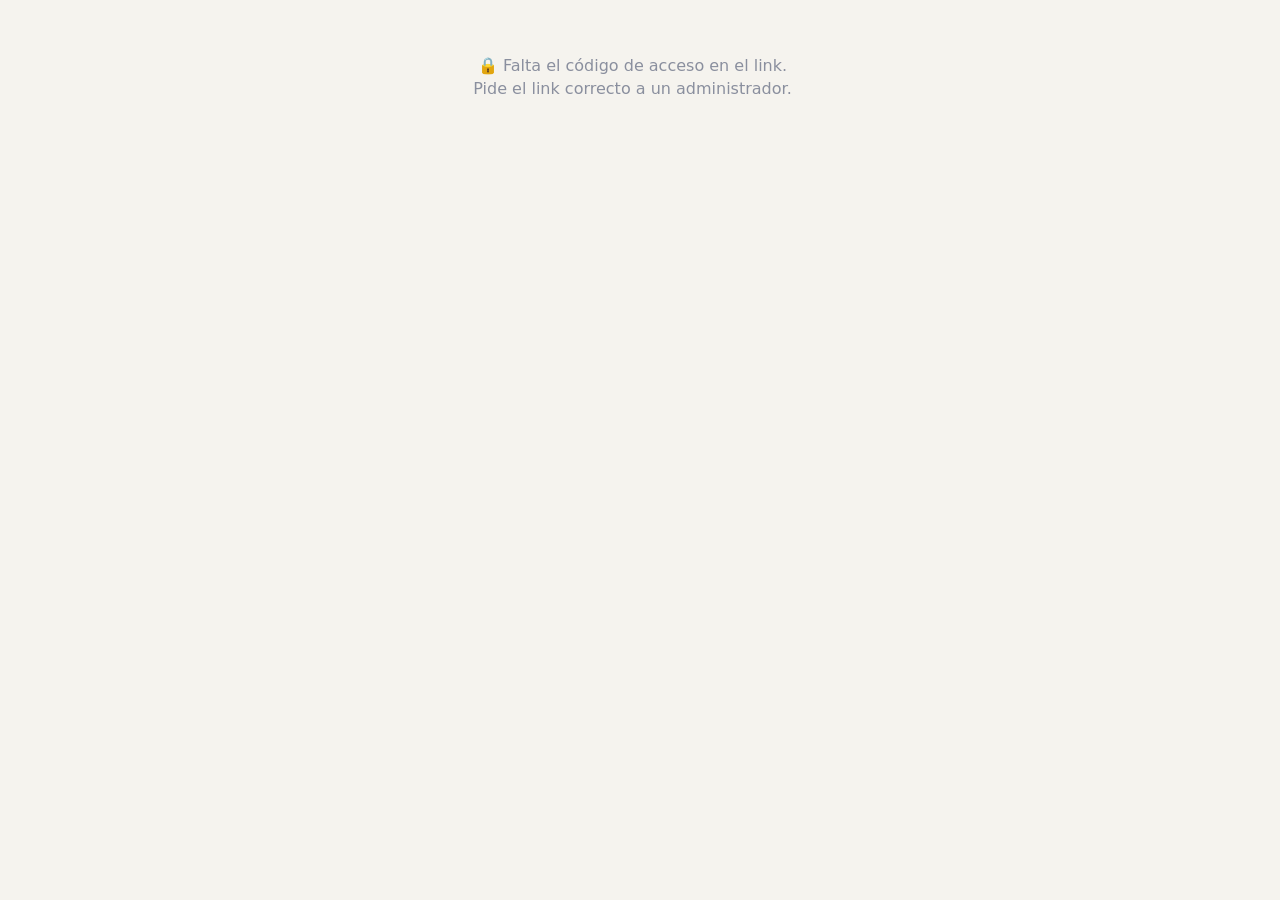
<file: programa.html>
<!doctype html>
<html lang="es">
<head>
  <meta charset="utf-8">
  <meta name="viewport" content="width=device-width, initial-scale=1, maximum-scale=1, viewport-fit=cover">
  <title>Programa · Arpas</title>
  <meta name="robots" content="noindex, nofollow">
  <meta name="theme-color" content="#000000">
  <meta name="apple-mobile-web-app-capable" content="yes">
  <meta name="apple-mobile-web-app-title" content="Programa">
  <link rel="icon" type="image/svg+xml" href="icons/arpas-mark-reverse.svg">
  <link rel="apple-touch-icon" href="icons/arpas-icon-180.png">
  <link rel="stylesheet" href="css/styles.css">
  <style>
    body { padding: calc(14px + var(--safe-t)) 14px calc(30px + var(--safe-b)); }
    .pg { max-width: 760px; margin: 0 auto; }
    .pg-head { display: flex; align-items: center; gap: 12px; margin-bottom: 14px; }
    .pg-head img { width: 44px; height: 44px; border-radius: 12px; }
    .pg-head h1 { font-size: 19px; margin: 0; }
    .pg-head small { color: var(--texto-3); font-size: 12px; }
    .pg-mes { display: flex; align-items: center; justify-content: space-between; margin: 0 0 14px; }
    .pg-mes b { font-size: 17px; }
    .pg-dia { border-left: 4px solid var(--acento); }
    .pg-dia.pasado { opacity: .55; }
    .pg-dia.proximo { box-shadow: 0 0 0 1px var(--acento) inset; }
    .pg-dia h2 { font-size: 16px; margin: 0 0 2px; display: flex; gap: 8px; align-items: baseline; flex-wrap: wrap; }
    .pg-dia .cuando { color: var(--texto-2); font-size: 13.5px; }
    .pg-voces { margin: 10px 0 4px; font-size: 14px; }
    .pg-voces b { color: var(--acento-2); }
    .pg-sub { font-size: 11.5px; font-weight: 800; text-transform: uppercase; letter-spacing: .6px; color: var(--texto-2); margin: 12px 0 4px; }
    .pg-can { border-top: 1px solid var(--linea); padding: 9px 0; }
    .pg-can:first-of-type { border-top: 0; }
    .pg-can-top { display: flex; gap: 10px; align-items: flex-start; }
    .pg-can .n { color: var(--texto-3); font-weight: 700; min-width: 18px; }
    .pg-can .info { flex: 1; min-width: 0; }
    .pg-can .info b { display: block; }
    .pg-can .info small { color: var(--texto-2); }
    .pg-can .acc { display: flex; gap: 6px; flex-wrap: wrap; justify-content: flex-end; }
    .pg-letra { margin: 8px 0 2px 28px; background: var(--bg-2); border-radius: 10px; padding: 10px 12px; font-size: 15.5px; line-height: 1.45; white-space: pre-wrap; }
    .pg-letra .sec { display: block; font-weight: 800; font-size: 11.5px; text-transform: uppercase; letter-spacing: .7px; color: var(--info); margin: 10px 0 2px; }
    .pg-letra .sec:first-child { margin-top: 0; }
    .pg-vacio { text-align: center; color: var(--texto-3); padding: 40px 10px; }
  </style>
</head>
<body>
  <div class="pg" id="pg"><div class="pg-vacio">Cargando…</div></div>
  <div id="toast" class="toast" hidden></div>
  <script type="module" src="js/programa.js"></script>
</body>
</html>
</file>
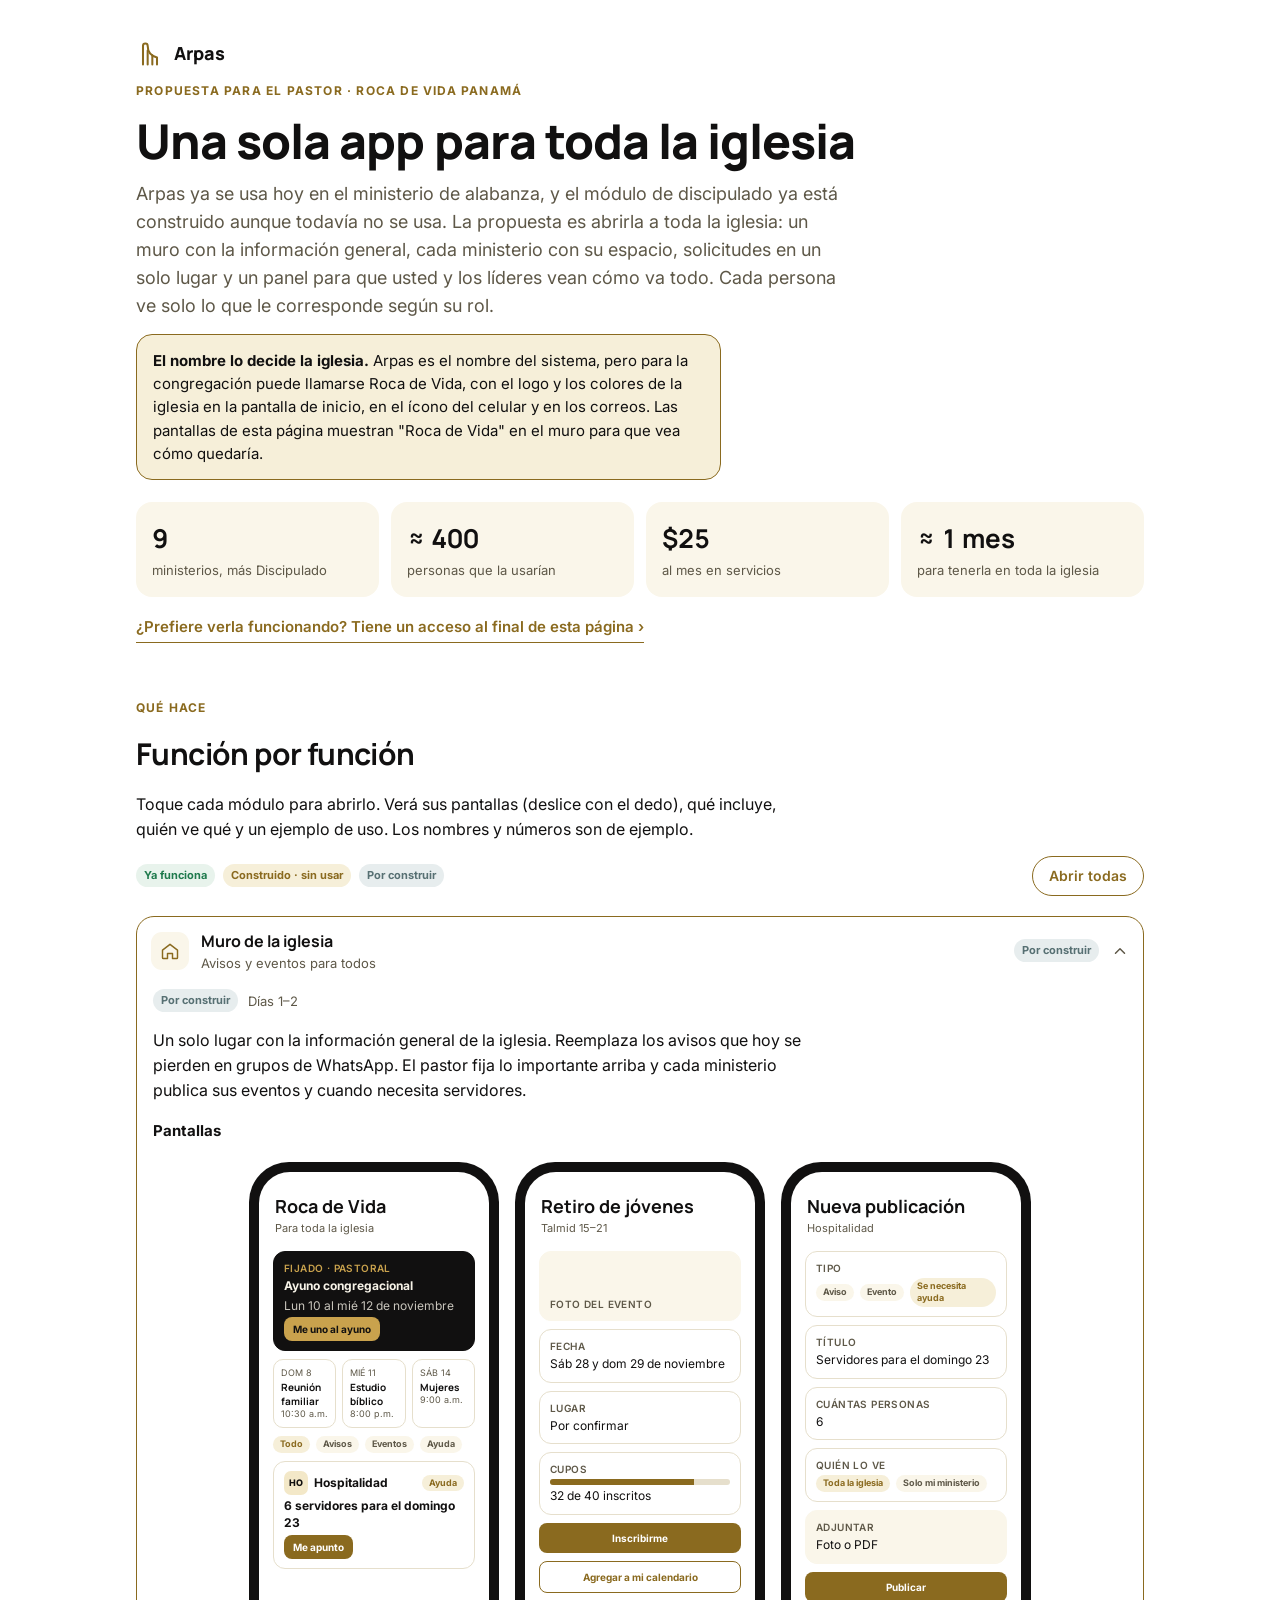
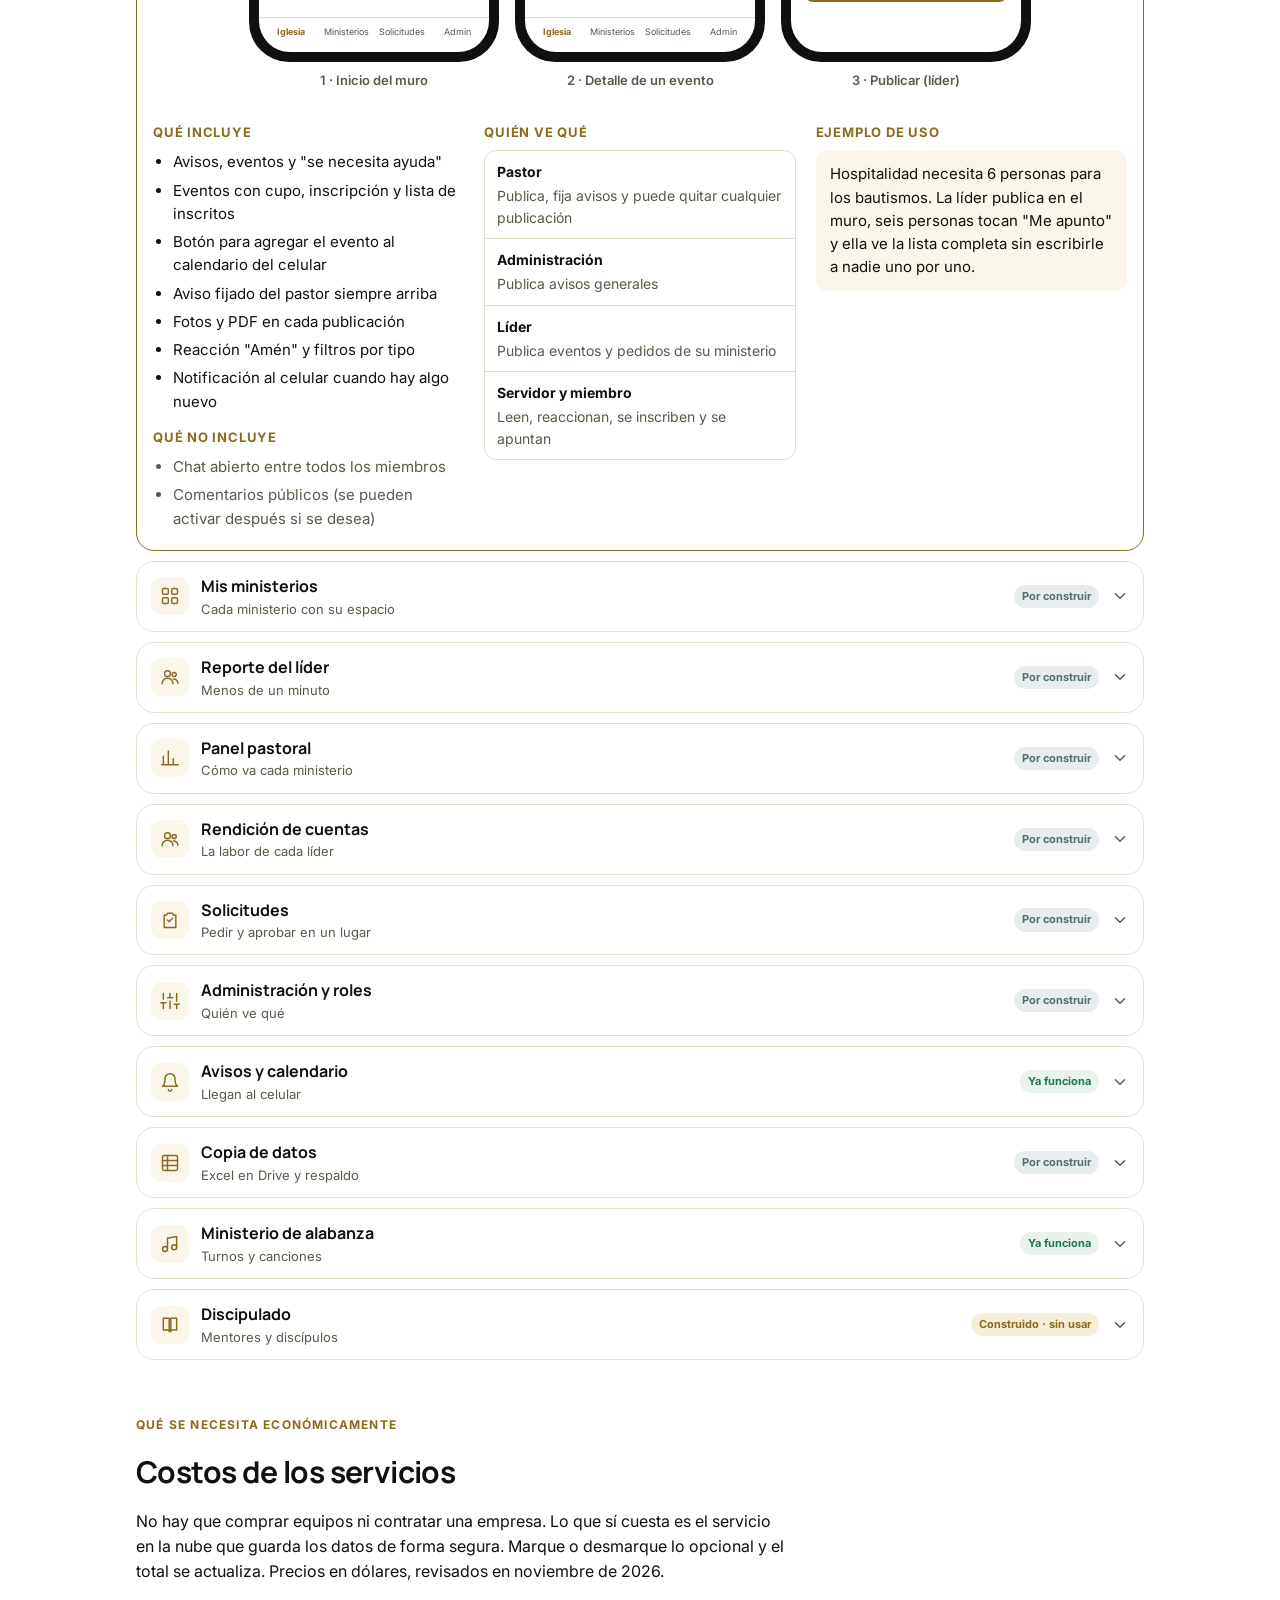
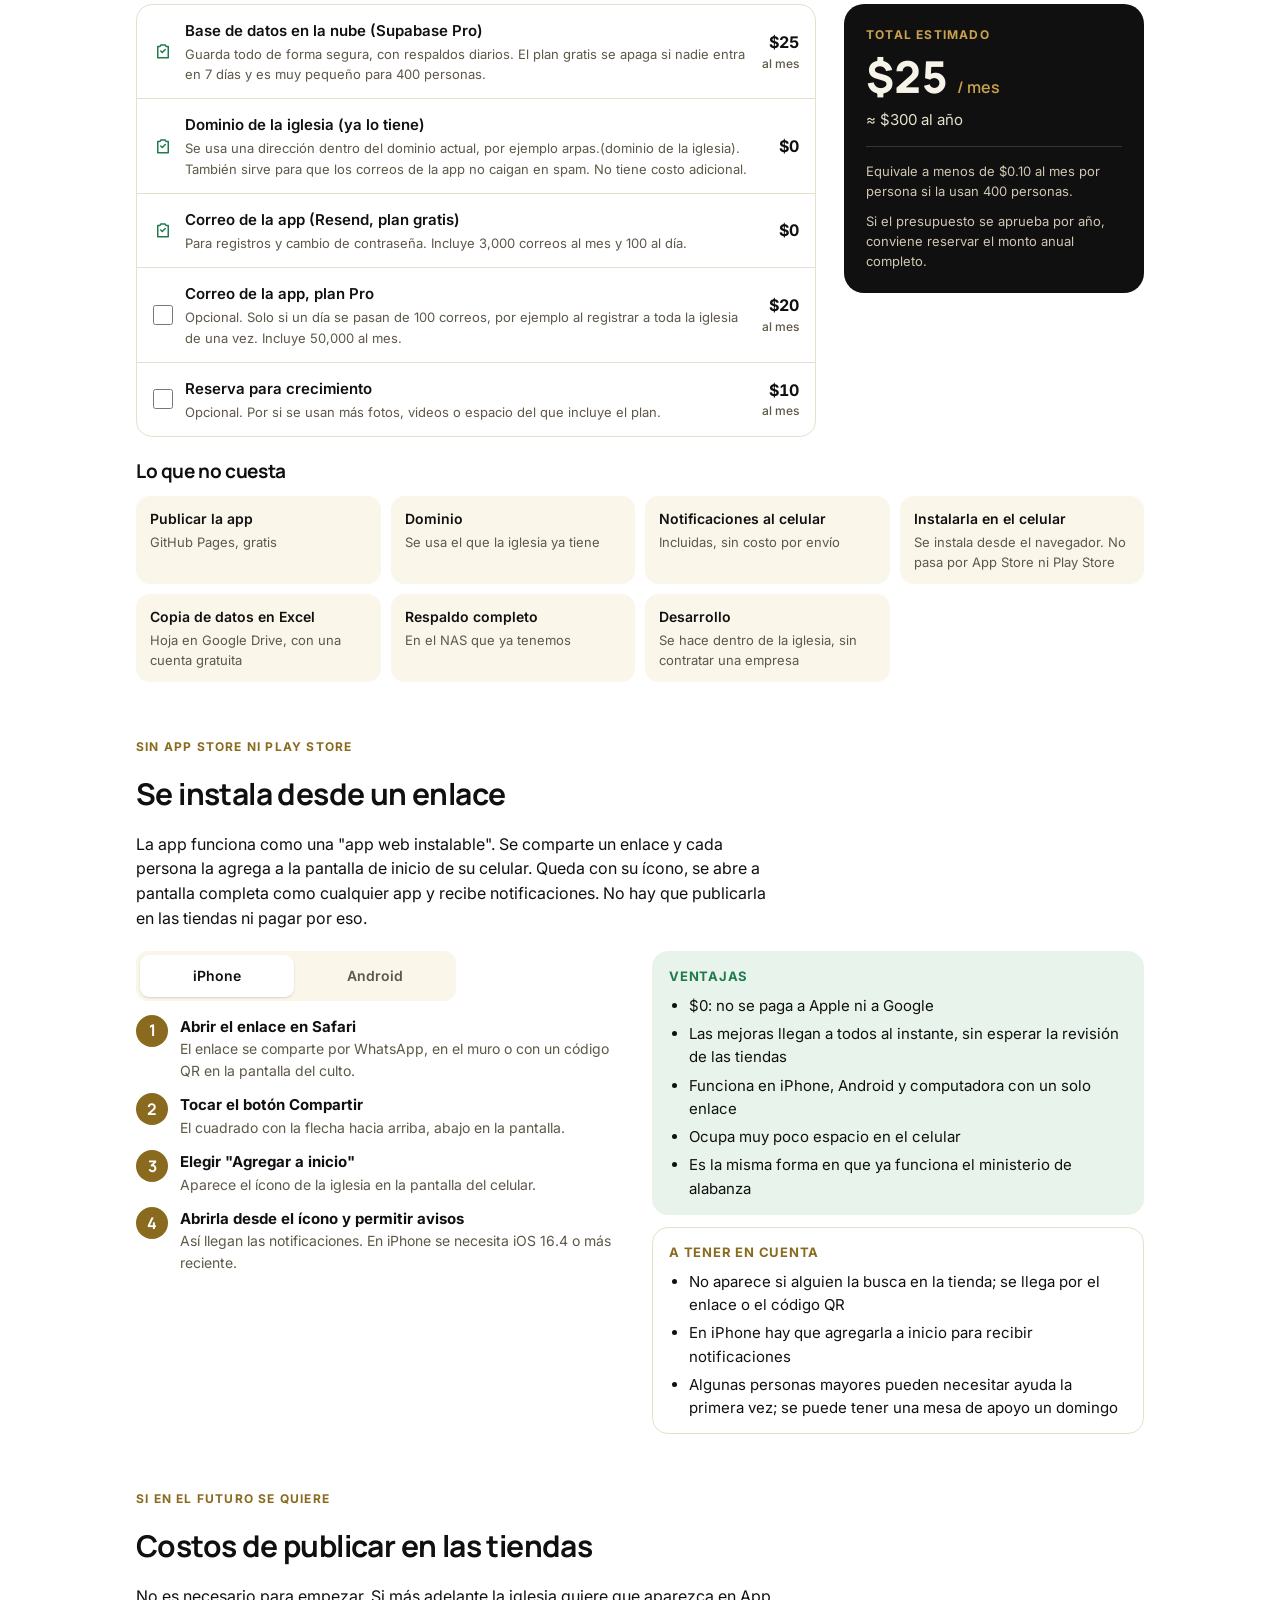
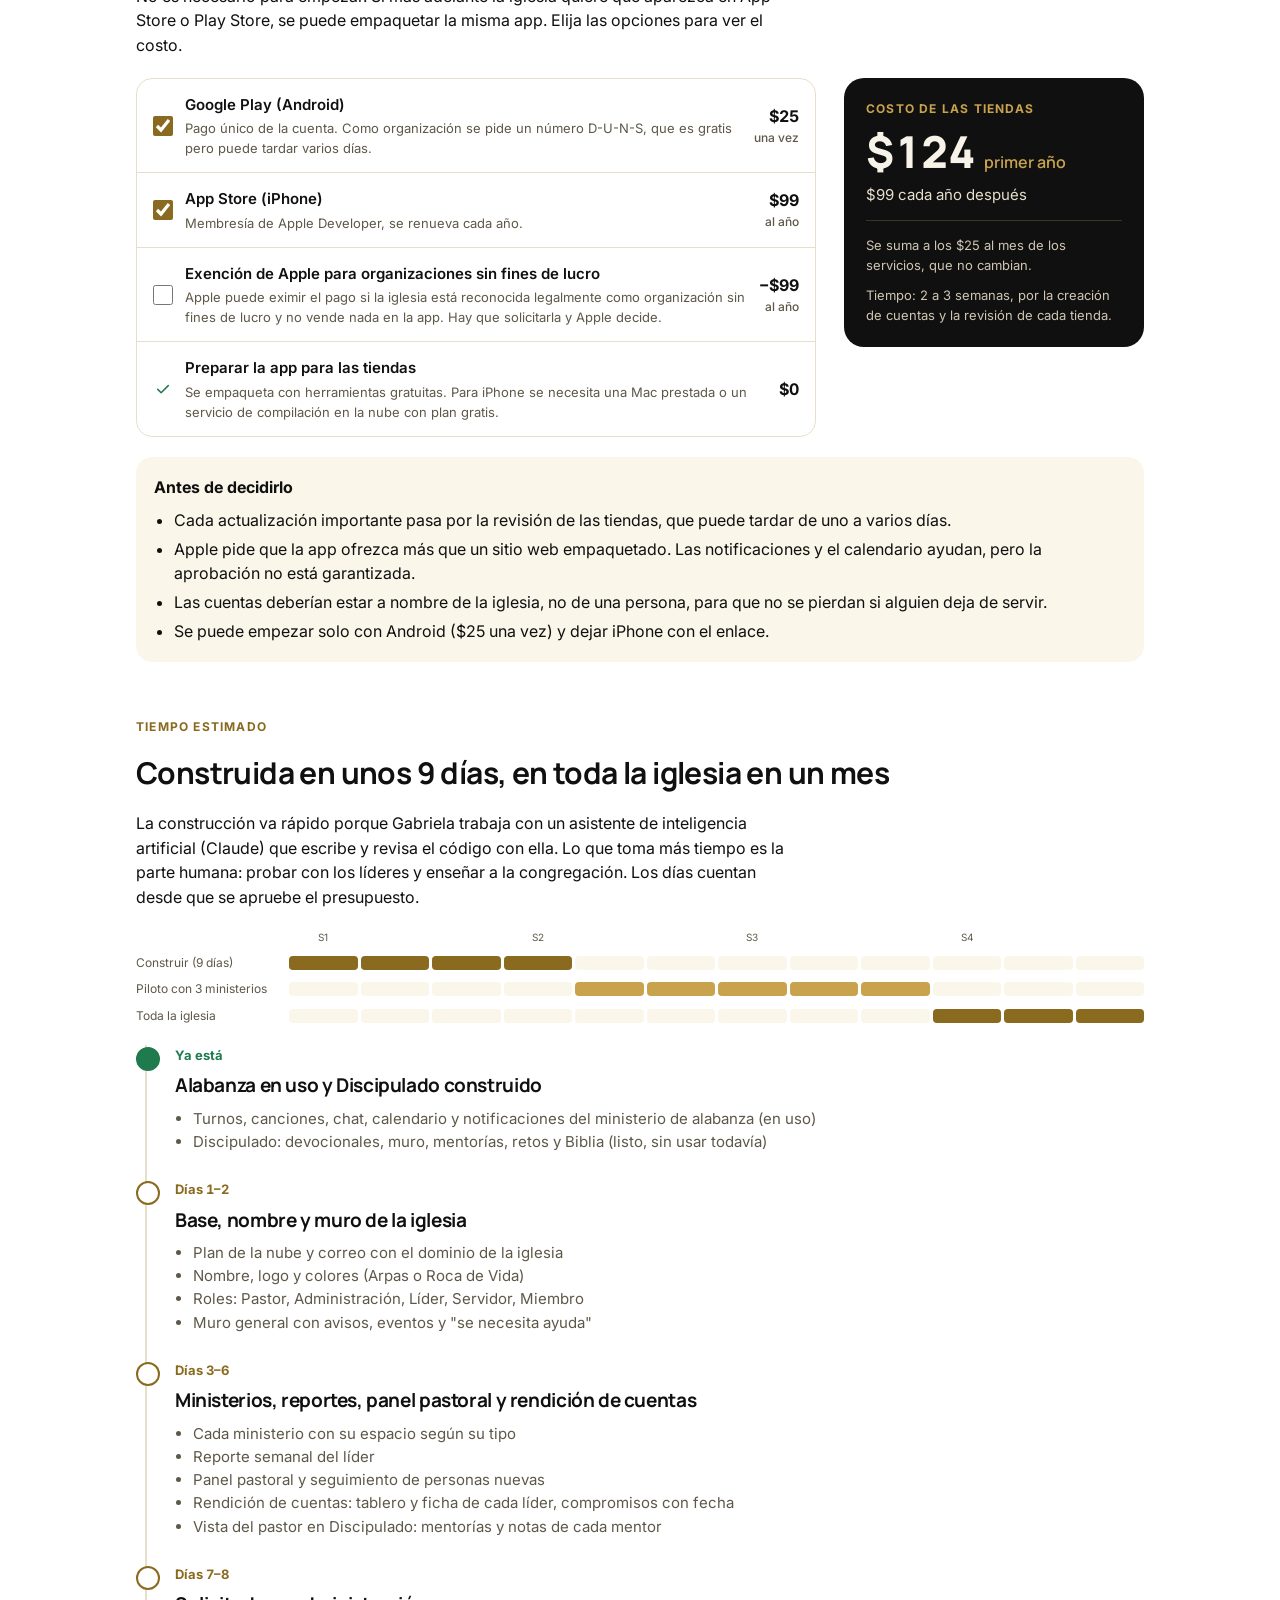
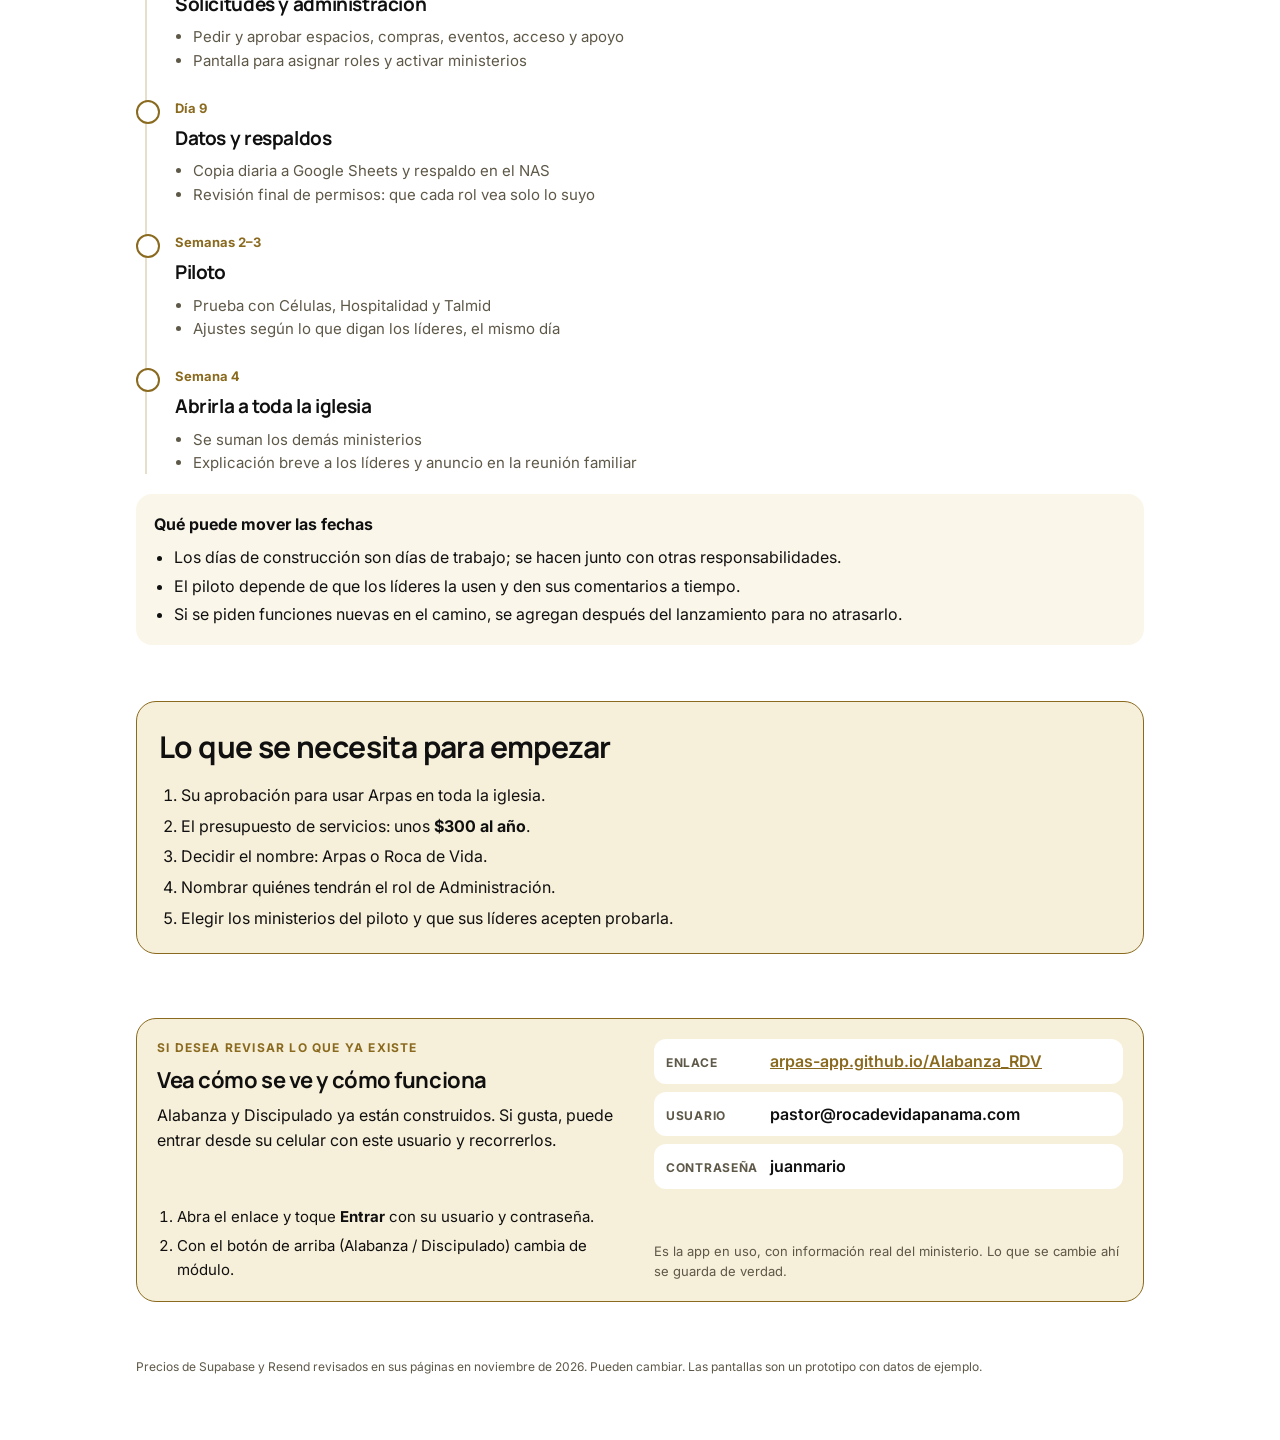
<file: propuesta.html>
<!doctype html>
<html lang="es">
<head>
<meta charset="utf-8">
<meta name="viewport" content="width=device-width, initial-scale=1, viewport-fit=cover">
<meta name="robots" content="noindex, nofollow">
<link rel="icon" href="icons/arpas-icon-192.png">
<style>:root{color-scheme:light;padding-top:env(safe-area-inset-top,0px);padding-bottom:env(safe-area-inset-bottom,0px)}body{margin:0}img{max-width:100%}[hidden]{display:none!important}</style>
<title>Arpas para Roca de Vida</title>
<meta name="claude:viewport-fit-sides" content="cover">
<link rel="stylesheet" href="https://fonts.googleapis.com/css2?family=Manrope:wght@600;700;800&family=Inter:wght@400;500;600;700&display=swap">
<style>
/* Layout: una columna de lectura; menú de funciones a la izquierda + teléfono a la derecha en escritorio, apilados en el celular */
:root{
  --bg:#FFFFFF; --surface:#FAF6EA; --vanilla:#F3E8C8; --line:#E6DFCC;
  --ink:#111010; --muted:#5E5848; --gold:#8A6A1F; --gold-bright:#C9A24D; --gold-soft:#F6EFD9;
  --ok:#1F7A4D; --ok-soft:#E8F3EC; --plan:#577073; --plan-soft:#E7EDEE;
  --phone:#111010; --screen:#FFFFFF; --on-dark:#F7F3E8;
  --display:Manrope, Inter, system-ui, sans-serif; --body:Inter, system-ui, sans-serif;
}
@media (prefers-color-scheme: dark){:root:not([data-theme="light"]){
  --bg:#141210; --surface:#1D1A16; --vanilla:#2A2419; --line:#35302A;
  --ink:#F3EEE2; --muted:#B3AA97; --gold:#D9B45E; --gold-bright:#E3C374; --gold-soft:#2E2718;
  --ok:#5CC08A; --ok-soft:#183223; --plan:#8FB0B3; --plan-soft:#1D2A2C;
  --phone:#000000; --screen:#1B1815; --on-dark:#F7F3E8; color-scheme:dark}}
:root[data-theme="dark"]{
  --bg:#141210; --surface:#1D1A16; --vanilla:#2A2419; --line:#35302A;
  --ink:#F3EEE2; --muted:#B3AA97; --gold:#D9B45E; --gold-bright:#E3C374; --gold-soft:#2E2718;
  --ok:#5CC08A; --ok-soft:#183223; --plan:#8FB0B3; --plan-soft:#1D2A2C;
  --phone:#000000; --screen:#1B1815; --on-dark:#F7F3E8; color-scheme:dark}
*{box-sizing:border-box}
body{background:var(--bg);color:var(--ink);font-family:var(--body);font-size:16px;line-height:1.55}
.wrap{max-width:1040px;margin:0 auto;padding-block:40px 64px;padding-left:max(16px,env(safe-area-inset-left,0px));padding-right:max(16px,env(safe-area-inset-right,0px));display:flex;flex-direction:column;gap:56px}
h1,h2,h3{font-family:var(--display);text-wrap:balance;margin:0;letter-spacing:-.02em}
h1{font-size:clamp(32px,6vw,48px);line-height:1.08;font-weight:800}
h2{font-size:clamp(24px,4vw,30px);font-weight:700}
h3{font-size:19px;font-weight:700}
p{margin:0;max-width:65ch}
.eyebrow{font-size:12px;font-weight:700;letter-spacing:.1em;text-transform:uppercase;color:var(--gold)}
.lead{font-size:18px;color:var(--muted)}
section{display:flex;flex-direction:column;gap:20px}
.head{display:flex;flex-direction:column;gap:14px}
.brand{display:flex;align-items:center;gap:10px;font-family:var(--display);font-weight:800;font-size:18px}
.brand svg{color:var(--gold)}
.facts{display:grid;grid-template-columns:repeat(auto-fit,minmax(180px,1fr));gap:12px;margin-top:8px}
.fact{background:var(--surface);border-radius:16px;padding:16px;display:flex;flex-direction:column;gap:2px}
.fact b{font-family:var(--display);font-size:26px;font-variant-numeric:tabular-nums}
.fact span{font-size:13px;color:var(--muted)}

/* Funciones */
.funcs{display:grid;grid-template-columns:minmax(0,300px) minmax(0,1fr);gap:28px;align-items:start}
.menu{display:flex;flex-direction:column;gap:6px}
.menu button{all:unset;box-sizing:border-box;cursor:pointer;display:flex;align-items:center;gap:12px;padding:12px 14px;border-radius:14px;border:1px solid transparent;min-height:52px}
.menu button:hover{background:var(--surface)}
.menu button:focus-visible{outline:2px solid var(--gold);outline-offset:2px}
.menu button[aria-selected="true"]{background:var(--gold-soft);border-color:var(--gold)}
.menu .ic{width:36px;height:36px;border-radius:10px;background:var(--surface);display:flex;align-items:center;justify-content:center;color:var(--gold);flex-shrink:0}
.menu button[aria-selected="true"] .ic{background:var(--bg)}
.menu .tx{display:flex;flex-direction:column;min-width:0;flex:1}
.menu .tx b{font-size:15px;font-weight:600}
.menu .tx small{font-size:12px;color:var(--muted)}
.pill{font-size:11px;font-weight:700;padding:3px 8px;border-radius:999px;white-space:nowrap}
.pill.ok{color:var(--ok);background:var(--ok-soft)}
.pill.plan{color:var(--plan);background:var(--plan-soft)}
.detail{display:grid;grid-template-columns:minmax(0,1fr) 300px;gap:28px;align-items:start}
.info{display:flex;flex-direction:column;gap:14px;min-width:0}
.info ul{margin:0;padding-left:20px;display:flex;flex-direction:column;gap:6px}
.who{display:flex;flex-wrap:wrap;gap:6px}
.who span{font-size:12px;font-weight:600;padding:5px 10px;border-radius:999px;background:var(--surface);color:var(--muted)}
.meta{display:flex;gap:10px;flex-wrap:wrap;font-size:13px;color:var(--muted);align-items:center}

/* Teléfono */
.phone{width:100%;max-width:300px;aspect-ratio:300/600;background:var(--phone);border-radius:40px;padding:10px;justify-self:center}
.screen{width:100%;height:100%;background:var(--screen);border-radius:31px;overflow:hidden;display:flex;flex-direction:column;font-size:12px;line-height:1.4}
.sc-top{padding:22px 16px 10px;display:flex;flex-direction:column;gap:2px}
.sc-top b{font-family:var(--display);font-size:18px}
.sc-top span{color:var(--muted);font-size:11px}
.sc-body{flex:1;overflow:hidden;padding:4px 14px;display:flex;flex-direction:column;gap:8px}
.sc-nav{display:grid;grid-template-columns:repeat(4,1fr);border-top:1px solid var(--line);padding:8px 4px 14px;font-size:9px;color:var(--muted);text-align:center}
.sc-nav .on{color:var(--gold);font-weight:700}
.c{border:1px solid var(--line);border-radius:12px;padding:9px 10px;display:flex;flex-direction:column;gap:3px}
.c.dark{background:var(--phone);border-color:var(--phone);color:var(--on-dark)}
.c.dark small{color:var(--gold-bright)}
.c.soft{background:var(--surface);border-color:var(--surface)}
.c small{font-size:10px;color:var(--muted);font-weight:600;letter-spacing:.04em;text-transform:uppercase}
.row{display:flex;gap:6px;align-items:center}
.grid3{display:grid;grid-template-columns:repeat(3,1fr);gap:6px}
.grid2{display:grid;grid-template-columns:repeat(2,1fr);gap:6px}
.k{border:1px solid var(--line);border-radius:10px;padding:7px;display:flex;flex-direction:column}
.k b{font-family:var(--display);font-size:16px}
.k span{font-size:9px;color:var(--muted)}
.btn{background:var(--gold);color:#FFFFFF;border-radius:8px;padding:5px 9px;font-weight:700;font-size:10px;align-self:flex-start}
.btn.ghost{background:transparent;color:var(--gold);border:1px solid var(--gold)}
.chip{font-size:9px;font-weight:700;padding:2px 7px;border-radius:999px;background:var(--gold-soft);color:var(--gold)}
.chip.ok{background:var(--ok-soft);color:var(--ok)}
.bars{display:flex;align-items:flex-end;gap:5px;height:56px}
.bars i{flex:1;background:var(--line);border-radius:3px 3px 1px 1px}
.bars i:last-child{background:var(--gold)}
.av{width:24px;height:24px;border-radius:7px;background:var(--vanilla);display:flex;align-items:center;justify-content:center;font-weight:800;font-size:9px;flex-shrink:0}

/* Costos */
.costs{display:grid;grid-template-columns:minmax(0,1fr) 300px;gap:28px;align-items:start}
.tbl{display:flex;flex-direction:column;border:1px solid var(--line);border-radius:16px;overflow:hidden}
.li{display:grid;grid-template-columns:auto minmax(0,1fr) auto;gap:12px;align-items:center;padding:14px 16px;border-top:1px solid var(--line)}
.li:first-child{border-top:0}
.li label{display:contents;cursor:pointer}
.li input{width:20px;height:20px;accent-color:var(--gold);margin:0}
.li .d{display:flex;flex-direction:column;gap:2px;min-width:0}
.li .d b{font-weight:600;font-size:15px}
.li .d small{font-size:13px;color:var(--muted)}
.li .p{font-variant-numeric:tabular-nums;font-weight:700;text-align:right;white-space:nowrap}
.li .p small{display:block;font-weight:500;font-size:12px;color:var(--muted)}
.lock{width:20px;height:20px;color:var(--ok);display:flex;align-items:center;justify-content:center}
.total{background:var(--phone);color:var(--on-dark);border-radius:20px;padding:22px;display:flex;flex-direction:column;gap:10px;position:sticky;top:calc(env(safe-area-inset-top,0px) + 16px)}
.total .big{font-family:var(--display);font-size:44px;font-weight:800;font-variant-numeric:tabular-nums;line-height:1}
.total .big small{font-size:16px;font-weight:600;color:var(--gold-bright)}
.total .yr{font-size:15px;color:#E6DFCC}
.total hr{border:0;border-top:1px solid #3A342A;margin:4px 0;width:100%}
.total p{font-size:13px;color:#CFC6B3}
.free{display:grid;grid-template-columns:repeat(auto-fit,minmax(200px,1fr));gap:10px}
.free div{background:var(--surface);border-radius:14px;padding:12px 14px;font-size:14px;display:flex;flex-direction:column;gap:2px}
.free b{font-weight:600}
.free span{font-size:13px;color:var(--muted)}

/* Tiempo */
.phases{display:flex;flex-direction:column;gap:0;border-left:2px solid var(--line);margin-left:9px}
.ph{position:relative;padding:0 0 26px 28px;display:flex;flex-direction:column;gap:6px}
.ph:last-child{padding-bottom:0}
.ph::before{content:"";position:absolute;left:-11px;top:2px;width:20px;height:20px;border-radius:50%;background:var(--bg);border:2px solid var(--gold)}
.ph.done::before{background:var(--ok);border-color:var(--ok)}
.ph .w{font-size:13px;font-weight:700;color:var(--gold);font-variant-numeric:tabular-nums}
.ph.done .w{color:var(--ok)}
.ph ul{margin:0;padding-left:18px;color:var(--muted);font-size:15px}
.gantt{display:flex;flex-direction:column;gap:8px;overflow-x:auto}
.gr{display:grid;grid-template-columns:150px repeat(12,minmax(22px,1fr));gap:3px;align-items:center;font-size:12px;min-width:520px}
.gr span{color:var(--muted)}
.gr i{height:14px;border-radius:4px;background:var(--surface)}
.gr i.on{background:var(--gold)}
.gr i.pilot{background:var(--gold-bright)}
.gr.hd i{background:none;height:auto;font-style:normal;font-size:10px;color:var(--muted);text-align:center}
.note{background:var(--surface);border-radius:16px;padding:18px;display:flex;flex-direction:column;gap:8px}
.note ul{margin:0;padding-left:20px;display:flex;flex-direction:column;gap:4px}
.ask{border:1px solid var(--gold);border-radius:20px;padding:22px;display:flex;flex-direction:column;gap:12px;background:var(--gold-soft)}
.ask ol{margin:0;padding-left:22px;display:flex;flex-direction:column;gap:6px}
footer{font-size:12px;color:var(--muted)}

@media (max-width:820px){
  .funcs,.detail,.costs{grid-template-columns:minmax(0,1fr)}
  .menu{flex-direction:row;overflow-x:auto;padding-bottom:6px}
  .menu button{flex:0 0 auto;min-width:200px}
  .total{position:static}
}
@media (prefers-reduced-motion:no-preference){.detail{animation:none}}

/* Módulos en acordeón */
.legend{display:flex;flex-wrap:wrap;gap:8px;align-items:center}
.legend button{margin-left:auto;font:inherit;font-size:14px;font-weight:600;color:var(--gold);background:none;border:1px solid var(--gold);border-radius:999px;min-height:40px;padding:0 16px;cursor:pointer}
.pill.prop{color:var(--gold);background:var(--gold-soft)}
.mods{display:flex;flex-direction:column;gap:10px}
.mod{border:1px solid var(--line);border-radius:18px;background:var(--bg)}
.mod[open]{border-color:var(--gold)}
.mod summary{list-style:none;cursor:pointer;display:flex;align-items:center;gap:12px;padding:12px 14px;min-height:60px}
.mod summary::-webkit-details-marker{display:none}
.mod summary:focus-visible{outline:2px solid var(--gold);outline-offset:2px;border-radius:18px}
.mod .ic{width:38px;height:38px;border-radius:11px;background:var(--surface);display:flex;align-items:center;justify-content:center;color:var(--gold);flex-shrink:0}
.mod .tx{display:flex;flex-direction:column;min-width:0;flex:1}
.mod .tx b{font-size:16px;font-weight:700;font-family:var(--display)}
.mod .tx small{font-size:13px;color:var(--muted)}
.mod .chev{color:var(--muted);display:flex;transition:transform .2s}
.mod[open] .chev{transform:rotate(180deg)}
@media (max-width:520px){.mod summary .pill{display:none}}
.mbody{padding:4px 16px 20px;display:flex;flex-direction:column;gap:16px;min-width:0}
.mbody .meta{display:flex;gap:10px;flex-wrap:wrap;font-size:13px;color:var(--muted);align-items:center}
.shots-h{display:flex;align-items:baseline;gap:10px}
.shots-h b{font-size:15px}
.swipe{font-size:13px;color:var(--muted)}
.track{display:flex;gap:16px;overflow-x:auto;scroll-snap-type:x mandatory;padding:4px 2px 10px;-webkit-overflow-scrolling:touch}
.track:focus-visible{outline:2px solid var(--gold);outline-offset:2px;border-radius:12px}
.shot{flex:0 0 250px;margin:0;scroll-snap-align:center;display:flex;flex-direction:column;gap:8px;align-items:center}
.shot figcaption{font-size:13px;font-weight:600;color:var(--muted)}
.shot .phone{width:250px;max-width:100%}
@media (min-width:880px){.swipe.few{display:none}.track{justify-content:safe center}}
.cols{display:grid;grid-template-columns:repeat(3,minmax(0,1fr));gap:20px}
@media (max-width:820px){.cols{grid-template-columns:minmax(0,1fr)}}
.col{display:flex;flex-direction:column;gap:8px;min-width:0}
.col h4{margin:6px 0 0;font-size:13px;font-weight:700;letter-spacing:.06em;text-transform:uppercase;color:var(--gold)}
.col ul{margin:0;padding-left:20px;display:flex;flex-direction:column;gap:5px;font-size:15px}
.col ul.no{color:var(--muted)}
.roles{display:flex;flex-direction:column;border:1px solid var(--line);border-radius:12px;overflow:hidden}
.roles div{display:flex;flex-direction:column;gap:2px;padding:10px 12px;border-top:1px solid var(--line);font-size:14px}
.roles div:first-child{border-top:0}
.roles span{color:var(--muted)}
.ej{background:var(--surface);border-radius:12px;padding:12px 14px;font-size:15px}
/* Piezas de las pantallas */
.chip.off{background:var(--surface);color:var(--muted)}
.chip.warn{background:#FBEDEB;color:#B3362C}
.meter{height:6px;border-radius:3px;background:var(--line);overflow:hidden}
.meter i{display:block;height:100%;background:var(--gold)}
.okc{width:44px;height:44px;border-radius:50%;background:var(--ok-soft);color:var(--ok);display:flex;align-items:center;justify-content:center}
.sw{width:28px;height:16px;border-radius:999px;background:var(--line);padding:2px;display:flex}
.sw i{width:12px;height:12px;border-radius:50%;background:#FFFFFF}
.sw.on{background:var(--ok);justify-content:flex-end}
.tb .tr{display:grid;grid-template-columns:1.4fr 1fr 1fr;font-size:10px}
.tb .tr span{padding:6px;border-top:1px solid var(--line)}
.tb .tr:first-child span{border-top:0;background:var(--surface)}
.steps{display:flex;flex-direction:column;gap:0;border-left:2px solid var(--line);margin-left:6px}
.st{position:relative;padding:0 0 12px 14px;display:flex;flex-direction:column}
.st::before{content:"";position:absolute;left:-6px;top:2px;width:10px;height:10px;border-radius:50%;background:var(--screen);border:2px solid var(--line)}
.st.done::before{background:var(--ok);border-color:var(--ok)}
.st span{color:var(--muted);font-size:10px}
.bub{align-self:flex-start;background:var(--surface);border-radius:12px 12px 12px 4px;padding:7px 10px;max-width:80%}
.bub.me{align-self:flex-end;background:var(--gold);color:#FFFFFF;border-radius:12px 12px 4px 12px}
.name-note{background:var(--gold-soft);border:1px solid var(--gold);border-radius:16px;padding:14px 16px;font-size:15px;max-width:65ch}
.pwa{display:grid;grid-template-columns:minmax(0,1fr) minmax(0,1fr);gap:24px;align-items:start}
@media (max-width:820px){.pwa{grid-template-columns:minmax(0,1fr)}}
.pwa-steps{display:flex;flex-direction:column;gap:14px;min-width:0}
.seg{display:grid;grid-template-columns:1fr 1fr;background:var(--surface);border-radius:12px;padding:4px;gap:4px;max-width:320px}
.seg button{font:inherit;font-size:14px;font-weight:600;min-height:42px;border:0;border-radius:9px;background:transparent;color:var(--muted);cursor:pointer}
.seg button[aria-selected="true"]{background:var(--bg);color:var(--ink);box-shadow:0 1px 2px rgba(17,16,16,.15)}
.seg button:focus-visible{outline:2px solid var(--gold)}
.steps-l{margin:0;padding:0;list-style:none;counter-reset:p;display:flex;flex-direction:column;gap:12px}
.steps-l li{counter-increment:p;display:grid;grid-template-columns:32px minmax(0,1fr);column-gap:12px}
.steps-l li::before{content:counter(p);grid-row:span 2;width:32px;height:32px;border-radius:50%;background:var(--gold);color:#FFFFFF;font-weight:700;display:flex;align-items:center;justify-content:center;font-family:var(--display)}
.steps-l b{font-size:15px}
.steps-l span{font-size:14px;color:var(--muted)}
.pwa-cmp{display:flex;flex-direction:column;gap:12px;min-width:0}
.cmp-col{border:1px solid var(--line);border-radius:16px;padding:14px 16px}
.cmp-col.good{background:var(--ok-soft);border-color:var(--ok-soft)}
.cmp-col h4{margin:0 0 8px;font-size:13px;font-weight:700;letter-spacing:.06em;text-transform:uppercase;color:var(--gold)}
.cmp-col.good h4{color:var(--ok)}
.cmp-col ul{margin:0;padding-left:20px;display:flex;flex-direction:column;gap:5px;font-size:15px}
.demo{border:1px solid var(--gold);background:var(--gold-soft);border-radius:20px;padding:20px;display:grid;grid-template-columns:minmax(0,1fr) minmax(0,1fr);gap:16px 28px;margin-top:8px}
@media (max-width:760px){.demo{grid-template-columns:minmax(0,1fr)}}
.demo-t{display:flex;flex-direction:column;gap:6px}
.demo-t h3{font-size:22px}
.demo-d{margin:0;display:flex;flex-direction:column;gap:8px}
.demo-d div{display:grid;grid-template-columns:96px minmax(0,1fr);gap:8px;align-items:baseline;background:var(--bg);border-radius:12px;padding:10px 12px}
.demo-d dt{font-size:12px;font-weight:700;letter-spacing:.06em;text-transform:uppercase;color:var(--muted)}
.demo-d dd{margin:0;font-weight:600;overflow-wrap:anywhere;user-select:all}
.demo-d a{color:var(--gold)}
.demo-p{margin:0;padding-left:20px;display:flex;flex-direction:column;gap:6px;font-size:15px}
.demo-n{font-size:13px;color:var(--muted);align-self:end}
.jump{align-self:flex-start;font-size:15px;font-weight:600;color:var(--gold);text-decoration:none;border-bottom:1px solid currentColor;padding:4px 0}
.jump:hover{opacity:.8}
.jump:focus-visible{outline:2px solid var(--gold);outline-offset:3px}
#ver-app{scroll-margin-top:16px}
</style>

</head>
<body>
<div class="wrap">
  <header class="head">
    <div class="brand">
      <svg width="28" height="28" viewBox="0 0 24 24" fill="none" stroke="currentColor" stroke-width="1.75" stroke-linecap="round" stroke-linejoin="round" aria-hidden="true"><path d="M6 21V5a2 2 0 0 1 2-2h0a2 2 0 0 1 2 2c0 6 4 9 8 10v6"/><path d="M10 9v12M14 13v8"/></svg>
      Arpas
    </div>
    <span class="eyebrow">Propuesta para el pastor · Roca de Vida Panamá</span>
    <h1>Una sola app para toda la iglesia</h1>
    <p class="lead">Arpas ya se usa hoy en el ministerio de alabanza, y el módulo de discipulado ya está construido aunque todavía no se usa. La propuesta es abrirla a toda la iglesia: un muro con la información general, cada ministerio con su espacio, solicitudes en un solo lugar y un panel para que usted y los líderes vean cómo va todo. Cada persona ve solo lo que le corresponde según su rol.</p>
    <div class="name-note"><b>El nombre lo decide la iglesia.</b> Arpas es el nombre del sistema, pero para la congregación puede llamarse Roca de Vida, con el logo y los colores de la iglesia en la pantalla de inicio, en el ícono del celular y en los correos. Las pantallas de esta página muestran "Roca de Vida" en el muro para que vea cómo quedaría.</div>
    <div class="facts">
      <div class="fact"><b>9</b><span>ministerios, más Discipulado</span></div>
      <div class="fact"><b>≈ 400</b><span>personas que la usarían</span></div>
      <div class="fact"><b id="f-mes">$25</b><span>al mes en servicios</span></div>
      <div class="fact"><b>≈ 1 mes</b><span>para tenerla en toda la iglesia</span></div>
    </div>
    <a class="jump" href="#ver-app">¿Prefiere verla funcionando? Tiene un acceso al final de esta página ›</a>
  </header>

  <section aria-labelledby="t-func">
    <div class="head">
      <span class="eyebrow">Qué hace</span>
      <h2 id="t-func">Función por función</h2>
      <p>Toque cada módulo para abrirlo. Verá sus pantallas (deslice con el dedo), qué incluye, quién ve qué y un ejemplo de uso. Los nombres y números son de ejemplo.</p>
      <div class="legend"><span class="pill ok">Ya funciona</span><span class="pill prop">Construido · sin usar</span><span class="pill plan">Por construir</span><button type="button" id="toggle-all">Abrir todas</button></div>
    </div>
    <div class="mods" id="mods"></div>
  </section>

  <section aria-labelledby="t-cost">
    <div class="head">
      <span class="eyebrow">Qué se necesita económicamente</span>
      <h2 id="t-cost">Costos de los servicios</h2>
      <p>No hay que comprar equipos ni contratar una empresa. Lo que sí cuesta es el servicio en la nube que guarda los datos de forma segura. Marque o desmarque lo opcional y el total se actualiza. Precios en dólares, revisados en noviembre de 2026.</p>
    </div>
    <div class="costs">
      <div class="tbl" id="costos"></div>
      <aside class="total" aria-live="polite">
        <span class="eyebrow" style="color:var(--gold-bright)">Total estimado</span>
        <div class="big" id="t-mes">$25 <small>/ mes</small></div>
        <div class="yr" id="t-anio">≈ $300 al año</div>
        <hr>
        <p>Equivale a menos de $0.10 al mes por persona si la usan 400 personas.</p>
        <p>Si el presupuesto se aprueba por año, conviene reservar el monto anual completo.</p>
      </aside>
    </div>
    <div class="head" style="gap:10px">
      <h3>Lo que no cuesta</h3>
      <div class="free">
        <div><b>Publicar la app</b><span>GitHub Pages, gratis</span></div>
        <div><b>Dominio</b><span>Se usa el que la iglesia ya tiene</span></div>
        <div><b>Notificaciones al celular</b><span>Incluidas, sin costo por envío</span></div>
        <div><b>Instalarla en el celular</b><span>Se instala desde el navegador. No pasa por App Store ni Play Store</span></div>
        <div><b>Copia de datos en Excel</b><span>Hoja en Google Drive, con una cuenta gratuita</span></div>
        <div><b>Respaldo completo</b><span>En el NAS que ya tenemos</span></div>
        <div><b>Desarrollo</b><span>Se hace dentro de la iglesia, sin contratar una empresa</span></div>
      </div>
    </div>
  </section>

  <section aria-labelledby="t-pwa">
    <div class="head">
      <span class="eyebrow">Sin App Store ni Play Store</span>
      <h2 id="t-pwa">Se instala desde un enlace</h2>
      <p>La app funciona como una "app web instalable". Se comparte un enlace y cada persona la agrega a la pantalla de inicio de su celular. Queda con su ícono, se abre a pantalla completa como cualquier app y recibe notificaciones. No hay que publicarla en las tiendas ni pagar por eso.</p>
    </div>
    <div class="pwa">
      <div class="pwa-steps">
        <div class="seg" role="tablist" aria-label="Tipo de celular">
          <button type="button" role="tab" id="os-ios" aria-selected="true">iPhone</button>
          <button type="button" role="tab" id="os-and" aria-selected="false">Android</button>
        </div>
        <ol class="steps-l" id="pasos-ios">
          <li><b>Abrir el enlace en Safari</b><span>El enlace se comparte por WhatsApp, en el muro o con un código QR en la pantalla del culto.</span></li>
          <li><b>Tocar el botón Compartir</b><span>El cuadrado con la flecha hacia arriba, abajo en la pantalla.</span></li>
          <li><b>Elegir "Agregar a inicio"</b><span>Aparece el ícono de la iglesia en la pantalla del celular.</span></li>
          <li><b>Abrirla desde el ícono y permitir avisos</b><span>Así llegan las notificaciones. En iPhone se necesita iOS 16.4 o más reciente.</span></li>
        </ol>
        <ol class="steps-l" id="pasos-and" hidden>
          <li><b>Abrir el enlace en Chrome</b><span>El enlace se comparte por WhatsApp, en el muro o con un código QR en la pantalla del culto.</span></li>
          <li><b>Tocar "Instalar app"</b><span>Aparece un aviso abajo, o en el menú de los tres puntos.</span></li>
          <li><b>Confirmar</b><span>El ícono queda junto a las demás apps del celular.</span></li>
          <li><b>Abrirla y permitir avisos</b><span>Las notificaciones llegan igual que en una app de la tienda.</span></li>
        </ol>
      </div>
      <div class="pwa-cmp">
        <div class="cmp-col good"><h4>Ventajas</h4><ul>
          <li>$0: no se paga a Apple ni a Google</li>
          <li>Las mejoras llegan a todos al instante, sin esperar la revisión de las tiendas</li>
          <li>Funciona en iPhone, Android y computadora con un solo enlace</li>
          <li>Ocupa muy poco espacio en el celular</li>
          <li>Es la misma forma en que ya funciona el ministerio de alabanza</li></ul></div>
        <div class="cmp-col"><h4>A tener en cuenta</h4><ul>
          <li>No aparece si alguien la busca en la tienda; se llega por el enlace o el código QR</li>
          <li>En iPhone hay que agregarla a inicio para recibir notificaciones</li>
          <li>Algunas personas mayores pueden necesitar ayuda la primera vez; se puede tener una mesa de apoyo un domingo</li></ul></div>
      </div>
    </div>
  </section>

  <section aria-labelledby="t-tiendas">
    <div class="head">
      <span class="eyebrow">Si en el futuro se quiere</span>
      <h2 id="t-tiendas">Costos de publicar en las tiendas</h2>
      <p>No es necesario para empezar. Si más adelante la iglesia quiere que aparezca en App Store o Play Store, se puede empaquetar la misma app. Elija las opciones para ver el costo.</p>
    </div>
    <div class="costs">
      <div class="tbl">
        <div class="li"><input type="checkbox" id="st-and" checked><div class="d"><b><label for="st-and">Google Play (Android)</label></b><small>Pago único de la cuenta. Como organización se pide un número D-U-N-S, que es gratis pero puede tardar varios días.</small></div><div class="p">$25<small>una vez</small></div></div>
        <div class="li"><input type="checkbox" id="st-ios" checked><div class="d"><b><label for="st-ios">App Store (iPhone)</label></b><small>Membresía de Apple Developer, se renueva cada año.</small></div><div class="p">$99<small>al año</small></div></div>
        <div class="li"><input type="checkbox" id="st-waiver"><div class="d"><b><label for="st-waiver">Exención de Apple para organizaciones sin fines de lucro</label></b><small>Apple puede eximir el pago si la iglesia está reconocida legalmente como organización sin fines de lucro y no vende nada en la app. Hay que solicitarla y Apple decide.</small></div><div class="p">−$99<small>al año</small></div></div>
        <div class="li"><span class="lock"><svg width="18" height="18" viewBox="0 0 24 24" fill="none" stroke="currentColor" stroke-width="2" stroke-linecap="round" stroke-linejoin="round" aria-hidden="true"><path d="M5 12.5l4.5 4.5L19 7.5"/></svg></span><div class="d"><b>Preparar la app para las tiendas</b><small>Se empaqueta con herramientas gratuitas. Para iPhone se necesita una Mac prestada o un servicio de compilación en la nube con plan gratis.</small></div><div class="p">$0</div></div>
      </div>
      <aside class="total" aria-live="polite">
        <span class="eyebrow" style="color:var(--gold-bright)">Costo de las tiendas</span>
        <div class="big" id="st-1">$124 <small>primer año</small></div>
        <div class="yr" id="st-2">$99 cada año después</div>
        <hr>
        <p>Se suma a los $25 al mes de los servicios, que no cambian.</p>
        <p>Tiempo: 2 a 3 semanas, por la creación de cuentas y la revisión de cada tienda.</p>
      </aside>
    </div>
    <div class="note">
      <b>Antes de decidirlo</b>
      <ul>
        <li>Cada actualización importante pasa por la revisión de las tiendas, que puede tardar de uno a varios días.</li>
        <li>Apple pide que la app ofrezca más que un sitio web empaquetado. Las notificaciones y el calendario ayudan, pero la aprobación no está garantizada.</li>
        <li>Las cuentas deberían estar a nombre de la iglesia, no de una persona, para que no se pierdan si alguien deja de servir.</li>
        <li>Se puede empezar solo con Android ($25 una vez) y dejar iPhone con el enlace.</li>
      </ul>
    </div>
  </section>

  <section aria-labelledby="t-time">
    <div class="head">
      <span class="eyebrow">Tiempo estimado</span>
      <h2 id="t-time">Construida en unos 9 días, en toda la iglesia en un mes</h2>
      <p>La construcción va rápido porque Gabriela trabaja con un asistente de inteligencia artificial (Claude) que escribe y revisa el código con ella. Lo que toma más tiempo es la parte humana: probar con los líderes y enseñar a la congregación. Los días cuentan desde que se apruebe el presupuesto.</p>
    </div>
    <div class="gantt" role="img" aria-label="Calendario de 4 semanas: construcción en la semana 1 y parte de la 2, piloto en las semanas 2 y 3, toda la iglesia en la semana 4">
      <div class="gr hd"><span></span><i>S1</i><i></i><i></i><i>S2</i><i></i><i></i><i>S3</i><i></i><i></i><i>S4</i><i></i><i></i></div>
      <div class="gr"><span>Construir (9 días)</span><i class="on"></i><i class="on"></i><i class="on"></i><i class="on"></i><i></i><i></i><i></i><i></i><i></i><i></i><i></i><i></i></div>
      <div class="gr"><span>Piloto con 3 ministerios</span><i></i><i></i><i></i><i></i><i class="pilot"></i><i class="pilot"></i><i class="pilot"></i><i class="pilot"></i><i class="pilot"></i><i></i><i></i><i></i></div>
      <div class="gr"><span>Toda la iglesia</span><i></i><i></i><i></i><i></i><i></i><i></i><i></i><i></i><i></i><i class="on"></i><i class="on"></i><i class="on"></i></div>
    </div>
    <div class="phases">
      <div class="ph done"><span class="w">Ya está</span><h3>Alabanza en uso y Discipulado construido</h3><ul><li>Turnos, canciones, chat, calendario y notificaciones del ministerio de alabanza (en uso)</li><li>Discipulado: devocionales, muro, mentorías, retos y Biblia (listo, sin usar todavía)</li></ul></div>
      <div class="ph"><span class="w">Días 1–2</span><h3>Base, nombre y muro de la iglesia</h3><ul><li>Plan de la nube y correo con el dominio de la iglesia</li><li>Nombre, logo y colores (Arpas o Roca de Vida)</li><li>Roles: Pastor, Administración, Líder, Servidor, Miembro</li><li>Muro general con avisos, eventos y "se necesita ayuda"</li></ul></div>
      <div class="ph"><span class="w">Días 3–6</span><h3>Ministerios, reportes, panel pastoral y rendición de cuentas</h3><ul><li>Cada ministerio con su espacio según su tipo</li><li>Reporte semanal del líder</li><li>Panel pastoral y seguimiento de personas nuevas</li><li>Rendición de cuentas: tablero y ficha de cada líder, compromisos con fecha</li><li>Vista del pastor en Discipulado: mentorías y notas de cada mentor</li></ul></div>
      <div class="ph"><span class="w">Días 7–8</span><h3>Solicitudes y administración</h3><ul><li>Pedir y aprobar espacios, compras, eventos, acceso y apoyo</li><li>Pantalla para asignar roles y activar ministerios</li></ul></div>
      <div class="ph"><span class="w">Día 9</span><h3>Datos y respaldos</h3><ul><li>Copia diaria a Google Sheets y respaldo en el NAS</li><li>Revisión final de permisos: que cada rol vea solo lo suyo</li></ul></div>
      <div class="ph"><span class="w">Semanas 2–3</span><h3>Piloto</h3><ul><li>Prueba con Células, Hospitalidad y Talmid</li><li>Ajustes según lo que digan los líderes, el mismo día</li></ul></div>
      <div class="ph"><span class="w">Semana 4</span><h3>Abrirla a toda la iglesia</h3><ul><li>Se suman los demás ministerios</li><li>Explicación breve a los líderes y anuncio en la reunión familiar</li></ul></div>
    </div>
    <div class="note">
      <b>Qué puede mover las fechas</b>
      <ul>
        <li>Los días de construcción son días de trabajo; se hacen junto con otras responsabilidades.</li>
        <li>El piloto depende de que los líderes la usen y den sus comentarios a tiempo.</li>
        <li>Si se piden funciones nuevas en el camino, se agregan después del lanzamiento para no atrasarlo.</li>
      </ul>
    </div>
  </section>

  <section class="ask" aria-labelledby="t-ask">
    <h2 id="t-ask">Lo que se necesita para empezar</h2>
    <ol>
      <li>Su aprobación para usar Arpas en toda la iglesia.</li>
      <li>El presupuesto de servicios: unos <b id="t-ask-anio">$300 al año</b>.</li>
      <li>Decidir el nombre: Arpas o Roca de Vida.</li>
      <li>Nombrar quiénes tendrán el rol de Administración.</li>
      <li>Elegir los ministerios del piloto y que sus líderes acepten probarla.</li>
    </ol>
  </section>

  <section class="demo" id="ver-app" aria-labelledby="t-demo">
      <div class="demo-t"><span class="eyebrow">Si desea revisar lo que ya existe</span><h3 id="t-demo">Vea cómo se ve y cómo funciona</h3>
        <p>Alabanza y Discipulado ya están construidos. Si gusta, puede entrar desde su celular con este usuario y recorrerlos.</p></div>
      <dl class="demo-d">
        <div><dt>Enlace</dt><dd><a href="https://arpas-app.github.io/Alabanza_RDV/" target="_blank" rel="noopener">arpas-app.github.io/Alabanza_RDV</a></dd></div>
        <div><dt>Usuario</dt><dd>pastor@rocadevidapanama.com</dd></div>
        <div><dt>Contraseña</dt><dd>juanmario</dd></div>
      </dl>
      <ol class="demo-p">
        <li>Abra el enlace y toque <b>Entrar</b> con su usuario y contraseña.</li>
        <li>Con el botón de arriba (Alabanza / Discipulado) cambia de módulo.</li>
      </ol>
      <p class="demo-n">Es la app en uso, con información real del ministerio. Lo que se cambie ahí se guarda de verdad.</p>
    </section>

  <footer>Precios de Supabase y Resend revisados en sus páginas en noviembre de 2026. Pueden cambiar. Las pantallas son un prototipo con datos de ejemplo.</footer>
</div>

<script>
(function(){
  var I = {
    home:'<path d="M3 11l9-7 9 7v9a1 1 0 0 1-1 1h-5v-6H9v6H4a1 1 0 0 1-1-1z"/>',
    grid:'<rect x="3" y="3" width="7" height="7" rx="1.5"/><rect x="14" y="3" width="7" height="7" rx="1.5"/><rect x="3" y="14" width="7" height="7" rx="1.5"/><rect x="14" y="14" width="7" height="7" rx="1.5"/>',
    chart:'<path d="M4 20V10M10 20V4M16 20v-7M22 20H2"/>',
    users:'<circle cx="9" cy="8" r="3.5"/><path d="M2.5 20a6.5 6.5 0 0 1 13 0"/><circle cx="17" cy="9" r="2.5"/><path d="M16 14.5a5 5 0 0 1 5.5 5"/>',
    check:'<path d="M9 4h6l1 2h3v15H5V6h3z"/><path d="M9 12l2 2 4-4"/>',
    sliders:'<path d="M4 21v-7M4 10V3M12 21v-9M12 8V3M20 21v-5M20 12V3M1 14h6M9 8h6M17 16h6"/>',
    book:'<path d="M4 4h6a3 3 0 0 1 3 3v13a2 2 0 0 0-2-2H4z"/><path d="M20 4h-6a3 3 0 0 0-3 3v13a2 2 0 0 1 2-2h7z"/>',
    music:'<path d="M9 18V5l11-2v13"/><circle cx="6" cy="18" r="3"/><circle cx="17" cy="16" r="3"/>',
    bell:'<path d="M6 8a6 6 0 0 1 12 0c0 7 3 9 3 9H3s3-2 3-9"/><path d="M10 21a2 2 0 0 0 4 0"/>',
    sheet:'<rect x="3" y="3" width="18" height="18" rx="2"/><path d="M3 9h18M3 15h18M9 3v18"/>'
  };
  function ic(n,s){return '<svg width="'+(s||20)+'" height="'+(s||20)+'" viewBox="0 0 24 24" fill="none" stroke="currentColor" stroke-width="1.75" stroke-linecap="round" stroke-linejoin="round" aria-hidden="true">'+I[n]+'</svg>';}
  function nav(on){var t=['Iglesia','Ministerios','Solicitudes','Admin'];return '<div class="sc-nav">'+t.map(function(x,i){return '<span class="'+(i===on?'on':'')+'">'+x+'</span>';}).join('')+'</div>';}
  function scr(t,s,body,on){return '<div class="phone" aria-hidden="true"><div class="screen"><div class="sc-top"><b>'+t+'</b><span>'+s+'</span></div><div class="sc-body">'+body+'</div>'+(on===null?'':nav(on))+'</div></div>';}

  function r(cells){return '<div class="tr">'+cells.map(function(c){return '<span>'+c+'</span>';}).join('')+'</div>';}
  function field(l,v){return '<div class="c"><small>'+l+'</small><span>'+v+'</span></div>';}
  function tog(l,on){return '<div class="row" style="padding:6px 0;border-bottom:1px solid var(--line)"><span style="flex:1">'+l+'</span><span class="sw'+(on?' on':'')+'"><i></i></span></div>';}
  function line(a,b,ch){return '<div class="row" style="padding:6px 0;border-bottom:1px solid var(--line)"><span style="flex:1">'+a+(b?'<br><span style="color:var(--muted);font-size:10px">'+b+'</span>':'')+'</span>'+(ch||'')+'</div>';}

  var F = [
    {id:'muro',n:'Muro de la iglesia',s:'Avisos y eventos para todos',ic:'home',st:'plan',fase:'Días 1–2',
     d:'Un solo lugar con la información general de la iglesia. Reemplaza los avisos que hoy se pierden en grupos de WhatsApp. El pastor fija lo importante arriba y cada ministerio publica sus eventos y cuando necesita servidores.',
     sc:[
      ['Inicio del muro', scr('Roca de Vida','Para toda la iglesia','<div class="c dark"><small>Fijado · Pastoral</small><b>Ayuno congregacional</b><span style="opacity:.8">Lun 10 al mié 12 de noviembre</span><span class="btn" style="background:var(--gold-bright);color:#111010">Me uno al ayuno</span></div><div class="grid3"><div class="k"><span>DOM 8</span><b style="font-size:10px">Reunión familiar</b><span>10:30 a.m.</span></div><div class="k"><span>MIÉ 11</span><b style="font-size:10px">Estudio bíblico</b><span>8:00 p.m.</span></div><div class="k"><span>SÁB 14</span><b style="font-size:10px">Mujeres</b><span>9:00 a.m.</span></div></div><div class="row" style="flex-wrap:wrap"><span class="chip">Todo</span><span class="chip off">Avisos</span><span class="chip off">Eventos</span><span class="chip off">Ayuda</span></div><div class="c"><div class="row"><span class="av">HO</span><b style="flex:1">Hospitalidad</b><span class="chip">Ayuda</span></div><b>6 servidores para el domingo 23</b><span class="btn">Me apunto</span></div>',0)],
      ['Detalle de un evento', scr('Retiro de jóvenes','Talmid 15–21','<div class="c soft" style="height:70px;justify-content:flex-end"><small>Foto del evento</small></div>'+field('Fecha','Sáb 28 y dom 29 de noviembre')+field('Lugar','Por confirmar')+'<div class="c"><small>Cupos</small><div class="meter"><i style="width:80%"></i></div><span>32 de 40 inscritos</span></div><span class="btn" style="align-self:stretch;text-align:center;padding:8px">Inscribirme</span><span class="btn ghost" style="align-self:stretch;text-align:center;padding:8px">Agregar a mi calendario</span>',0)],
      ['Publicar (líder)', scr('Nueva publicación','Hospitalidad','<div class="c"><small>Tipo</small><div class="row"><span class="chip off">Aviso</span><span class="chip off">Evento</span><span class="chip">Se necesita ayuda</span></div></div>'+field('Título','Servidores para el domingo 23')+field('Cuántas personas','6')+'<div class="c"><small>Quién lo ve</small><div class="row"><span class="chip">Toda la iglesia</span><span class="chip off">Solo mi ministerio</span></div></div><div class="c soft"><small>Adjuntar</small><span>Foto o PDF</span></div><span class="btn" style="align-self:stretch;text-align:center;padding:8px">Publicar</span>',null)]
     ],
     inc:['Avisos, eventos y "se necesita ayuda"','Eventos con cupo, inscripción y lista de inscritos','Botón para agregar el evento al calendario del celular','Aviso fijado del pastor siempre arriba','Fotos y PDF en cada publicación','Reacción "Amén" y filtros por tipo','Notificación al celular cuando hay algo nuevo'],
     no:['Chat abierto entre todos los miembros','Comentarios públicos (se pueden activar después si se desea)'],
     ej:'Hospitalidad necesita 6 personas para los bautismos. La líder publica en el muro, seis personas tocan "Me apunto" y ella ve la lista completa sin escribirle a nadie uno por uno.',
     who:[['Pastor','Publica, fija avisos y puede quitar cualquier publicación'],['Administración','Publica avisos generales'],['Líder','Publica eventos y pedidos de su ministerio'],['Servidor y miembro','Leen, reaccionan, se inscriben y se apuntan']]},

    {id:'min',n:'Mis ministerios',s:'Cada ministerio con su espacio',ic:'grid',st:'plan',fase:'Días 3–6',
     d:'Cada persona ve solo los ministerios donde participa y cambia entre ellos con un toque. Cada ministerio trae las herramientas que necesita según cómo funciona.',
     sc:[
      ['Mis ministerios', scr('Mis ministerios','Hola, Ana','<div class="c soft"><small>Turnos</small><div class="row"><b style="flex:1">Alabanza</b><span class="chip ok">Dom 8</span></div></div><div class="c soft"><small>Grupos</small><div class="row"><b style="flex:1">Célula Betania</b><span class="chip">Líder</span></div></div><div class="c soft"><small>Formación</small><div class="row"><b style="flex:1">Academia · Doctrina</b><span class="chip">Clase 4/8</span></div></div><div class="c soft"><small>Grupos</small><div class="row"><b style="flex:1">Ministerio de Mujeres</b><span class="chip off">Miembro</span></div></div>',1)],
      ['Un grupo (Células)', scr('Célula Betania','Martes 7:30 p.m. · 11 miembros','<div class="grid3"><div class="k"><b>11</b><span>Miembros</span></div><div class="k"><b>9</b><span>Promedio</span></div><div class="k"><b style="color:var(--ok)">2</b><span>Nuevos</span></div></div><div class="c"><small>Asistencia de hoy</small>'+line('Rosa Díaz','Nueva','<span class="chip ok">Vino</span>')+line('Luis Gómez','','<span class="chip ok">Vino</span>')+line('Marta Ruiz','','<span class="chip off">No vino</span>')+'</div><span class="btn" style="align-self:stretch;text-align:center;padding:8px">Hacer el reporte</span>',1)],
      ['Un curso (Academia)', scr('Doctrina','Academia Roca de Vida','<div class="c"><small>Tu avance</small><div class="meter"><i style="width:50%"></i></div><span>Clase 4 de 8 · Asistencia 100%</span></div><div class="c"><small>Materiales</small>'+line('Clase 4 · La gracia','PDF','<span class="chip">Abrir</span>')+line('Clase 3 · El pecado','PDF','<span class="chip off">Visto</span>')+'</div><div class="c soft"><small>Próxima clase</small><b>Domingo 8 · 1:00 p.m.</b></div><div class="c soft"><small>Al terminar</small><span>Certificado de Doctrina</span></div>',1)]
     ],
     inc:['Turnos (Alabanza, Audiovisuales, Hospitalidad): calendario, disponibilidad e intercambio de turnos','Grupos (Células, Talmid, Mujeres, Hombres): miembros, asistencia y seguimiento de nuevos','Formación (Academia: Roca Kids, Nuevo Inicio, Doctrina, Liderazgo): cursos, clases, materiales y avance','Acción social (Bendecido para Bendecir): voluntarios y ayudas entregadas, en privado','Roca Kids: solo asistencia y contacto de los padres','Una persona puede estar en varios ministerios a la vez'],
     no:['Datos médicos o de salud','Cuentas propias para niños'],
     ej:'Ana es líder de la célula Betania, canta en Alabanza y estudia Doctrina. Abre Arpas y ve las tres cosas. En Alabanza solo ve su turno; en la célula, como líder, ve la lista de asistencia.',
     who:[['Líder','Administra miembros, asistencia, materiales y quién entra'],['Servidor','Ve su turno, su grupo o su curso'],['Miembro','Puede pedir unirse a un ministerio']]},

    {id:'rep',n:'Reporte del líder',s:'Menos de un minuto',ic:'users',st:'plan',fase:'Días 3–6',
     d:'Después de cada reunión el líder llena un reporte corto desde el celular. Así el pastor tiene la información al día sin hojas de papel ni mensajes sueltos.',
     sc:[
      ['Llenar el reporte', scr('Reporte','Célula Betania · martes 4','<div class="grid2"><span class="btn" style="text-align:center;align-self:stretch">Sí, nos reunimos</span><span class="btn ghost" style="text-align:center;align-self:stretch">No hubo</span></div><div class="c"><div class="row"><b style="flex:1">Asistentes</b><span class="chip off">−</span><b style="font-size:15px">9</b><span class="chip">+</span></div></div><div class="c"><div class="row"><b style="flex:1">Personas nuevas</b><span class="chip off">−</span><b style="font-size:15px">1</b><span class="chip">+</span></div></div>'+field('Tema','Permanecer en la vid · Juan 15')+field('Para el pastor (privado)','Orar por la familia Gómez')+'<span class="btn" style="align-self:stretch;text-align:center;padding:8px">Enviar reporte</span>',null)],
      ['Reporte enviado', scr('Reporte','Célula Betania','<div style="display:flex;flex-direction:column;align-items:center;gap:8px;padding:30px 0;text-align:center"><span class="okc">'+ic('check',22)+'</span><b style="font-size:15px">Reporte enviado</b><span style="color:var(--muted)">9 asistentes y 1 persona nueva. Ya aparece en el panel del pastor.</span></div><div class="c soft"><small>Seguimiento</small><span>Rosa Díaz quedó en la lista de nuevos. Le llega un mensaje de bienvenida.</span></div>',null)],
      ['Historial del líder', scr('Mis reportes','Célula Betania','<div class="c soft"><small>Asistencia · 8 semanas</small><div class="bars"><i style="height:55%"></i><i style="height:60%"></i><i style="height:50%"></i><i style="height:65%"></i><i style="height:60%"></i><i style="height:70%"></i><i style="height:75%"></i><i style="height:80%"></i></div></div>'+line('Martes 4 nov','9 asistentes · 1 nuevo','<span class="chip ok">Enviado</span>')+line('Martes 28 oct','8 asistentes','<span class="chip ok">Enviado</span>')+line('Martes 21 oct','No hubo reunión','<span class="chip off">Sin reunión</span>'),null)]
     ],
     inc:['Reporte semanal con botones, sin escribir mucho','Recordatorio automático al líder si no lo envía','Las personas nuevas pasan a una lista de seguimiento','Peticiones privadas que solo lee el pastor','Historial y gráfica para el propio líder','Sirve para Células, Talmid, Mujeres, Hombres y Academia'],
     no:['Finanzas u ofrendas del grupo'],
     ej:'El martes a las 9:00 p.m., al terminar la célula, Ana llena el reporte en 40 segundos. El miércoles por la mañana el pastor ya lo ve en su panel, con la persona nueva lista para darle seguimiento.',
     who:[['Líder','Envía y edita sus reportes'],['Pastor','Lee todos, incluidas las peticiones privadas'],['Administración','Ve los números, no las peticiones privadas']]},

    {id:'pastor',n:'Panel pastoral',s:'Cómo va cada ministerio',ic:'chart',st:'plan',fase:'Días 3–6',
     d:'Un resumen para el pastor con la semana, el mes y los últimos 6 meses. Avisa cuando un grupo no reportó y muestra a las personas nuevas para que nadie se quede sin seguimiento.',
     sc:[
      ['Resumen de la semana', scr('Panel pastoral','Semana del 2 al 8 de noviembre','<div class="row"><span class="chip">Semana</span><span class="chip off">Mes</span><span class="chip off">6 meses</span></div><div class="grid3"><div class="k"><b>412</b><span>Asistencia</span></div><div class="k"><b style="color:var(--ok)">18</b><span>Nuevos</span></div><div class="k"><b>96%</b><span>Reportes</span></div></div><div class="c soft"><small>Últimas 8 semanas</small><div class="bars"><i style="height:60%"></i><i style="height:58%"></i><i style="height:66%"></i><i style="height:64%"></i><i style="height:70%"></i><i style="height:80%"></i><i style="height:76%"></i><i style="height:82%"></i></div></div><div class="c"><div class="row"><b style="flex:1">Células</b><span class="chip warn">4 sin reporte</span></div></div><div class="c"><div class="row"><b style="flex:1">Talmid 15–21</b><span class="chip ok">+5 nuevos</span></div></div>',null)],
      ['Detalle de un ministerio', scr('Células','31 grupos · semana actual','<div class="grid3"><div class="k"><b>27</b><span>Reunidos</span></div><div class="k"><b>184</b><span>Asistentes</span></div><div class="k"><b style="color:var(--ok)">12</b><span>Nuevos</span></div></div>'+line('Célula Betania','Ana Martínez · 9 asist.','<span class="chip ok">Reportó</span>')+line('Célula Emaús','Carlos Rivera','<span class="chip warn">Sin reporte</span>')+line('Célula Siloé','Lucía Méndez · 12 asist.','<span class="chip ok">Reportó</span>')+'<span class="btn" style="align-self:stretch;text-align:center;padding:8px;background:var(--ink);color:var(--bg)">Recordar a los 4 que faltan</span>',null)],
      ['Personas nuevas', scr('Seguimiento','18 personas nuevas este mes','<div class="row"><span class="chip">Todas</span><span class="chip off">Sin llamar</span></div>'+line('Rosa Díaz','Célula Betania · 4 nov','<span class="chip warn">Sin llamar</span>')+line('Pedro Arias','Reunión familiar · 2 nov','<span class="chip">Llamado</span>')+line('Laura Vega','Talmid 15–21 · 1 nov','<span class="chip ok">En un grupo</span>')+line('Jorge Ríos','Reunión familiar · 26 oct','<span class="chip ok">En Nuevo Inicio</span>'),null)]
     ],
     inc:['Asistencia, personas nuevas y servidores activos','Vista de semana, mes y 6 meses','Detalle por ministerio con su tendencia','Alertas de reportes pendientes y recordatorio con un toque','Lista de personas nuevas con su estado de seguimiento','Los números se copian a Excel cada noche'],
     no:['Datos de diezmos u ofrendas'],
     ej:'El lunes por la mañana el pastor abre el panel: ve que 4 células no reportaron y les manda un recordatorio con un toque. Luego revisa las 18 personas nuevas y ve que a Rosa todavía nadie la ha llamado.',
     who:[['Pastor','Todos los ministerios'],['Líder','El mismo panel, solo con su ministerio'],['Administración','Los números generales']]},

    {id:'cuentas',n:'Rendición de cuentas',s:'La labor de cada líder',ic:'users',st:'plan',fase:'Días 3–6',
     d:'Un tablero para que el pastor vea, de un vistazo, cómo va la labor de cada líder: si reporta a tiempo, si da seguimiento a las personas nuevas, cómo crece su grupo y si cumple los compromisos acordados. Cada líder ve su propia ficha, la misma que ve el pastor.',
     sc:[
      ['Tablero de líderes', scr('Rendición de cuentas','24 líderes · noviembre','<div class="grid3"><div class="k"><b style="color:var(--ok)">18</b><span>Al día</span></div><div class="k"><b style="color:#8A5A00">4</b><span>Atención</span></div><div class="k"><b style="color:#B3362C">2</b><span>Atrasados</span></div></div><div class="row"><span class="chip">Todos</span><span class="chip off">Células</span><span class="chip off">Talmid</span><span class="chip off">Alabanza</span></div>'+line('Carlos Rivera','Célula Emaús · 3 semanas sin reporte','<span class="chip warn">Atrasado</span>')+line('Pedro Pérez','Célula Jericó · 2 tareas vencidas','<span class="chip" style="background:#FBF1DA;color:#8A5A00">Atención</span>')+line('Ana Martínez','Célula Betania · reportes 8/8','<span class="chip ok">Al día</span>')+line('Lucía Méndez','Hospitalidad · reportes 4/4','<span class="chip ok">Al día</span>'),null)],
      ['Ficha del líder', scr('Ana Martínez','Líder · Célula Betania','<div class="grid3"><div class="k"><b>8/8</b><span>Reportes a tiempo</span></div><div class="k"><b>5/6</b><span>Nuevos con seguimiento</span></div><div class="k"><b style="color:var(--ok)">+3</b><span>Crecimiento</span></div></div><div class="c soft"><small>Asistencia · 8 semanas</small><div class="bars"><i style="height:55%"></i><i style="height:60%"></i><i style="height:50%"></i><i style="height:65%"></i><i style="height:60%"></i><i style="height:70%"></i><i style="height:75%"></i><i style="height:80%"></i></div></div><div class="c"><small>Compromisos</small>'+line('Formar un colíder','Vence 30 nov','<span class="chip off">En curso</span>')+line('Visitar a la familia Gómez','Hecho 2 nov','<span class="chip ok">Hecho</span>')+'</div>',null)],
      ['Compromisos y reunión 1 a 1', scr('Nuevo compromiso','Para Pedro Pérez','<div class="c"><small>Qué se acordó</small><span>Enviar el reporte cada martes después de la célula</span></div>'+field('Fecha límite','Martes 11 de noviembre')+'<div class="c"><small>Recordatorio</small><div class="row"><span class="chip">Un día antes</span><span class="chip off">El mismo día</span></div></div><div class="c soft"><small>Reunión 1 a 1 · notas privadas del pastor</small><span>Está con mucha carga en el trabajo. Buscar quién lo apoye con la célula.</span></div><span class="btn" style="align-self:stretch;text-align:center;padding:8px">Asignar compromiso</span>',null)]
     ],
     inc:['Semáforo por líder: al día, atención o atrasado','Reportes enviados a tiempo y asistencia de su grupo','Seguimiento a las personas nuevas: a cuántas llamó o visitó','Compromisos asignados por el pastor, con fecha límite y recordatorio','El líder marca cada compromiso como hecho y deja un comentario','Notas privadas del pastor de cada reunión 1 a 1','Historial de 6 meses por líder','Incluye a los mentores de Discipulado: mentorías y notas de seguimiento'],
     no:['Ranking o comparación pública entre líderes','Evaluaciones que vean otros líderes'],
     ej:'Antes de la reunión mensual de líderes, el pastor abre el tablero: Carlos lleva 3 semanas sin reportar y Pedro tiene 2 compromisos vencidos. Los llama, anota lo conversado en su reunión 1 a 1 y les asigna un compromiso con fecha. A ellos les llega el recordatorio al celular.',
     who:[['Pastor','Ve a todos los líderes, asigna compromisos y escribe notas privadas'],['Líder','Ve su propia ficha (lo mismo que ve el pastor de él) y marca sus compromisos'],['Administración','No tiene acceso']]},

    {id:'sol',n:'Solicitudes',s:'Pedir y aprobar en un lugar',ic:'check',st:'plan',fase:'Días 7–8',
     d:'Todo lo que hoy se pide por mensaje queda registrado: espacios, compras, eventos, acceso a un ministerio o apoyo de otro ministerio. Cada solicitud le llega a quien la debe aprobar, y quien la pidió recibe aviso de la respuesta.',
     sc:[
      ['Por revisar', scr('Solicitudes','Vista del pastor','<div class="grid3"><div class="k"><b style="color:#B3362C">6</b><span>Por revisar</span></div><div class="k"><b style="color:var(--ok)">14</b><span>Aprobadas</span></div><div class="k"><b>1.4 d</b><span>Respuesta</span></div></div><div class="c"><div class="row"><span class="chip">Espacio</span><span style="color:var(--muted)">Alabanza</span></div><b>Salón 2 · jueves 13, 7:00 p.m.</b><div class="grid2"><span class="btn ghost" style="text-align:center;align-self:stretch">Rechazar</span><span class="btn" style="text-align:center;align-self:stretch">Aprobar</span></div></div><div class="c"><div class="row"><span class="chip">Compra</span><span style="color:var(--muted)">Audiovisuales</span></div><b>Cables XLR · $85</b><span style="color:var(--muted)">Cotización adjunta</span></div>',2)],
      ['Hacer una solicitud', scr('Nueva solicitud','Audiovisuales','<div class="c"><small>Tipo</small><div class="row" style="flex-wrap:wrap"><span class="chip off">Espacio</span><span class="chip">Compra</span><span class="chip off">Evento</span><span class="chip off">Apoyo</span></div></div>'+field('Qué se necesita','Cables XLR y adaptadores')+field('Monto','$85.00')+field('Para cuándo','Antes del domingo 16')+'<div class="c soft"><small>Adjunto</small><span>cotizacion.pdf</span></div><span class="btn" style="align-self:stretch;text-align:center;padding:8px">Enviar solicitud</span>',2)],
      ['Seguimiento de quien pidió', scr('Mi solicitud','Cables XLR · $85','<div class="steps"><div class="st done"><b>Enviada</b><span>Lun 3 nov, 6:10 p.m.</span></div><div class="st done"><b>En revisión</b><span>Administración</span></div><div class="st done"><b>Aprobada</b><span>Mar 4 nov, 9:30 a.m.</span></div><div class="st"><b>Comprada</b><span>Pendiente</span></div></div><div class="c soft"><small>Nota de administración</small><span>Aprobado. Retirar el dinero en la oficina.</span></div>',2)]
     ],
     inc:['Tipos: espacios, compras, eventos, acceso y apoyo de otro ministerio','Cada tipo le llega a la persona correcta','Montos, fechas y archivos adjuntos (cotizaciones)','Calendario de salones para evitar dos reuniones a la misma hora','Aviso al celular cuando se aprueba o se rechaza','Historial de todo lo aprobado','Ayudas sociales en privado'],
     no:['Pagos o transferencias desde la app','La contabilidad de la iglesia'],
     ej:'El líder de Sonido necesita cables. Llena la solicitud con la cotización. Administración la aprueba al día siguiente y a él le llega el aviso al celular, sin perseguir a nadie por WhatsApp.',
     who:[['Pastor','Ve y aprueba todas'],['Administración','Aprueba espacios y compras'],['Líder','Pide y ve las de su ministerio'],['Servidor y miembro','Piden unirse a un ministerio']]},

    {id:'adm',n:'Administración y roles',s:'Quién ve qué',ic:'sliders',st:'plan',fase:'Días 7–8',
     d:'Una sola app con roles distintos. Desde aquí se asignan los roles, se aprueba a quién se registra y se activan o pausan los ministerios.',
     sc:[
      ['Roles', scr('Administración','Una sola app · cada quien ve lo suyo','<div class="c"><div class="row"><span class="av" style="background:var(--ink);color:var(--bg)">P</span><b style="flex:1">Pastor</b><span style="color:var(--muted)">2</span></div></div><div class="c"><div class="row"><span class="av">A</span><b style="flex:1">Administración</b><span style="color:var(--muted)">3</span></div></div><div class="c"><div class="row"><span class="av">L</span><b style="flex:1">Líder de ministerio</b><span style="color:var(--muted)">24</span></div></div><div class="c"><div class="row"><span class="av">S</span><b style="flex:1">Servidor</b><span style="color:var(--muted)">118</span></div></div><div class="c"><div class="row"><span class="av">M</span><b style="flex:1">Miembro</b><span style="color:var(--muted)">312</span></div></div>',3)],
      ['Ficha de una persona', scr('Ana Martínez','Miembro desde 2019','<div class="c"><small>Rol general</small><div class="row"><span class="chip off">Miembro</span><span class="chip off">Servidor</span><span class="chip">Líder</span></div></div><div class="c"><small>Ministerios</small>'+line('Células','Líder de Betania','<span class="chip">Líder</span>')+line('Alabanza','Voz','<span class="chip off">Servidor</span>')+line('Mujeres','','<span class="chip off">Miembro</span>')+'</div><span class="btn ghost" style="align-self:stretch;text-align:center;padding:8px">Agregar a un ministerio</span>',3)],
      ['Ministerios y ajustes', scr('Ministerios','9 activos','<div class="c">'+tog('Alabanza',1)+tog('Audiovisuales',1)+tog('Células',1)+tog('Talmid',1)+tog('Academia',1)+tog('Discipulado',0)+'</div><div class="c soft"><small>Horarios</small><span>Dom 10:30 a.m. · Mié 8:00 p.m.</span></div>',3)]
     ],
     inc:['Asignar roles generales y roles por ministerio','Aprobar o rechazar a quien se registra','Activar o pausar ministerios','Horarios de la iglesia y fecha de cierre de reportes','Ver quién tiene acceso a qué en todo momento'],
     no:['Contabilidad y finanzas de la iglesia, que siguen en su sistema actual'],
     ej:'Llega una persona nueva y se registra con el enlace de la iglesia. Administración la aprueba como miembro. Cuando empieza a servir en Hospitalidad, su líder la sube a servidor de ese ministerio.',
     who:[['Pastor','Todo, incluido nombrar administración y líderes'],['Administración','Personas, registros y ministerios'],['Líder','Quién entra a su ministerio']]},

    {id:'notif',n:'Avisos y calendario',s:'Llegan al celular',ic:'bell',st:'ok',fase:'Ya funciona en Alabanza · se amplía',
     d:'Las notificaciones al celular y el calendario ya funcionan en el ministerio de alabanza. Se amplían a toda la iglesia, y cada persona elige qué avisos quiere recibir.',
     sc:[
      ['Avisos en el celular', scr('9:41','viernes 6 de noviembre','<div class="c soft"><small>Arpas · ahora</small><b>Ayuno congregacional</b><span>El pastor fijó un aviso nuevo</span></div><div class="c soft"><small>Arpas · hace 1 h</small><b>Solicitud aprobada</b><span>Salón 2 para el jueves 13</span></div><div class="c soft"><small>Arpas · ayer</small><b>Recordatorio</b><span>Falta el reporte de la célula Emaús</span></div><div class="c soft"><small>Arpas · ayer</small><b>Te toca el domingo</b><span>Alabanza · voz · 10:30 a.m.</span></div>',null)],
      ['Qué avisos recibo', scr('Notificaciones','Tú decides qué te llega','<div class="c">'+tog('Avisos del pastor',1)+tog('Eventos nuevos',1)+tog('Mis turnos',1)+tog('Mis solicitudes',1)+tog('Se necesita ayuda',0)+tog('Recordatorio de reporte',1)+'</div>',null)],
      ['Calendario del celular', scr('Noviembre','Calendario del celular','<div class="c">'+line('Dom 8 · 10:30 a.m.','Reunión familiar · te toca voz')+line('Mar 10','Célula Betania · 7:30 p.m.')+line('Mié 11 · 8:00 p.m.','Estudio bíblico · cierre del ayuno')+line('Sáb 14 · 9:00 a.m.','Reunión de mujeres')+line('Sáb 28','Retiro de jóvenes')+'</div><span style="color:var(--muted);font-size:10px">Se actualiza solo. No hay que anotar nada a mano.</span>',null)]
     ],
     inc:['Notificaciones al celular aunque la app esté cerrada','Recordatorio de turnos, reuniones y reportes','Aviso cuando se aprueba una solicitud','Turnos y eventos dentro del calendario del celular (iPhone y Android)','Cada persona elige qué avisos recibe'],
     no:['Mensajes SMS (tienen costo por mensaje)'],
     ej:'El viernes el pastor fija el aviso del ayuno. En segundos les llega a todos los que tienen activados los avisos del pastor, sin reenviarlo grupo por grupo.',
     who:[['Todos','Reciben avisos según su rol y sus ministerios']]},

    {id:'datos',n:'Copia de datos',s:'Excel en Drive y respaldo',ic:'sheet',st:'plan',fase:'Día 9',
     d:'Cada noche se guarda una copia de las estadísticas en una hoja de Google Drive que se abre en Excel. Aparte, la copia completa de todo va al NAS de la iglesia por si algún día hay que recuperar algo.',
     sc:[
      ['Hoja en Google Drive', scr('Arpas · Datos','Google Sheets · actualizado 2:00 a.m.','<div class="c" style="padding:0;overflow:hidden"><div class="tb">'+r(['<b>Grupo</b>','<b>Asist.</b>','<b>Nuevos</b>'])+r(['Betania','9','1'])+r(['Siloé','12','3'])+r(['Canaán','7','0'])+r(['Belén','11','2'])+r(['Emaús','—','—'])+'</div></div><div class="row" style="flex-wrap:wrap"><span class="chip">Asistencia</span><span class="chip off">Personas</span><span class="chip off">Reportes</span><span class="chip off">Solicitudes</span></div>',null)],
      ['Qué se copia', scr('Qué se copia','Pestañas de la hoja','<div class="c">'+line('Personas por ministerio','Nombre, rol, desde cuándo','<span class="chip ok">Sí</span>')+line('Asistencia','Por grupo y semana','<span class="chip ok">Sí</span>')+line('Reportes','Números, sin peticiones','<span class="chip ok">Sí</span>')+line('Solicitudes','Tipo, monto, estado','<span class="chip ok">Sí</span>')+line('Notas privadas','','<span class="chip warn">No</span>')+line('Ayudas sociales','','<span class="chip warn">No</span>')+'</div>',null)],
      ['Respaldo en el NAS', scr('Respaldo','NAS de la iglesia','<div style="display:flex;flex-direction:column;align-items:center;gap:8px;padding:24px 0;text-align:center"><span class="okc">'+ic('check',22)+'</span><b style="font-size:15px">Respaldo completo</b><span style="color:var(--muted)">Anoche, 2:00 a.m.</span></div>'+line('Copias guardadas','Últimos 30 días')+line('Además en la nube','Últimos 7 días'),null)]
     ],
     inc:['Hoja de Google Drive que se abre en Excel, actualizada cada noche','Pestañas: personas por ministerio, asistencia, reportes y solicitudes','Respaldo completo cada noche en el NAS','30 días de copias en el NAS y 7 días en la nube'],
     no:['Notas privadas, peticiones privadas, preguntas anónimas y ayudas sociales','Editar desde la hoja: es solo de consulta, lo que se cambie ahí no cambia la app'],
     ej:'Para la reunión anual de líderes, administración abre la hoja en Excel, filtra la asistencia del año y arma su gráfica sin pedirle datos a cada líder.',
     who:[['Pastor','Ve la hoja'],['Administración','Ve la hoja'],['Líderes','No tienen acceso a la hoja; ven lo suyo en la app']]},

    {id:'alab',n:'Ministerio de alabanza',s:'Turnos y canciones',ic:'music',st:'ok',fase:'Ya funciona',
     d:'La parte con la que empezó Arpas y que ya se usa. Organiza quién canta o toca cada domingo y el repertorio de cada reunión. Es el modelo para los demás ministerios con turnos.',
     sc:[
      ['Mi turno', scr('Alabanza','Ministerio de alabanza','<div class="c dark"><small>Domingo 8 · 10:30 a.m.</small><b>Te toca: voz</b><span style="opacity:.8">Ensayo sábado 4:00 p.m.</span></div><div class="c"><small>Equipo del domingo</small>'+line('Voz','Ana, Marta')+line('Teclado','Luis')+line('Guitarra','Pedro')+line('Batería','José')+'</div>',1)],
      ['Repertorio', scr('Repertorio','Domingo 8','<div class="c">'+line('Canción 1','Apertura','<span class="chip">G</span>')+line('Canción 2','','<span class="chip">D</span>')+line('Canción 3','Ministración','<span class="chip">A</span>')+line('Canción 4','Cierre','<span class="chip">E</span>')+'</div><div class="c soft"><small>Cada canción</small><span>Letra, acordes, tono y enlace para ensayar</span></div>',1)],
      ['Chat del ministerio', scr('Chat','Ministerio de alabanza','<div class="bub">¿Ensayamos a las 4 el sábado?</div><div class="bub me">Sí, yo llevo el teclado</div><div class="bub">Perfecto, gracias Luis</div><div class="c soft" style="margin-top:auto"><span style="color:var(--muted)">Escribe un mensaje…</span></div>',1)]
     ],
     inc:['Cronograma de turnos por domingo','Repertorio con tonos, letras y enlaces','Chat del ministerio','Calendario que se sincroniza con el celular','Avisos de turnos al celular'],
     no:[],
     ej:'El líder arma el cronograma del mes. Cada músico recibe su turno en el celular y en su calendario, y el sábado todos tienen el repertorio con los tonos correctos.',
     who:[['Líder de alabanza','Arma turnos y repertorio'],['Músicos y voces','Ven su turno, el repertorio y el chat']]},

    {id:'disc',n:'Discipulado',s:'Mentores y discípulos',ic:'book',st:'prop',fase:'Opcional · se activa cuando se apruebe',
     d:'Lo propuso Gabriela. Ya está construido dentro de Arpas, pero todavía no se usa en la iglesia. Cada mentor acompaña a sus discípulos y también tiene su propio mentor, incluido el pastor. Se puede activar cuando usted lo apruebe, sin costo adicional. Como parte de esta propuesta se agrega una vista para el pastor con las mentorías y las notas de seguimiento de cada mentor (pantallas 4 y 5).',
     sc:[
      ['Inicio', scr('Discipulado','Hoy, 6 de noviembre','<div class="c dark"><small>Devocional de hoy</small><b>Permanecer en la vid</b><span style="opacity:.8">Juan 15:1-8</span><span class="btn" style="background:var(--gold-bright);color:#111010">Leer y responder</span></div><div class="grid2"><div class="k"><b>12</b><span>Días de racha</span></div><div class="k"><b>3</b><span>Retos activos</span></div></div><div class="c"><small>Próxima mentoría</small><b>Martes 11 · 7:00 p.m.</b><span style="color:var(--muted)">Agregada a tu calendario</span></div>',null)],
      ['Vista del mentor', scr('Mis discípulos','5 personas','<div class="c">'+line('María López','Devocional hoy · racha 12','<span class="chip ok">Al día</span>')+line('Laura Vega','Último devocional hace 4 días','<span class="chip warn">Llamar</span>')+line('Carla Ríos','Mentoría el martes','<span class="chip">Agendada</span>')+'</div><div class="c soft"><small>Notas de seguimiento</small><span>Hoy solo las lee el mentor. Con la propuesta, también el pastor</span></div>',null)],
      ['Muro y preguntas', scr('Muro','Mi grupo de discipulado','<div class="c"><div class="row"><span class="av">?</span><b style="flex:1">Pregunta anónima</b><span class="chip">Pregunta</span></div><span>¿Cómo sé si estoy escuchando a Dios?</span><span style="color:var(--muted)">3 respuestas · 1 marcada como la mejor</span></div><div class="c"><div class="row"><span class="av">ML</span><b style="flex:1">María López</b></div><span>Lo que aprendí hoy en Juan 15:5</span></div>',null)],
      ['Seguimiento de mentores (pastor · propuesta)', scr('Seguimiento de mentores','Últimos 30 días','<div class="grid3"><div class="k"><b style="color:var(--ok)">3</b><span>Al día</span></div><div class="k"><b style="color:#8A5A00">1</b><span>Atención</span></div><div class="k"><b style="color:#B3362C">1</b><span>Sin actividad</span></div></div><div class="c"><div class="row"><span class="av">CR</span><b style="flex:1">Carlos R. · 4 discípulos</b><span class="chip" style="background:#FBF1DA;color:#8A5A00">Atención</span></div><span style="color:var(--muted)">3 mentorías · 1 próxima · 2 notas · <b style="color:#B3362C">1 sin mentoría</b></span></div><div class="c"><div class="row"><span class="av">LM</span><b style="flex:1">Lucía M. · 3 discípulas</b><span class="chip ok">Al día</span></div><span style="color:var(--muted)">5 mentorías · 2 próximas · 4 notas</span></div><div class="c"><div class="row"><span class="av">JC</span><b style="flex:1">José C. · 2 discípulos</b><span class="chip warn">Sin actividad</span></div><span style="color:var(--muted)">Última mentoría hace 41 días</span></div>',null)],
      ['Ficha con notas del mentor (pastor · propuesta)', scr('Laura Vega','Mentora: Lucía Méndez','<div class="c dark"><small>Seguimiento del mentor · solo lectura</small><span>Está pasando por un cambio de trabajo. Orar por eso y volver a hablar en 2 semanas.</span><span style="opacity:.7">Lucía · hace 2 días</span></div><div class="c"><small>Mentorías</small>'+line('Jue 12 nov · 6:00 p.m.','Presencial · Identidad','<span class="chip off">Próxima</span>')+line('Lun 3 nov · 6:00 p.m.','Llamada · Oración','<span class="chip ok">Realizada</span>')+line('Lun 27 oct · 6:00 p.m.','Con el grupo','<span class="chip warn">Cancelada</span>')+'</div>',null)]
     ],
     inc:['Devocional diario con respuestas y comentarios','Muro del grupo con preguntas, también anónimas','Mentorías agendadas que llegan al calendario del celular','Retos, racha y niveles de crecimiento','Biblia en 4 versiones dentro de la app','Notas de seguimiento del mentor','Cada mentor invita y aprueba a sus propios discípulos','Propuesto: el pastor ve todas las mentorías y lee las notas de seguimiento de cada mentor (sin poder editarlas)','Propuesto: semáforo por mentor con mentorías realizadas, próximas, notas y discípulos que llevan 30 días sin mentoría'],
     no:['No está en uso todavía: necesita su aprobación','Que los discípulos o los demás mentores lean las notas: siguen siendo solo del mentor y del pastor'],
     ej:'Una mentora con 5 discípulas ve de un vistazo quién lleva días sin hacer el devocional, le escribe y agenda la próxima mentoría, que aparece sola en el calendario de las dos. El pastor, en su vista de seguimiento, ve que José lleva 41 días sin mentorías y lo llama para apoyarlo.',
     who:[['Pastor','Ve el avance de todo el discipulado. Con la propuesta: todas las mentorías y las notas de seguimiento de cada mentor'],['Mentor','Ve a sus discípulos, agenda mentorías y escribe notas de seguimiento (con la propuesta, también las lee el pastor)'],['Discípulo','Hace el devocional, participa en el muro y ve sus mentorías']]}
  ];

  var ST={ok:'Ya funciona',plan:'Por construir',prop:'Construido · sin usar'};
  var list=document.getElementById('mods');
  list.innerHTML=F.map(function(f,i){
    return '<details class="mod" id="m-'+f.id+'"'+(i===0?' open':'')+'><summary><span class="ic">'+ic(f.ic)+'</span><span class="tx"><b>'+f.n+'</b><small>'+f.s+'</small></span><span class="pill '+f.st+'">'+ST[f.st]+'</span><span class="chev">'+'<svg width="18" height="18" viewBox="0 0 24 24" fill="none" stroke="currentColor" stroke-width="2" stroke-linecap="round" stroke-linejoin="round" aria-hidden="true"><path d="M6 9l6 6 6-6"/></svg></span></summary>'
      +'<div class="mbody"><div class="meta"><span class="pill '+f.st+'">'+ST[f.st]+'</span><span>'+f.fase+'</span></div><p>'+f.d+'</p>'
      +'<div class="shots-h"><b>Pantallas</b><span class="swipe'+(f.sc.length<=3?' few':'')+'">Deslice para ver las '+f.sc.length+'</span></div>'
      +'<div class="track" tabindex="0" aria-label="Pantallas de '+f.n+'">'+f.sc.map(function(s,j){return '<figure class="shot">'+s[1]+'<figcaption>'+(j+1)+' · '+s[0]+'</figcaption></figure>';}).join('')+'</div>'
      +'<div class="cols"><div class="col"><h4>Qué incluye</h4><ul class="inc">'+f.inc.map(function(x){return '<li>'+x+'</li>';}).join('')+'</ul>'
      +(f.no.length?'<h4>Qué no incluye</h4><ul class="no">'+f.no.map(function(x){return '<li>'+x+'</li>';}).join('')+'</ul>':'')+'</div>'
      +'<div class="col"><h4>Quién ve qué</h4><div class="roles">'+f.who.map(function(w){return '<div><b>'+w[0]+'</b><span>'+w[1]+'</span></div>';}).join('')+'</div></div>'
      +'<div class="col"><h4>Ejemplo de uso</h4><p class="ej">'+f.ej+'</p></div></div></div></details>';
  }).join('');
  var all=document.getElementById('toggle-all');
  all.addEventListener('click',function(){
    var ds=list.querySelectorAll('details'), abrir=[].some.call(ds,function(d){return !d.open;});
    [].forEach.call(ds,function(d){d.open=abrir;});
    all.textContent=abrir?'Cerrar todas':'Abrir todas';
  });

  /* Costos */
  var C=[
    {id:'supa',n:'Base de datos en la nube (Supabase Pro)',d:'Guarda todo de forma segura, con respaldos diarios. El plan gratis se apaga si nadie entra en 7 días y es muy pequeño para 400 personas.',m:25,req:true},
    {id:'dom',n:'Dominio de la iglesia (ya lo tiene)',d:'Se usa una dirección dentro del dominio actual, por ejemplo arpas.(dominio de la iglesia). También sirve para que los correos de la app no caigan en spam. No tiene costo adicional.',m:0,req:true},
    {id:'mail',n:'Correo de la app (Resend, plan gratis)',d:'Para registros y cambio de contraseña. Incluye 3,000 correos al mes y 100 al día.',m:0,req:true},
    {id:'mailpro',n:'Correo de la app, plan Pro',d:'Opcional. Solo si un día se pasan de 100 correos, por ejemplo al registrar a toda la iglesia de una vez. Incluye 50,000 al mes.',m:20,req:false},
    {id:'res',n:'Reserva para crecimiento',d:'Opcional. Por si se usan más fotos, videos o espacio del que incluye el plan.',m:10,req:false}
  ];
  var on={mailpro:false,res:false};
  var tbl=document.getElementById('costos');
  function money(v){return '$'+(Math.round(v*100)/100).toFixed(v%1?2:0);}
  tbl.innerHTML=C.map(function(c){
    var price=c.m===0?'$0':(c.anual?money(c.anual)+'<small>al año</small>':money(c.m)+'<small>al mes</small>');
    var ctl=c.req?'<span class="lock" title="Necesario">'+ic('check',18).replace('stroke-width="1.75"','stroke-width="2"')+'</span>':'<input type="checkbox" id="c-'+c.id+'" aria-describedby="d-'+c.id+'">';
    var lab=c.req?'<div class="d"><b>'+c.n+'</b><small id="d-'+c.id+'">'+c.d+'</small></div>':'<label for="c-'+c.id+'"></label><div class="d"><b><label for="c-'+c.id+'" style="cursor:pointer">'+c.n+'</label></b><small id="d-'+c.id+'">'+c.d+'</small></div>';
    return '<div class="li">'+ctl+(c.req?lab:lab.replace('<label for="c-'+c.id+'"></label>',''))+'<div class="p">'+price+'</div></div>';
  }).join('');
  function total(){
    var m=0; C.forEach(function(c){ if(c.req||on[c.id]) m+=c.m; });
    var mes=Math.round(m), anio=Math.round(m*12/5)*5;
    document.getElementById('t-mes').innerHTML='$'+mes+' <small>/ mes</small>';
    document.getElementById('t-anio').textContent='≈ $'+anio+' al año';
    document.getElementById('f-mes').textContent='$'+mes;
    document.getElementById('t-ask-anio').textContent='$'+anio+' al año';
  }
  C.forEach(function(c){ if(!c.req){ document.getElementById('c-'+c.id).addEventListener('change',function(e){on[c.id]=e.target.checked;total();}); } });
  total();
  /* Instalar */
  var bi=document.getElementById('os-ios'), ba=document.getElementById('os-and');
  function os(a){bi.setAttribute('aria-selected',!a);ba.setAttribute('aria-selected',a);document.getElementById('pasos-ios').hidden=a;document.getElementById('pasos-and').hidden=!a;}
  bi.addEventListener('click',function(){os(false);}); ba.addEventListener('click',function(){os(true);});
  /* Tiendas */
  var sa=document.getElementById('st-and'), si=document.getElementById('st-ios'), sw=document.getElementById('st-waiver');
  function tiendas(){
    sw.disabled=!si.checked; if(!si.checked) sw.checked=false;
    var ios=si.checked&&!sw.checked?99:0, y1=(sa.checked?25:0)+ios;
    document.getElementById('st-1').innerHTML='$'+y1+' <small>primer año</small>';
    document.getElementById('st-2').textContent=ios?'$'+ios+' cada año después':'$0 los años siguientes';
  }
  [sa,si,sw].forEach(function(x){x.addEventListener('change',tiendas);}); tiendas();
})();
</script>

</body>
</html>
</file>
<file: css/styles.css>
:root {
  --bg: #000000;
  --bg-2: #0f0f0f;
  --card: #141414;
  --card-2: #1f1f1f;
  --linea: #2a2a2a;
  --texto: #f4f4f4;
  --texto-2: #a6a6a6;
  --texto-3: #6f6f6f;
  --borde: transparent;   /* borde de tarjetas: sin borde en oscuro */
  --suave: rgba(255, 255, 255, .07);
  --acento: #e0b458;      /* dorado cálido */
  --acento-2: #f3d58f;
  --acento-txt: #1a1405;
  --ok: #4fc38a;
  --peligro: #ef6b6b;
  --info: #6ba8ef;
  --radio: 16px;
  --safe-b: env(safe-area-inset-bottom, 0px);
  --safe-t: env(safe-area-inset-top, 0px);
  --fuente-letra: 18px;
  --nav-bg: rgba(0, 0, 0, .86);
  --grad-comunicado: #1f1a0c;
  --grad-vivo: #221010;
  --offline-bg: #2a210c;
  --msg-err: #ffb4b4;
  --msg-ok: #a6f0c9;
  color-scheme: dark;
}

/* ---------- Tema claro (manual o según el sistema) ---------- */
:root[data-tema="claro"] {
  --bg: #f5f3ee; --bg-2: #ece8df; --card: #ffffff; --card-2: #f7f4ec; --linea: #ddd6c6;
  --texto: #1d1f27; --texto-2: #545a6b; --texto-3: #8a8f9e;
  --acento: #c9952c; --acento-2: #8a6110; --acento-txt: #1a1405;
  --ok: #24935d; --peligro: #d64545; --info: #2f74c9;
  --nav-bg: rgba(255, 255, 255, .92); --grad-comunicado: #fbf1d9; --grad-vivo: #fbe3e3;
  --offline-bg: #f6e7bf; --msg-err: #a12828; --msg-ok: #17683f;
  --borde: var(--linea); --suave: rgba(0, 0, 0, .06);
  color-scheme: light;
}
@media (prefers-color-scheme: light) {
  :root:not([data-tema="oscuro"]) {
    --bg: #f5f3ee; --bg-2: #ece8df; --card: #ffffff; --card-2: #f7f4ec; --linea: #ddd6c6;
    --texto: #1d1f27; --texto-2: #545a6b; --texto-3: #8a8f9e;
    --acento: #c9952c; --acento-2: #8a6110; --acento-txt: #1a1405;
    --ok: #24935d; --peligro: #d64545; --info: #2f74c9;
    --nav-bg: rgba(255, 255, 255, .92); --grad-comunicado: #fbf1d9; --grad-vivo: #fbe3e3;
    --offline-bg: #f6e7bf; --msg-err: #a12828; --msg-ok: #17683f;
    --borde: var(--linea); --suave: rgba(0, 0, 0, .06);
    color-scheme: light;
  }
}

* { box-sizing: border-box; }
html, body { margin: 0; }
/* ancho fijo: sin zoom al tocar, sin desplazamiento lateral y sin saltos de tamaño */
html {
  -webkit-text-size-adjust: 100%; text-size-adjust: 100%;
  overflow-x: hidden; scrollbar-gutter: stable;
}
body { width: 100%; max-width: 100%; overflow-x: clip; }
#app { overflow-x: clip; }
html, body, button, a, input, select, textarea, label, [onclick] { touch-action: manipulation; }
#app > * { min-width: 0; max-width: 100%; }
pre, .mono, table { max-width: 100%; }
body {
  background: var(--bg);
  color: var(--texto);
  font: 16px/1.45 system-ui, -apple-system, "Segoe UI", Roboto, sans-serif;
  -webkit-font-smoothing: antialiased;
  -webkit-tap-highlight-color: transparent;
  min-height: 100dvh;
}
a { color: var(--acento-2); }
img { max-width: 100%; }
[hidden] { display: none !important; }

#app { max-width: 720px; margin: 0 auto; padding: calc(var(--safe-t) + 8px) 16px calc(84px + var(--safe-b)); }

/* ---------- carga ---------- */
.cargando { min-height: 80dvh; display: grid; place-items: center; }
.logo-pulso { width: 110px; animation: pulso 1.6s ease-in-out infinite; }
@keyframes pulso { 50% { opacity: .45; transform: scale(.96); } }
.spinner { width: 28px; height: 28px; border: 3px solid var(--linea); border-top-color: var(--acento); border-radius: 50%; animation: gira .8s linear infinite; margin: 32px auto; }
@keyframes gira { to { transform: rotate(360deg); } }

/* ---------- encabezado ---------- */
.top { display: flex; align-items: center; gap: 12px; padding: calc(10px + var(--safe-t)) 0 14px; margin-top: calc(-1 * var(--safe-t)); position: sticky; top: 0; z-index: 5; background: linear-gradient(var(--bg) 75%, transparent); }
.top img { width: 38px; height: 38px; }
.top h1 { font-size: 21px; margin: 0; flex: 1; letter-spacing: -.2px; }
.top .sub { font-size: 12px; color: var(--texto-3); display: block; font-weight: 500; }
.avatar { width: 36px; height: 36px; border-radius: 50%; background: var(--card-2); color: var(--acento-2); display: grid; place-items: center; font-weight: 700; font-size: 14px; flex: none; border: 1px solid var(--linea); cursor: pointer; }
.avatar.sm { width: 30px; height: 30px; font-size: 12px; cursor: default; }
.atras { background: none; border: 0; color: var(--texto); font-size: 26px; padding: 0 6px 0 0; cursor: pointer; line-height: 1; }

/* ---------- navegación inferior ---------- */
.nav { position: fixed; left: 0; right: 0; bottom: 0; z-index: 10; display: flex; justify-content: center; gap: 4px; background: var(--nav-bg); backdrop-filter: blur(12px); border-top: 1px solid var(--linea); padding: 6px 8px calc(6px + var(--safe-b)); }
.nav a { flex: 1; max-width: 140px; display: flex; flex-direction: column; align-items: center; gap: 1px; padding: 6px 0; text-decoration: none; color: var(--texto-3); font-size: 11px; font-weight: 600; border-radius: 10px; position: relative; }
.nav a .ico { font-size: 21px; filter: grayscale(1) opacity(.7); }
.nav a.activo { color: var(--acento-2); }
.nav a.activo .ico { filter: none; }
.badge { position: absolute; top: 2px; right: calc(50% - 22px); background: var(--peligro); color: #fff; font-size: 10px; min-width: 17px; height: 17px; border-radius: 9px; display: grid; place-items: center; padding: 0 4px; }

/* ---------- tarjetas ---------- */
.card { background: var(--card); border: 1px solid var(--borde); border-radius: var(--radio); padding: 14px; margin-bottom: 12px; }
.card.fijada { border-color: rgba(224, 180, 88, .55); box-shadow: 0 0 0 1px rgba(224, 180, 88, .15) inset; }
.card.comunicado { background: linear-gradient(160deg, var(--grad-comunicado), var(--card) 55%); }
.post-head { display: flex; align-items: center; gap: 10px; margin-bottom: 10px; }
.post-head .quien { flex: 1; min-width: 0; }
.post-head .quien b { display: block; font-size: 15px; }
.post-head .quien small { color: var(--texto-3); font-size: 12px; }
.tag { display: inline-block; font-size: 11px; font-weight: 700; letter-spacing: .4px; text-transform: uppercase; padding: 2px 8px; border-radius: 20px; background: var(--card-2); color: var(--texto-2); }
.tag.comunicado { background: rgba(224, 180, 88, .18); color: var(--acento-2); }
.tag.fijada { background: rgba(224, 180, 88, .18); color: var(--acento-2); }
.tag.ok { background: rgba(79, 195, 138, .16); color: var(--ok); }
.tag.warn { background: rgba(239, 107, 107, .16); color: var(--peligro); }
.post-titulo { font-size: 18px; margin: 0 0 6px; }
.post-texto { white-space: pre-wrap; word-wrap: break-word; margin: 0; }
.post-frase { font-size: 20px; font-style: italic; line-height: 1.4; text-align: center; padding: 10px 6px; color: var(--acento-2); white-space: pre-wrap; }
.post-img { margin: 10px -14px 0; display: block; width: calc(100% + 28px); max-width: none; max-height: 520px; object-fit: cover; background: var(--bg-2); cursor: zoom-in; }
.video { position: relative; aspect-ratio: 16/9; margin-top: 10px; border-radius: 10px; overflow: hidden; background: #000; }
.video iframe { position: absolute; inset: 0; width: 100%; height: 100%; border: 0; }
.link-video { display: inline-flex; gap: 6px; align-items: center; margin-top: 10px; }

.reacciones { display: flex; flex-wrap: wrap; gap: 6px; margin-top: 12px; }
.reac { border: 1px solid var(--linea); background: var(--bg-2); color: var(--texto); border-radius: 20px; padding: 4px 10px; font-size: 14px; cursor: pointer; display: inline-flex; gap: 5px; align-items: center; }
.reac.mia { border-color: var(--acento); background: rgba(224, 180, 88, .14); }
.reac small { color: var(--texto-2); font-weight: 600; }
.acciones { display: flex; gap: 14px; margin-top: 10px; padding-top: 10px; border-top: 1px solid var(--linea); }
.acciones button { background: none; border: 0; color: var(--texto-2); font-size: 14px; cursor: pointer; padding: 0; }
.comentarios { margin-top: 10px; display: grid; gap: 8px; }
.comentario { display: flex; gap: 8px; align-items: flex-start; }
.comentario .burbuja { background: var(--bg-2); border-radius: 12px; padding: 7px 11px; flex: 1; min-width: 0; }
.comentario .burbuja b { font-size: 13px; }
.comentario .burbuja p { margin: 2px 0 0; white-space: pre-wrap; word-wrap: break-word; font-size: 14px; }
.comentario .burbuja small { color: var(--texto-3); font-size: 11px; }
.comentario .x { background: none; border: 0; color: var(--texto-3); cursor: pointer; font-size: 13px; }
.nuevo-com { display: flex; gap: 8px; margin-top: 4px; }
.nuevo-com input { flex: 1; }

/* ---------- formularios ---------- */
label { display: block; font-size: 13px; color: var(--texto-2); margin: 12px 0 5px; font-weight: 600; }
input, select, textarea {
  width: 100%; background: var(--bg-2); color: var(--texto); border: 1px solid var(--linea);
  border-radius: 10px; padding: 11px 12px; font: inherit; font-size: 16px; outline: none;
}
input:focus, select:focus, textarea:focus { border-color: var(--acento); }
textarea { min-height: 90px; resize: vertical; }
textarea.letra { min-height: 300px; font-family: ui-monospace, SFMono-Regular, Menlo, Consolas, monospace; font-size: 16px; line-height: 1.5; }
.fila { display: flex; gap: 10px; }
.fila > * { flex: 1; min-width: 0; }
.check { display: flex; align-items: center; gap: 8px; margin-top: 12px; color: var(--texto); font-weight: 500; }
.check input { width: auto; }
.ayuda { font-size: 12px; color: var(--texto-3); margin-top: 5px; }

.btn {
  display: inline-flex; align-items: center; justify-content: center; gap: 6px;
  border: 1px solid var(--linea); background: var(--card-2); color: var(--texto);
  padding: 10px 16px; border-radius: 10px; font: inherit; font-weight: 600; font-size: 15px; cursor: pointer; text-decoration: none;
}
.btn.prim { background: var(--acento); border-color: var(--acento); color: var(--acento-txt); }
.btn.peligro { color: var(--peligro); }
.btn.sm { padding: 6px 11px; font-size: 13px; border-radius: 8px; }
.btn.blk { width: 100%; margin-top: 16px; }
.btn:disabled { opacity: .5; cursor: default; }
.btn-ico { background: var(--card-2); border: 1px solid var(--linea); color: var(--texto); width: 38px; height: 38px; border-radius: 10px; cursor: pointer; font-size: 17px; display: grid; place-items: center; flex: none; }
.fab { position: fixed; right: max(16px, calc(50% - 344px)); bottom: calc(80px + var(--safe-b)); z-index: 9; width: 56px; height: 56px; border-radius: 50%; border: 0; background: var(--acento); color: var(--acento-txt); font-size: 30px; box-shadow: 0 6px 20px rgba(0, 0, 0, .45); cursor: pointer; }

/* ---------- login ---------- */
.auth { min-height: 88dvh; display: flex; flex-direction: column; justify-content: center; max-width: 400px; margin: 0 auto; }
.auth .logo { width: 120px; margin: 0 auto 10px; display: block; }
.auth h1 { text-align: center; font-size: 24px; margin: 0; }
.auth .lema { text-align: center; color: var(--texto-3); margin: 4px 0 20px; }
.tabs-auth { display: flex; background: var(--bg-2); border-radius: 12px; padding: 4px; gap: 4px; }
.tabs-auth button { flex: 1; border: 0; background: none; color: var(--texto-2); padding: 9px; border-radius: 9px; font: inherit; font-weight: 600; cursor: pointer; }
.tabs-auth button.activo { background: var(--card-2); color: var(--texto); }
.link { background: none; border: 0; color: var(--acento-2); font: inherit; font-size: 14px; cursor: pointer; padding: 0; margin-top: 14px; }
.msg { margin-top: 12px; padding: 10px 12px; border-radius: 10px; font-size: 14px; }
.msg.err { background: rgba(239, 107, 107, .12); color: var(--msg-err); }
.msg.ok { background: rgba(79, 195, 138, .12); color: var(--msg-ok); }

/* ---------- listas ---------- */
.buscador { position: relative; margin-bottom: 12px; }
.buscador input { padding-left: 38px; }
.buscador::before { content: "🔍"; position: absolute; left: 12px; top: 50%; transform: translateY(-50%); font-size: 14px; opacity: .6; }
.lista { display: grid; gap: 8px; }
.item { display: flex; align-items: center; gap: 12px; background: var(--card); border: 1px solid var(--borde); border-radius: 12px; padding: 12px 14px; text-decoration: none; color: inherit; cursor: pointer; }
.item .info { flex: 1; min-width: 0; }
.item .info b { display: block; white-space: nowrap; overflow: hidden; text-overflow: ellipsis; }
.item .info small { color: var(--texto-3); }
.tono-pill { font-weight: 800; font-size: 15px; min-width: 44px; text-align: center; padding: 5px 8px; border-radius: 8px; background: rgba(224, 180, 88, .14); color: var(--acento-2); }
.vacio { text-align: center; color: var(--texto-3); padding: 40px 10px; }
.vacio .grande { font-size: 40px; display: block; margin-bottom: 6px; }
.seccion-t { font-size: 13px; text-transform: uppercase; letter-spacing: .6px; color: var(--texto-3); margin: 22px 0 8px; font-weight: 700; }
.fecha-box { width: 52px; text-align: center; background: var(--bg-2); border-radius: 10px; padding: 6px 0; flex: none; }
.fecha-box b { display: block; font-size: 20px; line-height: 1; }
.fecha-box small { font-size: 11px; text-transform: uppercase; color: var(--acento-2); font-weight: 700; }
.segmentado { display: flex; gap: 6px; overflow-x: auto; padding-bottom: 4px; margin-bottom: 12px; scrollbar-width: none; }
.segmentado::-webkit-scrollbar { display: none; }
.segmentado button { flex: none; border: 1px solid var(--linea); background: var(--bg-2); color: var(--texto-2); padding: 7px 13px; border-radius: 20px; font: inherit; font-size: 14px; font-weight: 600; cursor: pointer; }
.segmentado button.activo { background: var(--acento); color: var(--acento-txt); border-color: var(--acento); }

/* ---------- canción ---------- */
.cancion-meta { display: flex; flex-wrap: wrap; gap: 6px; margin: -4px 0 12px; }
.controles { position: sticky; top: calc(62px + var(--safe-t)); z-index: 4; background: var(--bg); padding: 8px 0; display: flex; gap: 8px; align-items: center; border-bottom: 1px solid var(--linea); margin-bottom: 12px; }
.controles .tono-actual { display: flex; align-items: center; gap: 6px; }
.controles .tono-actual { background: var(--card); border: 1px solid var(--borde); border-radius: 12px; padding: 3px; gap: 2px; flex: none; }
.controles .tono-actual .btn-ico { border: 0; background: transparent; width: 34px; height: 34px; }
.controles .tono-actual select { width: auto; min-width: 64px; padding: 6px 8px; font-weight: 800; font-size: 17px; text-align: center; color: var(--acento-2); background: transparent; border: 0; }
.sel-cant { flex: 1; min-width: 0; display: flex; align-items: center; gap: 6px; background: var(--card); border: 1px solid var(--borde); border-radius: 12px; padding: 0 0 0 10px; margin: 0; }
.sel-cant.activo { border-color: var(--acento); }
.sel-cant select { flex: 1; min-width: 0; width: auto; border: 0; background: transparent; padding: 10px 8px 10px 0; font-size: 16px; font-weight: 600; color: var(--texto); text-overflow: ellipsis; }
.sel-cant.activo select { color: var(--acento-2); }
.barra-vista { display: flex; align-items: center; gap: 8px; flex-wrap: wrap; margin-bottom: 12px; }
.barra-vista .vista-tg { margin: 0; }
.btn-ico.sm.activo { border-color: var(--acento); background: rgba(224, 180, 88, .14); }
.ov-fuente { display: inline-flex; gap: 4px; margin-left: auto; }
.btn-ico.sm { width: 32px; height: 32px; font-size: 13px; }
.cantantes { display: flex; gap: 6px; flex-wrap: wrap; margin-bottom: 14px; }
.chip { border: 1px solid var(--linea); background: var(--bg-2); color: var(--texto); padding: 6px 11px; border-radius: 20px; font: inherit; font-size: 13px; cursor: pointer; display: inline-flex; gap: 6px; align-items: center; }
.chip b { color: var(--acento-2); }
.chip.activo { border-color: var(--acento); background: rgba(224, 180, 88, .14); }

.letra { font-size: var(--fuente-letra); line-height: 1.35; padding-bottom: 20px; }
.letra .mono { font-family: ui-monospace, SFMono-Regular, Menlo, Consolas, monospace; white-space: pre; font-size: .85em; overflow-x: auto; }
.letra .l-vacia { height: .8em; }
.letra .l-seccion { margin: 14px 0 6px; font-weight: 800; font-size: .72em; text-transform: uppercase; letter-spacing: .8px; color: var(--info); }
.letra .l-acordes { color: var(--acento); font-weight: 700; }
.letra .l-chordpro { display: flex; flex-wrap: wrap; align-items: flex-end; margin-bottom: 2px; }
.letra .seg { display: inline-flex; flex-direction: column; }
.letra .seg .ch { color: var(--acento); font-weight: 700; font-size: .82em; min-height: 1.2em; padding-right: .35em; white-space: nowrap; }
.letra .l-letra { white-space: pre-wrap; }
.letra.sin-acordes .l-chordpro .ch { display: none; }

.notas-instr textarea { min-height: 120px; }
.nota-vista { white-space: pre-wrap; background: var(--bg-2); border-radius: 10px; padding: 12px; min-height: 48px; color: var(--texto); font-size: 15px; }
.nota-vista.vacia { color: var(--texto-3); font-style: italic; }
.nav-set { position: fixed; left: 0; right: 0; bottom: calc(64px + var(--safe-b)); z-index: 8; display: flex; justify-content: center; pointer-events: none; }
.nav-set > div { pointer-events: auto; display: flex; gap: 8px; align-items: center; background: var(--card-2); border: 1px solid var(--borde); border-radius: 30px; padding: 6px; box-shadow: 0 6px 20px rgba(0, 0, 0, .4); }
.nav-set span { font-size: 13px; color: var(--texto-2); padding: 0 6px; }

/* ---------- setlist ---------- */
.set-item { display: flex; align-items: center; gap: 10px; }
.set-item .num { width: 26px; height: 26px; border-radius: 50%; background: var(--bg-2); display: grid; place-items: center; font-size: 13px; font-weight: 700; color: var(--texto-2); flex: none; }
.orden { display: flex; flex-direction: column; gap: 2px; }
.orden button { background: none; border: 0; color: var(--texto-3); cursor: pointer; font-size: 13px; padding: 0 4px; }

/* ---------- modal ---------- */
dialog { width: min(560px, 100%); max-height: 92dvh; border: 1px solid var(--linea); border-radius: 18px 18px 0 0; padding: 0; background: var(--card); color: var(--texto); margin: auto auto 0; }
@media (min-width: 640px) { dialog { border-radius: 18px; margin: auto; } }
dialog::backdrop { background: rgba(0, 0, 0, .6); backdrop-filter: blur(2px); }
#modalBody { padding: 18px 16px calc(18px + var(--safe-b)); overflow-y: auto; max-height: 92dvh; }
.modal-h { display: flex; align-items: center; justify-content: space-between; margin-bottom: 4px; }
.modal-h h2 { margin: 0; font-size: 19px; }
.modal-h button { background: none; border: 0; color: var(--texto-2); font-size: 24px; cursor: pointer; }
.visor { padding: 0 !important; background: #000; }
.visor img { display: block; width: 100%; }

.toast { position: fixed; left: 50%; transform: translateX(-50%); bottom: calc(86px + var(--safe-b)); background: var(--texto); color: var(--bg); padding: 10px 16px; border-radius: 10px; font-size: 14px; font-weight: 600; z-index: 50; max-width: calc(100% - 32px); box-shadow: 0 6px 20px rgba(0, 0, 0, .4); }
.toast.err { background: var(--peligro); color: #fff; }

.miembro-acc { display: flex; gap: 6px; flex-wrap: wrap; }
.instalar { display: flex; gap: 10px; align-items: center; }
.instalar p { margin: 0; flex: 1; font-size: 14px; color: var(--texto-2); }

/* ---------- agenda / calendario ---------- */
.admin-bar { display: flex; gap: 6px; flex-wrap: wrap; margin-bottom: 12px; }
.cal { padding: 12px 10px; }
.cal-head { display: flex; align-items: center; justify-content: space-between; margin-bottom: 8px; }
.cal-head b { text-transform: capitalize; font-size: 17px; }
.cal-head a.btn-ico { text-decoration: none; }
.cal-sem, .cal-grid { display: grid; grid-template-columns: repeat(7, 1fr); gap: 3px; text-align: center; }
.cal-sem span { font-size: 11px; color: var(--texto-3); font-weight: 700; padding: 2px 0 4px; }
.cal-dia { aspect-ratio: 1 / 1.05; border: 1px solid transparent; background: var(--bg-2); color: var(--texto); border-radius: 9px; font: inherit; font-size: 14px; cursor: pointer; display: flex; flex-direction: column; align-items: center; justify-content: center; gap: 3px; padding: 0; }
.cal-dia i { display: flex; gap: 2px; height: 7px; }
.cal-dia i b, .cal-ley b { width: 7px; height: 7px; border-radius: 50%; border: 1.5px solid; display: inline-block; }
.cal-dia.hoy span { color: var(--acento-2); font-weight: 800; }
.cal-dia.sel { border-color: var(--acento); background: rgba(224, 180, 88, .12); }
.cal-dia.mio { box-shadow: inset 0 -3px 0 var(--acento); }
.cal-ley { display: flex; flex-wrap: wrap; gap: 4px 12px; margin-top: 10px; font-size: 11px; color: var(--texto-3); }
.cal-ley span { display: inline-flex; align-items: center; gap: 5px; }
.cal-ley b { border-color: currentColor; }
.cal-ley b.hueco { background: transparent; }

.confirmar { border-color: rgba(224, 180, 88, .55); }
.conf-fila { display: flex; align-items: center; gap: 6px; padding: 8px 0; border-top: 1px solid var(--linea); }
.conf-fila:first-of-type { border-top: 0; }
.conf-fila .info { flex: 1; min-width: 0; text-decoration: none; color: inherit; }
.conf-fila .info b { display: block; font-size: 14px; }
.conf-fila .info small { color: var(--texto-3); font-size: 12px; }

.equipo-dia { padding: 4px 14px; }
.eq-fila { display: flex; align-items: center; gap: 10px; padding: 8px 0; border-top: 1px solid var(--linea); }
.eq-fila:first-child { border-top: 0; }
.eq-fila .eq-rol { width: 120px; flex: none; font-size: 13px; color: var(--texto-2); }
.eq-fila b { flex: 1; }
.eq-fila.rechazado b { text-decoration: line-through; color: var(--texto-3); }
.eq-fila.por_confirmar b { font-style: italic; }
.eq-rec { background: none; border: 1px solid var(--linea); border-radius: 8px; padding: 2px 6px; font-size: 14px; cursor: pointer; color: inherit; }
.eq-rec:disabled { opacity: .5; }
.resumen-conf { display: flex; align-items: center; gap: 10px; padding: 10px 14px; }
.resumen-conf .info { flex: 1; font-size: 14px; }
.btn.aviso { background: rgba(240, 190, 90, .18); border-color: var(--acento-2); color: var(--texto); }

.lista-check { max-height: 46dvh; overflow-y: auto; border: 1px solid var(--linea); border-radius: 10px; padding: 2px 10px; margin-top: 4px; }
.fila-check { margin: 0; padding: 9px 0; border-top: 1px solid var(--linea); }
.fila-check:first-child { border-top: 0; }
.fila-check span:nth-child(2) { flex: 1; }
.fila-check small { color: var(--texto-3); }
.sep-check { font-size: 11px; text-transform: uppercase; letter-spacing: .6px; color: var(--texto-3); padding: 10px 0 4px; border-top: 1px solid var(--linea); font-weight: 700; }

.tabla-wrap { overflow-x: auto; border: 1px solid var(--linea); border-radius: 12px; }
table.plan { border-collapse: collapse; font-size: 13px; min-width: 100%; }
.plan th, .plan td { padding: 8px; border-bottom: 1px solid var(--linea); text-align: left; vertical-align: top; white-space: nowrap; }
.plan thead th { background: var(--bg-2); color: var(--texto-2); font-size: 12px; position: sticky; top: 0; }
.plan tbody th { position: sticky; left: 0; background: var(--card); z-index: 1; }
.plan tbody th a { color: var(--texto); text-decoration: none; display: block; }
.plan tbody th small { color: var(--texto-3); font-weight: 400; }
.plan td { background: var(--card); }
.plan td.editable { cursor: pointer; }
.plan td.editable:hover { background: var(--card-2); }
.plan .p { display: block; padding: 1px 0; }
.plan .p.confirmado::after { content: " ✅"; font-size: 10px; }
.p.pendiente { color: var(--acento-2); }
.p.rechazado { color: var(--peligro); text-decoration: line-through; }
.p.por_confirmar { color: var(--acento-2); font-style: italic; }
.plan .p.por_confirmar::after { content: " 🤔"; font-size: 10px; font-style: normal; }
.plan .vacio-c { color: var(--texto-3); }

/* ---------- resumen del día (muro) ---------- */
.resumen { background: var(--bg-2); border-radius: 10px; padding: 12px; margin-top: 10px; font-size: 14px; line-height: 1.55; }
.rs-bloque { margin-top: 10px; }
.rs-t { font-weight: 800; font-size: 12px; text-transform: uppercase; letter-spacing: .5px; color: var(--texto-2); margin-bottom: 2px; }
.rs-rol { color: var(--texto-3); }
.resumen ol { margin: 0; padding-left: 20px; }
.tono-txt { color: var(--acento-2); }

/* ---------- en vivo ---------- */
.punto-vivo { width: 9px; height: 9px; border-radius: 50%; background: var(--peligro); display: inline-block; flex: none; animation: pulso 1.2s ease-in-out infinite; margin-right: 6px; vertical-align: middle; }
.vivo-banner { display: flex; align-items: center; gap: 10px; border-color: rgba(239, 107, 107, .6); background: linear-gradient(160deg, var(--grad-vivo), var(--card) 60%); text-decoration: none; color: inherit; }
.vivo-banner .info { flex: 1; }
.vivo-banner .info b { display: block; }
.vivo-banner .info small { color: var(--texto-2); }
.chip.vivo { border-color: rgba(239, 107, 107, .6); }
.chip.vivo.activo { background: rgba(239, 107, 107, .15); }
.set-item.en-vivo { border-color: var(--peligro); }
.nota-mia { padding: 10px 12px; font-size: 15px; border-color: rgba(107, 168, 239, .45); white-space: pre-wrap; }

/* ---------- sin conexión ---------- */
.offline { position: sticky; top: 0; z-index: 20; background: var(--offline-bg); color: var(--acento-2); text-align: center; font-size: 13px; font-weight: 600; padding: calc(6px + var(--safe-t)) 12px 6px; }

/* ---------- editor de acordes ---------- */
.ea-teclas { display: grid; gap: 6px; margin-bottom: 8px; }
.ea-fila { display: flex; gap: 6px; overflow-x: auto; align-items: center; padding-bottom: 2px; scrollbar-width: none; }
.ea-fila::-webkit-scrollbar { display: none; }
.ea-fila small { color: var(--texto-3); font-size: 11px; white-space: nowrap; font-weight: 700; }
.ea-k { flex: none; min-width: 44px; height: 38px; padding: 0 10px; border-radius: 9px; border: 1px solid var(--acento); background: rgba(224, 180, 88, .14); color: var(--acento-2); font: inherit; font-weight: 800; font-size: 15px; cursor: pointer; }
.ea-k.sec { border-color: var(--linea); background: var(--bg-2); color: var(--texto); font-weight: 700; font-size: 14px; }
.ea-k.peligro { border-color: var(--peligro); color: var(--peligro); background: transparent; }
.ea-k:active { transform: scale(.95); }
.ea-tocar { background: var(--bg-2); border: 1px solid var(--linea); border-radius: 10px; padding: 12px; max-height: 50dvh; overflow-y: auto; font-size: 17px; line-height: 2.1; }
.ea-tocar { line-height: 1.35; }
.ea-l { display: flex; flex-wrap: wrap; align-items: flex-end; margin-bottom: 6px; }
.ea-seg { display: inline-flex; flex-direction: column; align-items: flex-start; }
.ea-chrow { min-height: 1.45em; display: flex; align-items: flex-end; padding-right: 6px; }
.ea-ly { white-space: pre; }
.ea-c { cursor: pointer; border-radius: 3px; position: relative; padding: 2px 0; }
.ea-c:hover { background: var(--suave); }
.ea-c.sel { background: rgba(107, 168, 239, .3); box-shadow: inset 2px 0 0 var(--info); }
.ea-fin { color: var(--texto-3); padding: 2px 8px; }
.ea-ch { border: 0; background: var(--acento); color: var(--acento-txt); font: inherit; font-size: 13px; font-weight: 800; border-radius: 6px; padding: 1px 6px; margin: 0; cursor: pointer; line-height: 1.5; }
.ea-ch.sel { background: var(--info); color: #fff; }
.caret { display: inline-block; width: 2px; height: 1.1em; background: var(--info); vertical-align: middle; margin: 0 1px; animation: pulso 1s infinite; }

/* ---------- partituras ---------- */
.partituras { display: grid; grid-template-columns: repeat(auto-fill, minmax(150px, 1fr)); gap: 10px; margin-bottom: 10px; }
.part-item { background: var(--card); border: 1px solid var(--linea); border-radius: 12px; overflow: hidden; position: relative; display: flex; flex-direction: column; }
.part-item img { width: 100%; aspect-ratio: 3 / 4; object-fit: cover; object-position: top; background: #fff; cursor: zoom-in; display: block; }
.part-doc { aspect-ratio: 3 / 4; border: 0; background: var(--bg-2); color: var(--texto); font: inherit; font-size: 18px; font-weight: 700; cursor: pointer; }
.part-info { padding: 8px 10px; font-size: 13px; }
.part-info b { display: block; }
.part-info small { color: var(--texto-3); }
.part-item .x { position: absolute; top: 6px; right: 6px; background: rgba(0, 0, 0, .55); border: 0; border-radius: 8px; padding: 4px 6px; cursor: pointer; }
.visor-part { background: #fff; min-height: 60dvh; }
.visor-part img { display: block; width: 100%; height: auto; border-bottom: 2px solid #ddd; }
.visor-part .btn { margin: 10px; width: calc(100% - 20px); }
.visor-cerrar { position: sticky; top: 8px; float: right; margin: 8px; z-index: 2; width: 40px; height: 40px; border-radius: 50%; border: 0; background: rgba(0, 0, 0, .65); color: #fff; font-size: 24px; cursor: pointer; }

/* ---------- equipo: marca 👑 dirige ---------- */
.fila-check-wrap { display: flex; align-items: center; gap: 6px; border-top: 1px solid var(--linea); }
.fila-check-wrap:first-child, .sep-check + .fila-check-wrap { border-top: 0; }
.fila-check-wrap .fila-check { flex: 1; border-top: 0; }
.dirige-tg { display: flex; align-items: center; cursor: pointer; padding: 6px; margin: 0; }
.dirige-tg input { position: absolute; opacity: 0; width: 0; height: 0; }
.dirige-tg span { font-size: 20px; filter: grayscale(1); opacity: .35; transition: .15s; }
.dirige-tg input:checked + span { filter: none; opacity: 1; transform: scale(1.1); }
.dirige-tg input:focus-visible + span { outline: 2px solid var(--acento); border-radius: 6px; }

/* ---------- chat por evento ---------- */
.chat { padding: 10px 12px; }
.chat-lista { display: flex; flex-direction: column; gap: 6px; max-height: 50dvh; overflow-y: auto; padding: 2px; }
.chat-msg { max-width: 82%; background: var(--bg-2); border-radius: 14px 14px 14px 4px; padding: 6px 10px; align-self: flex-start; }
.chat-msg.mio { align-self: flex-end; background: var(--card-2); border: 1px solid var(--acento); border-radius: 14px 14px 4px 14px; }
.chat-msg b { font-size: 12px; color: var(--acento-2); }
.chat-msg p { margin: 1px 0 0; white-space: pre-wrap; word-wrap: break-word; font-size: 14px; }
.chat-msg small { color: var(--texto-3); font-size: 10.5px; margin-left: 6px; }
.chat-msg .x { background: none; border: 0; color: var(--texto-3); cursor: pointer; font-size: 12px; padding: 0 0 0 6px; }
.chat-form { display: flex; gap: 8px; margin-top: 10px; align-items: flex-end; }
.chat-form textarea { flex: 1; min-height: 40px; max-height: 120px; resize: none; margin: 0; }
.chat-vacio { color: var(--texto-3); font-size: 13px; text-align: center; padding: 10px 0; }
.chat-tabs { display: flex; gap: 6px; overflow-x: auto; padding: 0 0 8px; margin-bottom: 6px; border-bottom: 1px solid var(--linea); scrollbar-width: none; }
.chat-tabs::-webkit-scrollbar { display: none; }
.chat-tab { flex: none; position: relative; border: 1px solid var(--linea); background: none; color: var(--texto-2); font: inherit; font-size: 13px; font-weight: 600; padding: 6px 12px; border-radius: 999px; cursor: pointer; white-space: nowrap; }
.chat-tab.activo { background: var(--acento); border-color: var(--acento); color: var(--acento-txt); }
.chat-tab.mas { border-style: dashed; color: var(--texto-3); }
.chat-tab .punto { position: absolute; top: 2px; right: 2px; width: 8px; height: 8px; border-radius: 50%; background: var(--peligro); }
.chat-nuevo-priv { display: flex; flex-direction: column; gap: 4px; padding: 8px; margin-bottom: 8px; border-radius: 12px; background: var(--suave); }
.chat-nuevo-priv[hidden], .chat-solo-ver[hidden], .chat-form[hidden], .men-at[hidden] { display: none; }
.chat-persona { display: flex; align-items: center; gap: 10px; background: none; border: 0; color: var(--texto); font: inherit; text-align: left; padding: 6px; border-radius: 10px; cursor: pointer; }
.chat-persona:hover { background: var(--suave); }
.chat-persona b { display: block; font-size: 14px; }
.chat-persona small { color: var(--texto-3); font-size: 12px; }
.chat-solo-ver { margin: 10px 0 0; font-size: 12.5px; color: var(--texto-3); text-align: center; }

/* ---------- cifrado en compases (estilo iReal) ---------- */
.vista-tg { margin-bottom: 10px; }
.cf-wrap { --cf-linea: var(--texto-2); }
.cf-top { display: flex; justify-content: space-between; align-items: baseline; gap: 8px; font-size: .7em; color: var(--texto-2); margin-bottom: 10px; }
.cf-top b { color: var(--texto); font-size: 1.15em; text-align: center; flex: 1; }
.cf-sec { margin-bottom: .55em; }
.cf-sec-h { display: flex; align-items: center; gap: 6px; margin-bottom: 2px; }
.cf-letra { background: var(--acento); color: var(--acento-txt); font-weight: 900; font-size: .72em; line-height: 1; padding: .18em .32em; border-radius: 3px; }
.cf-nombre { font-size: .62em; text-transform: uppercase; letter-spacing: .6px; color: var(--texto-3); font-weight: 700; }
.cf-fila { display: grid; grid-template-columns: repeat(4, minmax(0, 1fr)); border-right: 2px solid var(--cf-linea); margin-bottom: .35em; }
.cf-comp { border-left: 2px solid var(--cf-linea); min-height: 2.3em; padding: .1em .25em; display: flex; align-items: center; gap: .3em; overflow: hidden; }
.cf-comp.vacio { border-left-color: transparent; }
.cf-comp.vacio + .cf-comp.vacio, .cf-fila .cf-comp.vacio:first-child { border-left-color: transparent; }
.cf-ac { font-family: "Arial Narrow", "Roboto Condensed", "Helvetica Neue", Arial, sans-serif; font-stretch: condensed; font-weight: 700; font-size: 1.55em; line-height: 1; white-space: nowrap; letter-spacing: -.02em; color: var(--texto); }
.cf-comp.multi { justify-content: space-between; }
.cf-comp.multi .cf-ac { font-size: 1.15em; }
.cf-raiz sup { font-size: .55em; vertical-align: .55em; }
.cf-cal { font-size: .5em; vertical-align: -.05em; margin-left: .03em; }
.cf-bajo { display: inline-block; font-size: .55em; margin-left: .04em; color: var(--texto-2); }
.cf-sim { font-size: 1.4em; color: var(--texto-2); }
/* símbolos estilo iReal */
.cf-comp { position: relative; }
.cf-comp.izq-rep, .cf-comp.izq-doble { border-left-color: transparent; }
.cf-bar { position: absolute; top: 0; bottom: 0; pointer-events: none; }
.cf-bar.izq { left: -2px; width: 6px; border-left: 4px solid var(--cf-linea); }
.cf-bar.izq.doble { width: 6px; border-left: 2px solid var(--cf-linea); border-right: 1.5px solid var(--cf-linea); }
.cf-bar.der { right: 0; width: 7px; border-right: 4px solid var(--cf-linea); border-left: 1.5px solid var(--cf-linea); }
.cf-bar.der.doble { width: 5px; border-right-width: 2px; }
.cf-bar.rep::after { content: ""; position: absolute; top: 50%; width: .22em; height: .75em; transform: translateY(-50%);
  background: radial-gradient(circle, var(--cf-linea) 45%, transparent 52%) top / .22em .22em no-repeat, radial-gradient(circle, var(--cf-linea) 45%, transparent 52%) bottom / .22em .22em no-repeat; }
.cf-bar.izq.rep { width: 4px; }
.cf-bar.izq.rep::after { left: 3px; }
.cf-bar.der.rep { width: 4px; border-left: 0; }
.cf-bar.der.rep::after { right: 5px; }
.cf-comp.izq-rep, .cf-comp.izq-doble { padding-left: .55em; }
.cf-comp.der-rep, .cf-comp.der-doble, .cf-comp.der-fin { padding-right: .85em; }
.cf-comp.casilla { border-top: 2px solid var(--cf-linea); padding-top: .55em; }
.cf-casilla { position: absolute; top: .05em; left: .3em; font-size: .5em; font-weight: 700; color: var(--texto-2); }
.cf-marca { position: absolute; top: -.05em; right: .3em; font-size: .7em; font-weight: 700; line-height: 1; color: var(--acento); }
.cf-tsig { font-size: .55em; line-height: .95; font-weight: 800; text-align: center; color: var(--texto-2); margin-right: .1em; }
.cf-texto { position: absolute; bottom: .05em; left: .3em; right: .3em; font-size: .45em; font-style: italic; color: var(--texto-2); white-space: nowrap; overflow: hidden; text-overflow: ellipsis; }
.cf-texto.arriba { bottom: auto; top: .1em; font-style: normal; font-size: .5em; }
.cf-texto.veces { text-align: right; font-weight: 700; }
.cf-comp.casilla .cf-texto.arriba { left: 1.4em; }
.cf-nc { font-size: 1em; color: var(--texto-2); }
.cf-pausa { font-weight: 400; color: var(--texto-2); }
.cf-sim2 { font-size: 1.6em; }
.cf-comp:has(.cf-sim) { justify-content: center; }

.cf-ayuda { background: var(--bg-2); border-radius: 10px; padding: 8px 10px; font-size: 12px; color: var(--texto-2); overflow-x: auto; margin: 0 0 8px; }
.cf-editor { min-height: 170px; font-size: 14px; white-space: pre; }
.cf-previa { --fuente-letra: 15px; border: 1px solid var(--linea); border-radius: 10px; padding: 10px; margin-bottom: 12px; }
.guardar-tono { display: flex; align-items: center; justify-content: space-between; gap: 10px; flex-wrap: wrap; padding: 10px 12px; border-color: var(--acento); font-size: 14px; }

/* ---------- repertorio por ritmo ---------- */
.sub-rep { font-size: 12px; font-weight: 800; text-transform: uppercase; letter-spacing: .6px; padding: 10px 2px 4px; color: var(--texto-2); }
.sub-rep.r-rapida { color: var(--acento); }
.sub-rep.r-lenta { color: var(--info); }
.sub-rep small { font-weight: 600; color: var(--texto-3); }


/* =====================================================================
   v7 · menciones, historial, indisponibilidad, notificaciones y movimiento
   ===================================================================== */

/* entrada de cada vista y de las listas */
#app > :where(:not(.top, .fab, .spinner, .cargando)) { animation: subir .4s cubic-bezier(.2, .8, .2, 1) both; }
#app > :nth-child(3) { animation-delay: .03s; }
#app > :nth-child(4) { animation-delay: .06s; }
#app > :nth-child(5) { animation-delay: .09s; }
#app > :nth-child(6) { animation-delay: .12s; }
#app > :nth-child(n+7) { animation-delay: .15s; }
.lista > * { animation: subir .32s cubic-bezier(.2, .8, .2, 1) both; }
.lista > :nth-child(2) { animation-delay: .02s; }
.lista > :nth-child(3) { animation-delay: .04s; }
.lista > :nth-child(4) { animation-delay: .06s; }
.lista > :nth-child(5) { animation-delay: .08s; }
.lista > :nth-child(6) { animation-delay: .1s; }
.lista > :nth-child(n+7) { animation-delay: .12s; }
@keyframes subir { from { opacity: 0; transform: translateY(10px); } }
@keyframes fundido { from { opacity: 0; } }

/* respuesta al tocar */
.btn, .btn-ico, .chip, .item, .fab, .segmentado button, .campana, .avatar { transition: transform .15s ease, background-color .2s, border-color .2s, color .2s, box-shadow .2s; }
.btn:active:not(:disabled), .btn-ico:active, .chip:active, .item:active, .segmentado button:active, .campana:active, .avatar:active { transform: scale(.95); }
.fab:active { transform: scale(.9) rotate(90deg); }
@media (hover: hover) { .item:hover { border-color: rgba(224, 180, 88, .4); } }
.nav a.activo .ico { animation: rebote .45s cubic-bezier(.3, 1.6, .5, 1); }
@keyframes rebote { from { transform: scale(.7) translateY(4px); } }
dialog[open] { animation: hoja .34s cubic-bezier(.2, .9, .3, 1); }
dialog[open]::backdrop { animation: fundido .3s; }
@keyframes hoja { from { transform: translateY(48px); opacity: 0; } }
.toast:not([hidden]) { animation: toastIn .32s cubic-bezier(.2, .9, .3, 1.3); }
@keyframes toastIn { from { opacity: 0; transform: translate(-50%, 16px) scale(.94); } }
#app .card.confirmar { animation: subir .4s both, brillo 2.8s ease-in-out .5s infinite; }
@keyframes brillo { 50% { box-shadow: 0 0 0 1px rgba(224, 180, 88, .4), 0 8px 26px -10px rgba(224, 180, 88, .45); } }

/* campana de menciones */
.campana { position: relative; width: 36px; height: 36px; padding: 0; border-radius: 50%; border: 1px solid var(--linea); background: var(--card-2); font-size: 16px; cursor: pointer; display: grid; place-items: center; flex: none; }
.top .campana + .avatar { margin-left: -4px; }
.campana.sonando { animation: campana .9s ease; }
@keyframes campana { 15% { transform: rotate(16deg); } 30% { transform: rotate(-13deg); } 45% { transform: rotate(9deg); } 60% { transform: rotate(-5deg); } 75% { transform: rotate(2deg); } }
.men-badge { position: absolute; top: -5px; right: -5px; min-width: 18px; height: 18px; padding: 0 4px; border-radius: 9px; border: 2px solid var(--bg); background: var(--peligro); color: #fff; font-size: 10px; font-weight: 800; display: grid; place-items: center; }
.men-badge[hidden] { display: none; }
.pop { animation: pop .5s cubic-bezier(.3, 1.8, .5, 1); }
@keyframes pop { from { transform: scale(0); } }

/* aviso que baja desde arriba */
.aviso-top { position: fixed; left: 50%; top: calc(10px + var(--safe-t)); z-index: 60; transform: translate(-50%, calc(-100% - 30px)); width: max-content; max-width: min(92vw, 420px); background: var(--card-2); border: 1px solid var(--acento); color: var(--texto); padding: 12px 16px; border-radius: 14px; font-size: 14px; font-weight: 600; text-decoration: none; box-shadow: 0 12px 32px -10px rgba(0, 0, 0, .75); transition: transform .4s cubic-bezier(.2, .9, .3, 1.2); }
.aviso-top.ver { transform: translate(-50%, 0); }

/* chat: menciones */
.chat-lista { position: relative; scroll-behavior: smooth; }
.chat-msg.nuevo { animation: burbuja .36s cubic-bezier(.2, .9, .3, 1.3); transform-origin: bottom left; }
.chat-msg.mio.nuevo { transform-origin: bottom right; }
@keyframes burbuja { from { opacity: 0; transform: scale(.85) translateY(8px); } }
.chat-msg.me-nombra { background: rgba(224, 180, 88, .1); border: 1px solid rgba(224, 180, 88, .45); }
.chat-msg.destello { animation: destello 1s ease 3; }
@keyframes destello { 50% { box-shadow: 0 0 0 3px var(--acento); } }
.mencion { color: var(--info); font-weight: 700; }
.mencion.grupo { color: var(--acento-2); }
.mencion.a-mi { color: var(--acento-txt); background: var(--acento); border-radius: 5px; padding: 0 4px; }
.chat-form { position: relative; }
.men-at { flex: none; width: 40px; height: 40px; font-weight: 800; color: var(--acento-2); }
.men-sug { position: absolute; left: 0; right: 0; bottom: calc(100% + 6px); z-index: 6; max-height: 270px; overflow-y: auto; background: var(--card-2); border: 1px solid var(--linea); border-radius: 14px; padding: 4px; box-shadow: 0 -12px 32px -14px rgba(0, 0, 0, .8); animation: subir .2s both; }
.men-sug[hidden] { display: none; }
.men-op { display: flex; align-items: center; gap: 10px; width: 100%; padding: 7px 8px; border: 0; border-radius: 10px; background: none; color: var(--texto); font: inherit; text-align: left; cursor: pointer; }
.men-op.activo, .men-op:hover { background: var(--bg-2); }
.men-op b { display: block; font-size: 14px; }
.men-op small { display: block; color: var(--texto-3); font-size: 12px; }

/* lista de menciones */
.men-lista { display: grid; gap: 6px; }
.men-item { display: flex; align-items: flex-start; gap: 10px; padding: 10px; border-radius: 12px; border: 1px solid transparent; background: var(--bg-2); color: inherit; text-decoration: none; animation: subir .3s both; }
.men-item:nth-child(2) { animation-delay: .03s; }
.men-item:nth-child(3) { animation-delay: .06s; }
.men-item:nth-child(n+4) { animation-delay: .09s; }
.men-item.no-leida { border-color: rgba(224, 180, 88, .45); background: rgba(224, 180, 88, .07); }
.men-item.no-leida .quien b::after { content: ""; display: inline-block; width: 7px; height: 7px; margin-left: 6px; border-radius: 50%; background: var(--acento); vertical-align: middle; }
.men-item .info { flex: 1; min-width: 0; display: grid; gap: 2px; }
.men-item .quien { display: flex; justify-content: space-between; gap: 8px; }
.men-item .quien small, .men-item .donde { color: var(--texto-3); font-size: 12px; }
.men-item .txt { font-size: 14px; color: var(--texto-2); display: -webkit-box; -webkit-line-clamp: 2; -webkit-box-orient: vertical; overflow: hidden; }

/* historial de canciones */
.uso { white-space: nowrap; }
.uso.reciente { color: var(--acento-2); }
.uso.fria { color: var(--info); }
.uso.nueva { color: var(--ok); }
.tag.uso-tag.reciente { background: rgba(224, 180, 88, .18); color: var(--acento-2); }
.tag.uso-tag.fria { background: rgba(107, 168, 239, .16); color: var(--info); }
.tag.uso-tag.nueva { background: rgba(79, 195, 138, .16); color: var(--ok); }
.uso-box { margin-top: 8px; padding: 9px 12px; border-radius: 10px; font-size: 13px; background: var(--bg-2); border: 1px solid var(--linea); color: var(--texto-2); animation: subir .25s both; }
.uso-box.reciente { border-color: rgba(224, 180, 88, .5); color: var(--acento-2); }
.uso-box.fria { border-color: rgba(107, 168, 239, .45); color: var(--info); }
.uso-box.nueva { border-color: rgba(79, 195, 138, .45); color: var(--ok); }

/* indisponibilidad */
.indisp-lista { display: grid; gap: 6px; }
.indisp-item { display: flex; align-items: center; gap: 10px; padding: 8px 10px; border-radius: 10px; background: var(--bg-2); animation: subir .25s both; transition: opacity .25s, transform .25s; }
.indisp-item.saliendo { opacity: 0; transform: translateX(30px); }
.indisp-item .rango { font-weight: 700; text-transform: capitalize; white-space: nowrap; }
.indisp-item small { flex: 1; min-width: 0; color: var(--texto-3); overflow: hidden; text-overflow: ellipsis; white-space: nowrap; }
.indisp-item .x { background: none; border: 0; color: var(--texto-3); font-size: 14px; cursor: pointer; padding: 2px 4px; }
.fila-check.no-disp > span:first-of-type b { color: var(--texto-2); }
small.nd { display: block; color: var(--peligro); font-size: 11.5px; font-weight: 600; }
.plan .p.choque { outline: 1.5px dashed var(--peligro); outline-offset: 1px; }

/* notificaciones */
.notif-h { display: flex; justify-content: space-between; align-items: center; gap: 10px; }
.estado-push { font-size: 11px; font-weight: 700; letter-spacing: .4px; text-transform: uppercase; padding: 3px 9px; border-radius: 20px; background: var(--card-2); color: var(--texto-3); }
.estado-push.on { background: rgba(79, 195, 138, .16); color: var(--ok); }
.estado-push.bloq { background: rgba(239, 107, 107, .16); color: var(--peligro); }
.prefs { display: grid; margin-top: 10px; }
.switch { display: flex; align-items: center; justify-content: space-between; gap: 12px; margin: 0; padding: 11px 0; border-top: 1px solid var(--linea); color: var(--texto); font-size: 14px; font-weight: 500; cursor: pointer; position: relative; }
.switch input { position: absolute; opacity: 0; width: 1px; height: 1px; pointer-events: none; }
.switch i { flex: none; position: relative; width: 44px; height: 26px; border-radius: 13px; background: var(--card-2); border: 1px solid var(--linea); transition: background .2s, border-color .2s; }
.switch i::after { content: ""; position: absolute; top: 3px; left: 3px; width: 18px; height: 18px; border-radius: 50%; background: var(--texto-3); transition: transform .28s cubic-bezier(.3, 1.5, .5, 1), background .2s; }
.switch input:checked + i { background: var(--acento); border-color: var(--acento); }
.switch input:checked + i::after { transform: translateX(18px); background: var(--acento-txt); }
.switch input:focus-visible + i { outline: 2px solid var(--acento-2); outline-offset: 2px; }

@media (prefers-reduced-motion: reduce) {
  *, *::before, *::after { animation-duration: .01ms !important; animation-iteration-count: 1 !important; transition-duration: .01ms !important; }
}

/* ---------- Repertorio del día: arrastrar para ordenar ---------- */
.arrastre { flex: none; display: grid; place-items: center; width: 28px; height: 36px; margin-left: -6px; color: var(--texto-3); font-size: 20px; cursor: grab; touch-action: none; user-select: none; -webkit-user-select: none; }
.set-item.arrastrando { position: relative; z-index: 5; border-color: var(--acento); box-shadow: 0 10px 28px -8px rgba(0, 0, 0, .45); opacity: .95; transition: none; }
.lista.ordenando .set-item:not(.arrastrando) { transition: transform .15s; }
.lista.ordenando { user-select: none; -webkit-user-select: none; }
.set-item .acc-item { display: flex; gap: 2px; }
.set-item .acc-item button { background: none; border: 0; cursor: pointer; font-size: 15px; padding: 4px 5px; }

/* ---------- Selector de tema ---------- */
.seg { display: flex; gap: 6px; margin-top: 8px; }
.seg button { flex: 1; padding: 9px 6px; border-radius: 10px; border: 1px solid var(--linea); background: var(--bg-2); color: var(--texto); font: inherit; font-size: 14px; cursor: pointer; }
.seg button.activo { border-color: var(--acento); background: rgba(224, 180, 88, .16); font-weight: 700; }

/* ---------- Buscador de canciones (agregar al día / tonos) ---------- */
.bc-res { max-height: 260px; overflow-y: auto; border: 1px solid var(--linea); border-radius: 12px; background: var(--bg-2); padding: 4px; -webkit-overflow-scrolling: touch; }
.bc-op { display: block; width: 100%; text-align: left; background: none; border: 0; border-radius: 9px; padding: 9px 10px; color: var(--texto); font: inherit; cursor: pointer; }
.bc-op + .bc-op { border-top: 1px solid var(--linea); border-radius: 0; }
.bc-op:active, .bc-op:hover { background: var(--card); }
.bc-op b { display: block; font-size: 15px; }
.bc-op small { color: var(--texto-2); font-size: 12px; }
.bc-sel { cursor: default; border-color: var(--acento); }

/* ---------- Mis días ---------- */
.aviso-mis { border-left: 3px solid var(--acento); font-size: 14px; }
.mis-dia { padding: 14px; }
.mis-dia.hoy { box-shadow: 0 0 0 1px var(--acento); }
.mis-cab { display: flex; gap: 12px; align-items: flex-start; }
.mis-cab .info { flex: 1; min-width: 0; }
.mis-cab .info b { display: block; font-size: 16px; }
.mis-cab .info small { display: block; color: var(--texto-2); font-size: 13px; }
.mis-rol { margin: 12px 0 8px; font-size: 14px; color: var(--texto-2); }
.mis-rol b { color: var(--texto); }
.mis-conf { margin: 0 0 10px; }
.mis-conf[hidden], .mis-conf-ok[hidden] { display: none; }
.mis-conf-ok { display: flex; align-items: center; justify-content: space-between; gap: 8px; margin: 0 0 10px; padding: 9px 12px; border-radius: 12px; background: var(--suave); font-size: 14px; font-weight: 600; }
.mis-conf-ok.confirmado { color: var(--ok); }
.mis-conf-ok.rechazado { color: var(--peligro); }
.btn-link { background: none; border: 0; padding: 4px 0; color: var(--texto-2); font: inherit; font-size: 13px; font-weight: 600; text-decoration: underline; cursor: pointer; }
.mis-nota { font-size: 14px; background: var(--bg-2); border-radius: 10px; padding: 8px 10px; margin: 0 0 10px; }
.mis-rep { border-top: 1px solid var(--linea); margin-top: 4px; padding-top: 8px; }
.mis-rep-t { font-size: 13px; font-weight: 700; color: var(--texto-2); margin-bottom: 4px; }
.mis-can { display: flex; align-items: center; gap: 10px; padding: 8px 4px; border-radius: 8px; text-decoration: none; color: inherit; }
.mis-can:hover { background: var(--card-2); }
.mis-can + .mis-can { border-top: 1px solid var(--linea); }
.mis-can .num { width: 20px; text-align: center; font-size: 13px; color: var(--texto-3); flex: none; }
.mis-can .info { flex: 1; min-width: 0; }
.mis-can .info b { display: block; font-size: 15px; white-space: nowrap; overflow: hidden; text-overflow: ellipsis; }
.mis-can .info small { display: block; font-size: 12px; color: var(--texto-3); white-space: nowrap; overflow: hidden; text-overflow: ellipsis; }
.mis-can.mia .info small { color: var(--acento-2); font-weight: 600; }
.mis-ind { display: flex; gap: 4px; align-items: center; font-size: 14px; flex: none; }
.mis-bpm { font-size: 11px; color: var(--texto-3); border: 1px solid var(--linea); border-radius: 6px; padding: 0 4px; }
.mis-equipo { margin-top: 10px; font-size: 14px; }
.mis-equipo summary, .mis-pasados summary { cursor: pointer; color: var(--texto-2); font-weight: 600; }
.mis-equipo > div { display: flex; flex-wrap: wrap; gap: 6px; margin-top: 8px; }
.mis-comp { background: var(--bg-2); border-radius: 8px; padding: 3px 8px; font-size: 13px; }
.mis-comp.pendiente, .mis-comp.por_confirmar { opacity: .7; }
.mis-pasados { margin: 18px 0; }
.mis-pasados .lista { margin-top: 10px; }
/* ---------- editor de cifrado: iReal y audio ---------- */
.cf-ayuda-d { margin-bottom: 8px; }
.cf-ayuda-d summary { cursor: pointer; font-size: 13px; color: var(--texto-2); margin-bottom: 6px; }
.cf-extra { margin: 10px 0 0; padding: 12px; }
.cf-extra textarea { width: 100%; margin-top: 6px; }
.cf-extra .fila { align-items: center; margin-top: 8px; }
.cf-barra { height: 6px; background: var(--card-2); border-radius: 99px; overflow: hidden; margin-top: 10px; }
.cf-barra i { display: block; height: 100%; width: 0; background: var(--acento); transition: width .2s; }
.nav a { min-width: 0; }
.nav a span:last-child { white-space: nowrap; }

/* ---------- metrónomo ---------- */
.metro { display: flex; align-items: center; gap: 8px; flex-wrap: wrap; background: var(--card); border: 1px solid var(--borde); border-radius: 12px; padding: 8px 10px; margin-bottom: 12px; }
.metro.on { border-color: var(--acento); }
.metro-play { font-size: 18px; }
.metro.on .metro-play { background: var(--acento); color: var(--acento-txt); border-color: var(--acento); }
.metro-bpm { display: flex; align-items: baseline; gap: 4px; min-width: 64px; justify-content: center; }
.metro-bpm b { font-size: 22px; font-variant-numeric: tabular-nums; }
.metro-bpm small { font-size: 11px; color: var(--texto-3); }
.metro-luces { display: flex; gap: 6px; flex: 1; justify-content: center; min-width: 60px; }
.metro-luces i { width: 12px; height: 12px; border-radius: 50%; background: var(--card-2); border: 1px solid var(--linea); transition: background-color .08s; }
.metro-luces i.activo { background: var(--acento-2); border-color: var(--acento-2); }
.metro-luces i.activo.acento { background: var(--acento); border-color: var(--acento); transform: scale(1.25); }
@media (prefers-reduced-motion: reduce) { .metro-luces i.activo.acento { transform: none; } }

.reemp .info { flex: 1; min-width: 0; }
.reemp .info small { display: block; color: var(--texto-3); font-size: 12px; }

/* =====================================================================
   CAPA MINIMALISTA · menos bordes, menos mayúsculas, más aire
   ===================================================================== */
.card { padding: 16px; margin-bottom: 10px; }
.item { border-radius: 14px; }
.lista { gap: 6px; }
.btn, .btn-ico, .chip, .reac, .segmentado button, .eq-rec, .avatar { border-color: transparent; }
.btn.sm { border-radius: 9px; }
.chip, .reac, .segmentado button { background: var(--card-2); }
.chip.activo, .reac.mia, .btn-ico.sm.activo { border-color: var(--acento); }
.sel-cant.activo, .metro.on { border-color: var(--acento); }
input, select, textarea { background: var(--card); border-color: var(--linea); border-radius: 12px; }

/* tipografía tranquila: sin etiquetas en mayúsculas */
.tag { text-transform: none; letter-spacing: 0; font-weight: 600; font-size: 12px; padding: 3px 9px; }
.seccion-t { text-transform: none; letter-spacing: -.1px; font-size: 15px; color: var(--texto); font-weight: 700; margin: 26px 0 10px; }
.fecha-box small { text-transform: none; }
.cf-nombre { text-transform: none; letter-spacing: 0; font-size: .66em; }
.letra .l-seccion { color: var(--texto-2); text-transform: none; letter-spacing: 0; font-size: .78em; }
.sep-check { text-transform: none; letter-spacing: 0; font-size: 12px; }

/* líneas divisorias apenas visibles */
.nav { border-top-color: var(--suave); }
.controles { border-bottom-color: var(--suave); }
.acciones { border-top-color: var(--suave); }
.eq-fila, .mis-can + .mis-can, .mis-rep { border-color: var(--suave); }
.top { background: linear-gradient(var(--bg) 80%, transparent); }
.nav-set > div { box-shadow: 0 8px 28px rgba(0, 0, 0, .55); }
dialog { border: 0; }
dialog::backdrop { background: rgba(0, 0, 0, .7); }
.fab { box-shadow: 0 8px 24px rgba(0, 0, 0, .5); }
.fecha-box, .nota-vista, .mis-nota, .comentario .burbuja { background: var(--card-2); }
.mis-conf .btn { font-size: 13px; padding: 9px 4px; line-height: 1.2; }
.cf-comp { min-width: 0; }
.cf-comp.largo .cf-ac { font-size: 1.3em; }
.cf-comp.multi.largo .cf-ac { font-size: 1.05em; }
.cf-comp.apretado .cf-ac { font-size: 1.05em; }
.cf-comp.multi.apretado .cf-ac { font-size: .9em; letter-spacing: -.04em; }
.cf-comp.multi { gap: .2em; }
@media (max-width: 420px) {
  .cf-comp { padding: .1em .18em; }
  .cf-comp.multi.apretado .cf-ac { font-size: .82em; }
}

/* ---- audio de referencia ---- */
.audio-ref { padding: 10px 12px; }
.ar-cab { display: flex; justify-content: space-between; align-items: baseline; margin-bottom: 6px; font-size: 14px; }
.ar-cab small { color: var(--texto-3); font-size: 12px; }
.ar-fila { display: flex; align-items: center; gap: 10px; }
.ar-play { flex: none; width: 44px; height: 44px; font-size: 18px; }
.ar-barra { flex: 1; height: 26px; display: flex; align-items: center; cursor: pointer; position: relative; }
.ar-barra::before { content: ''; position: absolute; left: 0; right: 0; height: 4px; border-radius: 4px; background: var(--linea); }
.ar-prog { position: relative; height: 4px; border-radius: 4px; background: var(--acento); width: 0; }
.ar-tiempo { flex: none; font-size: 12px; color: var(--texto-2); font-variant-numeric: tabular-nums; }
.ar-ajustes { justify-content: space-between; flex-wrap: wrap; margin-top: 8px; }
.ar-tono { font-size: 14px; color: var(--texto-2); }
.ar-tono b { color: var(--texto); margin-left: 4px; }
.ar-tono small { margin-left: 6px; color: var(--texto-3); }
.ar-tempo { display: flex; align-items: center; gap: 6px; }
.ar-bpm { background: none; border: 0; color: var(--texto); font: inherit; font-weight: 800; font-size: 15px; min-width: 70px; cursor: pointer; }
.ar-ayuda { margin: 6px 0 0; font-size: 12px; }
.spinner.sm { width: 16px; height: 16px; border-width: 2px; display: inline-block; margin: 0; vertical-align: middle; }

/* ---- historial del repertorio ---- */
.hist-lista { display: flex; flex-direction: column; gap: 8px; }
.hist-v { padding: 10px 12px; margin: 0; }
.hist-v.actual { border: 1px solid var(--acento); }
.hist-cab { display: flex; justify-content: space-between; align-items: center; gap: 8px; font-size: 14px; }
.hist-cab small { color: var(--texto-3); font-size: 12px; white-space: nowrap; }
.hist-cambios { margin: 6px 0 4px; padding-left: 18px; font-size: 13px; color: var(--texto-2); }
.hist-cambios li { margin: 2px 0; list-style: none; margin-left: -18px; }
.hist-det { margin: 4px 0 8px; font-size: 13px; }
.hist-det summary { cursor: pointer; color: var(--texto-3); }
.hist-det ol { margin: 6px 0 0; padding-left: 22px; }
.hist-det li { margin: 3px 0; }

/* ---- colores por parte de la canción (estrofa, coro, puente…) ---- */
:root {
  --sec-estrofa: #a99cf5; --sec-estrofa-bg: rgba(169, 156, 245, .16);
  --sec-precoro: #5fd3b0; --sec-precoro-bg: rgba(95, 211, 176, .15);
  --sec-coro: #f28fb4;    --sec-coro-bg: rgba(242, 143, 180, .16);
  --sec-puente: #f2b45a;  --sec-puente-bg: rgba(242, 180, 90, .16);
  --sec-inst: #a6a6a6;    --sec-inst-bg: rgba(255, 255, 255, .09);
  --sec-final: #7fb4f0;   --sec-final-bg: rgba(127, 180, 240, .15);
}
:root[data-tema="claro"] {
  --sec-estrofa: #4b3fae; --sec-estrofa-bg: #ecebfd;
  --sec-precoro: #0b6b52; --sec-precoro-bg: #dff4ec;
  --sec-coro: #a12e5c;    --sec-coro-bg: #fbe6ee;
  --sec-puente: #8a5208;  --sec-puente-bg: #faecd6;
  --sec-inst: #545a6b;    --sec-inst-bg: #ece8df;
  --sec-final: #1f5fa8;   --sec-final-bg: #e3eefa;
}
@media (prefers-color-scheme: light) {
  :root:not([data-tema="oscuro"]) {
    --sec-estrofa: #4b3fae; --sec-estrofa-bg: #ecebfd;
    --sec-precoro: #0b6b52; --sec-precoro-bg: #dff4ec;
    --sec-coro: #a12e5c;      --sec-coro-bg: #fbe6ee;
    --sec-puente: #8a5208;    --sec-puente-bg: #faecd6;
    --sec-inst: #545a6b;      --sec-inst-bg: #ece8df;
    --sec-final: #1f5fa8;     --sec-final-bg: #e3eefa;
  }
}
.letra .l-seccion[class*="sec-"] > span {
  display: inline-block; padding: .2em .7em; border-radius: 999px; font-weight: 800;
  color: var(--c); background: var(--cb);
}
.sec-estrofa { --c: var(--sec-estrofa); --cb: var(--sec-estrofa-bg); }
.sec-precoro { --c: var(--sec-precoro); --cb: var(--sec-precoro-bg); }
.sec-coro    { --c: var(--sec-coro);    --cb: var(--sec-coro-bg); }
.sec-puente  { --c: var(--sec-puente);  --cb: var(--sec-puente-bg); }
.sec-inst    { --c: var(--sec-inst);    --cb: var(--sec-inst-bg); }
.sec-final   { --c: var(--sec-final);   --cb: var(--sec-final-bg); }
.cf-sec-h[class*="sec-"] .cf-nombre { color: var(--c); font-weight: 800; }
.cf-sec-h[class*="sec-"] .cf-letra { background: var(--c); color: var(--bg); }

/* iOS agranda la página si un campo tiene letra menor de 16px: siempre 16px en celular */
@media (max-width: 820px) { input, select, textarea { font-size: 16px !important; } }

/* aviso de versión nueva de la app */
.aviso-version { position: fixed; left: 50%; transform: translateX(-50%); bottom: calc(76px + var(--safe-b)); z-index: 30; max-width: calc(100% - 32px); border: 0; border-radius: 999px; padding: 11px 18px; background: var(--acento); color: var(--acento-txt); font: inherit; font-size: 14px; font-weight: 700; cursor: pointer; box-shadow: 0 8px 24px rgba(0, 0, 0, .35); }

/* ---- notas de voz en el chat ---- */
.chat-mic { flex: none; width: 40px; height: 40px; font-size: 18px; }
.chat-mic[hidden], .chat-grabando[hidden], .chat-form textarea[hidden] { display: none; }
.chat-grabando { flex: 1; min-width: 0; display: flex; align-items: center; gap: 8px; min-height: 40px; padding: 0 4px 0 12px; border-radius: 12px; background: var(--card-2); }
.chat-grabando .grab-punto { width: 10px; height: 10px; border-radius: 50%; background: var(--peligro); flex: none; animation: grabLatido 1s ease-in-out infinite; }
.chat-grabando .grab-t { font-weight: 800; font-variant-numeric: tabular-nums; }
.chat-grabando .grab-txt { flex: 1; min-width: 0; color: var(--texto-2); font-size: 14px; white-space: nowrap; overflow: hidden; text-overflow: ellipsis; }
@keyframes grabLatido { 50% { opacity: .3; } }
.chat-msg .nota-voz { margin: 4px 0 2px; }
.chat-msg .nota-voz audio { display: block; width: 240px; max-width: 100%; height: 40px; }
.chat-msg .nota-pie { font-size: 12px; color: var(--texto-2); }

/* ---- las listas nunca son más anchas que la pantalla (el título largo se acorta, los botones siempre se ven) ---- */
.lista, .chat-lista { grid-template-columns: minmax(0, 1fr); }
.lista > *, .item, .fila > *, .card { min-width: 0; }
.set-item .tono-pill, .set-item .acc-item, .set-item .num, .set-item .arrastre { flex: none; }
.set-item .info b { white-space: normal; overflow: hidden; display: -webkit-box; -webkit-line-clamp: 2; -webkit-box-orient: vertical; line-height: 1.25; overflow-wrap: anywhere; }
.set-item .info small { display: block; white-space: nowrap; overflow: hidden; text-overflow: ellipsis; }
@media (max-width: 480px) {
  .set-item { gap: 7px; padding: 10px 8px 10px 10px; }
  .set-item .arrastre { width: 20px; margin-left: -4px; }
  .set-item .num { width: 22px; height: 22px; font-size: 12px; }
  .set-item .tono-pill { min-width: 36px; padding: 4px 6px; font-size: 14px; }
  .set-item .acc-item button { padding: 4px 3px; font-size: 14px; }
}

/* =====================================================================
   MÓDULOS · cambio de ministerio y registro
   ===================================================================== */
.mod-chip { flex: none; display: inline-flex; align-items: center; gap: 4px; padding: 7px 10px; border-radius: 999px; background: var(--card-2); border: 1px solid var(--linea); color: var(--texto); font-size: 12px; font-weight: 700; text-decoration: none; white-space: nowrap; }
.mods-reg { border: 0; padding: 0; margin: 12px 0 0; }
.mods-reg legend { font-size: 13px; color: var(--texto-2); font-weight: 600; padding: 0; margin-bottom: 2px; }
.mods-reg .check { margin-top: 8px; }
.sr { position: absolute; width: 1px; height: 1px; overflow: hidden; clip: rect(0 0 0 0); white-space: nowrap; }
@media (max-width: 380px) { .top h1 { font-size: 19px; } .mod-chip { padding: 6px 8px; } }

/* =====================================================================
   DISCIPULADO · paleta tierra (terracota, oliva, arena, salvia, azul grisáceo)
   ===================================================================== */
/* Siempre la paleta clara elegida, aunque el celular esté en modo oscuro */
body.mod-disc {
  --bg: #f7f2ea; --bg-2: #efe7da; --card: #ffffff; --card-2: #f4ede2; --linea: #e2d7c6;
  --texto: #3f4330; --texto-2: #6a6656; --texto-3: #7d776a;
  --acento: #9c5535; --acento-2: #8a4a2e; --acento-txt: #ffffff;
  --ok: #5e6440; --peligro: #a33d2a; --info: #577073;
  --nav-bg: rgba(255, 253, 249, .94); --suave: rgba(63, 67, 48, .06); --borde: var(--linea);
  --msg-err: #8a3a22; --msg-ok: #4a4e32; --offline-bg: #f1e3d2;
  --d-hero: #3f4330; --d-hero-txt: #ffffff; --d-hero-2: #ddd6c3; --d-hero-linea: #555a42;
  --d-arena: #c9a57e; --d-arena-suave: #f1e3d2; --d-salvia: #e2e5d6;
  color-scheme: light;
}
body.mod-disc dialog { color-scheme: light; }
/* lo que en Alabanza es dorado fijo, aquí toma el color del módulo */
body.mod-disc .seg button.activo, body.mod-disc .chip.activo, body.mod-disc .reac.mia { border-color: var(--acento); background: color-mix(in srgb, var(--acento) 16%, transparent); }
body.mod-disc .tag.warn { background: var(--d-arena-suave); color: var(--acento-2); }
.auth .logo.logo-arpas { width: 170px; height: auto; margin-bottom: 18px; }

.d-eti { display: block; font-size: 12px; font-weight: 700; letter-spacing: .6px; text-transform: uppercase; color: var(--acento-2); }
.d-hero { background: var(--d-hero); color: var(--d-hero-txt); border-radius: 22px; padding: 18px; margin-bottom: 12px; display: grid; gap: 14px; }
.d-hero small { color: var(--d-hero-2); }
.d-hero .d-eti { color: var(--d-arena); }
.d-racha { display: flex; align-items: center; gap: 12px; }
.d-racha b { display: block; font-size: 22px; letter-spacing: -.3px; }
.d-fuego { width: 48px; height: 48px; border-radius: 14px; background: var(--d-hero-linea); display: grid; place-items: center; font-size: 24px; flex: none; }
.d-semana { display: grid; grid-template-columns: repeat(7, minmax(0, 1fr)); gap: 6px; }
.d-dia { display: flex; flex-direction: column; align-items: center; gap: 6px; font-size: 11px; font-weight: 700; color: var(--d-hero-2); }
.d-dia i { width: 28px; height: 28px; border-radius: 50%; background: var(--d-hero-linea); box-sizing: border-box; }
.d-dia i.hecho { background: var(--d-arena); }
.d-dia i.hoy { background: transparent; border: 2px solid var(--d-arena); }
.d-dia i.perdido { background: transparent; border: 2px dashed var(--d-hero-linea); }
.d-dia i.sin { background: transparent; border: 1px solid var(--d-hero-linea); opacity: .5; }
.d-dia i.futuro { opacity: .45; }

.d-dev { display: block; text-decoration: none; color: inherit; }
.d-dev h2 { margin: 6px 0 2px; font-size: 22px; letter-spacing: -.3px; }
.d-dev .d-ref { color: var(--texto-2); font-size: 14px; }
.d-dev .btn { text-align: center; }
.d-par { display: grid; grid-template-columns: repeat(2, minmax(0, 1fr)); gap: 10px; }
.d-mini { display: flex; flex-direction: column; gap: 4px; text-decoration: none; color: inherit; margin-bottom: 10px; }
.d-mini b { font-size: 15px; }
.d-mini small { color: var(--texto-2); font-size: 13px; }
.d-mini-reto { background: var(--d-arena-suave); }
.d-mini-ico { font-size: 20px; }
.d-fila .d-mini-ico { width: 40px; height: 40px; border-radius: 12px; background: var(--d-salvia); display: grid; place-items: center; flex: none; }
.d-fila { margin-bottom: 10px; }
.d-aviso { display: grid; gap: 2px; text-decoration: none; color: inherit; background: var(--d-arena-suave); }
.d-aviso span { font-size: 13px; color: var(--texto-2); }
.d-barra { height: 8px; border-radius: 99px; background: var(--card-2); overflow: hidden; margin-top: 4px; }
.d-hero .d-barra { background: var(--d-hero-linea); }
.d-barra i { display: block; height: 100%; background: var(--acento); border-radius: 99px; transition: width .4s; }
.d-hero .d-barra i { background: var(--d-arena); }

.d-pasaje blockquote { margin: 0; font-size: 17px; line-height: 1.6; }
.d-bloque p { margin: 8px 0 0; line-height: 1.6; }
.d-aplica { background: var(--d-arena-suave); }
.d-vis { display: grid; grid-template-columns: repeat(2, minmax(0, 1fr)); gap: 8px; }
.d-vis button { text-align: left; display: grid; gap: 2px; min-height: 56px; padding: 10px 12px; border-radius: 14px; border: 1.5px solid var(--linea); background: var(--card); color: var(--texto); font: inherit; cursor: pointer; }
.d-vis button b { font-size: 14px; }
.d-vis button small { font-size: 12px; color: var(--texto-3); }
.d-vis button.activo { border-color: var(--acento); background: var(--acento); color: var(--acento-txt); }
.d-vis button.activo small { color: inherit; opacity: .85; }
.d-vis button:disabled { opacity: .45; cursor: not-allowed; }
.d-chk { width: 26px; height: 26px; border-radius: 50%; border: 1.5px solid var(--linea); display: grid; place-items: center; font-size: 13px; font-weight: 700; flex: none; color: var(--acento-txt); }
.d-chk.si { background: var(--ok); border-color: var(--ok); color: #fff; }

.d-post { margin-bottom: 0; }
.d-post-h { display: flex; align-items: center; gap: 10px; }
.d-post-h .info { flex: 1; min-width: 0; }
.d-post-h .info b { display: block; font-size: 14px; }
.d-post-h .info small { color: var(--texto-3); font-size: 12px; }
body.mod-disc .item .info small { display: block; }
.d-tipo { margin-top: 10px; }
.d-post-t { margin-top: 8px; line-height: 1.55; overflow-wrap: anywhere; }
.d-av { background: var(--d-salvia); color: var(--texto); }
.d-av.grande { width: 44px; height: 44px; font-size: 15px; }
.tag.d-tipo-testimonio, .tag.d-tipo-oracion { background: var(--d-arena-suave); color: var(--acento-2); }
.tag.d-tipo-logro, .tag.d-tipo-anuncio { background: var(--d-hero); color: var(--d-hero-txt); }
.tag.d-tipo-versiculo, .tag.d-tipo-reflexion { background: var(--d-salvia); color: var(--texto); }
.d-candado { margin: -4px 0 10px; }
.d-coms { margin-top: 12px; border-top: 1px solid var(--linea); padding-top: 10px; display: grid; gap: 8px; }
.d-com { font-size: 14px; line-height: 1.45; }
.d-com small { color: var(--texto-3); margin-left: 4px; }
.d-com-f { display: flex; gap: 8px; }
.d-com-f input { flex: 1; min-width: 0; }

.d-ruta-h { display: flex; justify-content: space-between; align-items: baseline; }
.d-ruta-h span { color: var(--d-arena); font-weight: 700; font-size: 13px; }
.d-ruta { display: grid; grid-template-columns: repeat(4, minmax(0, 1fr)); gap: 6px; text-align: center; }
.d-ruta > div { display: grid; justify-items: center; gap: 3px; }
.d-ruta i { width: 38px; height: 38px; border-radius: 50%; display: grid; place-items: center; font-style: normal; font-weight: 700; background: var(--d-hero-linea); color: var(--d-hero-2); }
.d-ruta .hecho i { background: var(--d-arena); color: #2b2a22; }
.d-ruta .actual i { background: #fff; color: #2b2a22; box-shadow: 0 0 0 3px var(--d-arena); }
.d-ruta b { font-size: 13px; }
.d-ruta small { font-size: 11px; line-height: 1.3; }
.d-ruta-pie { font-size: 12px; }
.d-reto-h { display: flex; align-items: center; gap: 10px; }
.d-reto-h .info { flex: 1; min-width: 0; }
.d-reto-h .info b { display: block; }
.d-reto-h .info small { color: var(--texto-3); }
.d-num { font-weight: 700; color: var(--texto-2); font-size: 14px; }
.d-insignias { display: grid; grid-template-columns: repeat(4, minmax(0, 1fr)); gap: 10px; text-align: center; }
.d-insignias > div { display: grid; justify-items: center; gap: 6px; }
.d-insignias i { width: 54px; height: 54px; border-radius: 18px; display: grid; place-items: center; font-style: normal; font-size: 24px; background: var(--card-2); filter: grayscale(1); opacity: .45; }
.d-insignias .ok i { background: var(--d-arena-suave); filter: none; opacity: 1; }
.d-insignias small { font-size: 11px; font-weight: 600; color: var(--texto-2); line-height: 1.3; }

.d-ment { display: flex; gap: 14px; }
.d-ment.pasada { opacity: .7; }
.d-ment .info { flex: 1; min-width: 0; display: grid; gap: 3px; }
.d-ment .info small { color: var(--texto-2); font-size: 13px; }
.d-ment .tag { justify-self: start; }
.d-fecha { width: 56px; flex: none; border-radius: 14px; background: var(--d-salvia); display: flex; flex-direction: column; align-items: center; justify-content: center; padding: 8px 0; }
.d-fecha small { font-size: 11px; font-weight: 700; color: var(--texto-2); text-transform: uppercase; }
.d-fecha b { font-size: 24px; line-height: 1.1; }
.d-acc { margin-top: 6px; flex-wrap: wrap; }
.d-acc > * { flex: 0 0 auto; }
.d-cal b { font-size: 16px; }
.d-cal-btn { background: var(--d-arena); border-color: var(--d-arena); color: #2b2a22; font-weight: 700; }

.d-stats { display: grid; grid-template-columns: repeat(3, minmax(0, 1fr)); gap: 10px; margin-bottom: 12px; }
.d-stats > div { background: var(--card); border: 1px solid var(--borde); border-radius: 16px; padding: 12px; display: grid; gap: 2px; }
.d-stats b { font-size: 22px; }
.d-stats small { font-size: 12px; color: var(--texto-2); font-weight: 600; line-height: 1.3; }
.d-alerta { display: flex; gap: 10px; align-items: flex-start; background: var(--d-arena-suave); font-size: 14px; line-height: 1.5; }
.d-chip-racha { padding: 4px 10px; border-radius: 999px; font-size: 13px; font-weight: 700; background: var(--d-arena-suave); color: var(--acento-2); flex: none; }
.d-chip-racha.cero { background: color-mix(in srgb, var(--info) 18%, transparent); color: var(--info); }
.d-notas .d-nota { border-top: 1px solid var(--d-hero-linea); padding-top: 10px; display: grid; gap: 4px; line-height: 1.5; }
.d-notas .d-nota-vacia { margin: 0; color: var(--d-hero-2); font-size: 14px; }
.d-notas textarea { background: rgba(0, 0, 0, .18); border-color: var(--d-hero-linea); color: var(--d-hero-txt); min-height: 70px; }
.d-notas textarea::placeholder { color: var(--d-hero-2); }
.d-notas .btn-link { color: var(--d-hero-2); }
.d-notas form { display: grid; gap: 8px; }
html:has(body.mod-disc) { background: #f7f2ea; color-scheme: light; }

/* Logo de Arpas: la versión clara (líneas negras) en tema claro y en Discipulado; la invertida (vainilla) en oscuro */
.m-cla { display: none !important; }
:root[data-tema="claro"] .m-cla { display: inline-block !important; }
:root[data-tema="claro"] .m-osc { display: none !important; }
@media (prefers-color-scheme: light) {
  :root:not([data-tema="oscuro"]) .m-cla { display: inline-block !important; }
  :root:not([data-tema="oscuro"]) .m-osc { display: none !important; }
}
body.mod-disc .m-cla { display: inline-block !important; }
body.mod-disc .m-osc { display: none !important; }
.auth .logo.logo-arpas.m-cla, .auth .logo.logo-arpas.m-osc { margin-left: auto; margin-right: auto; }
.top img.m-osc, .top img.m-cla { object-fit: contain; }

/* =====================================================================
   DISCIPULADO · Biblia, citas, archivos y preguntas
   ===================================================================== */
.cita { display: inline; padding: 0; border: 0; background: none; font: inherit; color: var(--acento-2); font-weight: 700; text-decoration: underline; text-decoration-thickness: 1px; text-underline-offset: 3px; cursor: pointer; }
.d-hero .cita { color: var(--d-arena); }
.d-pasaje-pie { display: flex; align-items: center; justify-content: space-between; gap: 10px; flex-wrap: wrap; }
.d-pasaje-btn { text-decoration: none; font-size: 13px; padding: 6px 10px; border-radius: 999px; background: var(--d-hero-linea); }
.d-post-herr { flex-wrap: wrap; margin-top: 8px; }
.d-post-herr > * { flex: 0 0 auto; }
.d-subir { display: inline-flex; align-items: center; margin: 0; cursor: pointer; }
.d-versbox { display: grid; gap: 8px; margin-top: 8px; padding: 12px; border-radius: 14px; background: var(--card-2); }
.d-versbox .btn { justify-self: start; }
.d-prev { display: grid; grid-template-columns: repeat(3, minmax(0, 1fr)); gap: 8px; margin-top: 8px; }
.d-prev:empty { display: none; }
.d-prev-it { position: relative; display: grid; gap: 4px; justify-items: center; text-align: center; }
.d-prev-it img { width: 100%; aspect-ratio: 1; object-fit: cover; border-radius: 10px; }
.d-prev-it small { font-size: 11px; color: var(--texto-3); overflow: hidden; text-overflow: ellipsis; white-space: nowrap; max-width: 100%; }
.d-prev-it .btn-ico { position: absolute; top: 4px; right: 4px; width: 28px; height: 28px; }
.d-pdf-ico { display: grid; place-items: center; width: 44px; height: 52px; border-radius: 8px; background: var(--acento); color: var(--acento-txt); font-size: 12px; font-weight: 800; letter-spacing: .5px; flex: none; }
.d-prev-it .d-pdf-ico { width: 100%; height: auto; aspect-ratio: 1; }
.d-fotos { display: grid; gap: 4px; margin-top: 10px; border-radius: 14px; overflow: hidden; }
.d-fotos.n2 { grid-template-columns: repeat(2, minmax(0, 1fr)); }
.d-fotos.n3 { grid-template-columns: repeat(3, minmax(0, 1fr)); }
.d-fotos img { width: 100%; display: block; max-height: 420px; object-fit: cover; }
.d-fotos.n2 img, .d-fotos.n3 img { aspect-ratio: 1; }
.d-pdf { display: flex; align-items: center; gap: 12px; margin-top: 10px; padding: 10px; border-radius: 14px; border: 1px solid var(--linea); text-decoration: none; color: inherit; }
.d-pdf .info { min-width: 0; display: grid; }
.d-pdf .info b { overflow: hidden; text-overflow: ellipsis; white-space: nowrap; }
.d-pdf .info small { color: var(--texto-3); }
.d-pregunta { border-color: color-mix(in srgb, var(--info) 45%, var(--linea)); }
.tag.d-tipo-pregunta { background: color-mix(in srgb, var(--info) 16%, transparent); color: var(--info); }
.d-com.mejor { background: var(--d-salvia); border-radius: 12px; padding: 10px; }
.d-mejor { display: block; font-size: 12px; font-weight: 700; color: var(--ok); margin-bottom: 2px; }
.d-com .btn-link { margin-left: 6px; }
.d-num-chip { display: inline-grid; place-items: center; min-width: 18px; height: 18px; padding: 0 5px; border-radius: 9px; background: var(--peligro); color: #fff; font-size: 11px; }
.d-vers { margin-bottom: 10px; }
.d-cita-t { max-height: 46dvh; overflow-y: auto; line-height: 1.6; font-size: 16px; }
.d-cita-t p { margin: 0 0 8px; }
.d-cita-t sup, .d-v sup { color: var(--acento-2); font-weight: 700; font-size: 11px; }
.d-ext { margin-top: 14px; display: grid; gap: 6px; }
.d-ext small { color: var(--texto-3); font-size: 12px; }
.d-ext-l { display: flex; flex-wrap: wrap; gap: 6px; }
.d-ext-l .chip { text-decoration: none; }
.d-libros { display: grid; grid-template-columns: repeat(auto-fill, minmax(118px, 1fr)); gap: 6px; }
.d-libro { padding: 10px 12px; border-radius: 12px; background: var(--card); border: 1px solid var(--linea); color: var(--texto); text-decoration: none; font-size: 14px; font-weight: 600; }
.d-caps { display: flex; gap: 6px; overflow-x: auto; padding-bottom: 6px; margin-bottom: 10px; scrollbar-width: none; }
.d-caps::-webkit-scrollbar { display: none; }
.d-caps a { flex: none; min-width: 40px; height: 40px; display: grid; place-items: center; border-radius: 10px; background: var(--card-2); color: var(--texto-2); text-decoration: none; font-weight: 700; font-size: 14px; font-variant-numeric: tabular-nums; }
.d-caps a.activo { background: var(--acento); color: var(--acento-txt); }
.d-capitulo { font-size: 17px; line-height: 1.75; }
.d-v { display: inline; padding: 2px 1px; border: 0; background: none; font: inherit; color: inherit; text-align: left; cursor: pointer; border-radius: 4px; }
.d-v.marcado { background: var(--d-arena-suave); }
.d-v.sel { background: color-mix(in srgb, var(--acento) 22%, transparent); text-decoration: underline; text-decoration-color: var(--acento); }
.d-selbar { position: fixed; left: 50%; transform: translateX(-50%); bottom: calc(76px + var(--safe-b)); z-index: 20; display: flex; align-items: center; gap: 8px; padding: 8px 8px 8px 16px; border-radius: 999px; background: var(--d-hero); color: var(--d-hero-txt); box-shadow: 0 8px 24px rgba(0, 0, 0, .25); max-width: calc(100% - 32px); }
.d-selbar span { font-weight: 700; font-size: 14px; white-space: nowrap; }
.d-buscar .fila { align-items: center; }
.d-pasaje blockquote sup { color: var(--d-arena); font-weight: 700; font-size: 11px; }
.d-panel summary { display: flex; align-items: center; justify-content: space-between; gap: 10px; cursor: pointer; list-style: none; }
.d-panel summary::-webkit-details-marker { display: none; }
.d-panel summary > span::after { content: " ›"; color: var(--texto-3); }
.d-panel[open] summary > span::after { content: " ⌄"; }
.d-panel p { margin: 10px 0 0; font-size: 14px; line-height: 1.5; }
.d-devcoms { display: grid; gap: 10px; }

/* Discipulado: aprobados por mentores (vista de quien administra) */
.d-aprob { display: grid; gap: 8px; }
.d-aprob-f { display: flex; justify-content: space-between; gap: 10px; align-items: baseline; font-size: 14px; }
.d-aprob-f small { color: var(--texto2, inherit); opacity: .75; white-space: nowrap; }

/* Novedades y guías */
.guia { margin: 6px 0 14px; padding: 0; list-style: none; counter-reset: g; display: grid; gap: 10px; }
.guia li { counter-increment: g; display: grid; grid-template-columns: 28px minmax(0, 1fr); column-gap: 10px; }
.guia li::before { content: counter(g); grid-row: span 2; width: 28px; height: 28px; border-radius: 50%; background: var(--acento, #8A6A1F); color: #fff; font-weight: 700; font-size: 14px; display: flex; align-items: center; justify-content: center; }
.guia b { font-size: 15px; }
.guia span { font-size: 14px; opacity: .8; }
.guia-n { margin: 0 0 6px; font-size: 12px; font-weight: 700; letter-spacing: .06em; text-transform: uppercase; opacity: .7; }
.guia-c summary { cursor: pointer; display: grid; gap: 2px; list-style: none; }
.guia-c summary::-webkit-details-marker { display: none; }
.guia-c summary small { opacity: .7; }
.guia-c[open] summary { margin-bottom: 10px; }
.nov-badge { display: inline-grid; place-items: center; min-width: 20px; height: 20px; padding: 0 6px; margin-left: 6px; border-radius: 10px; background: var(--peligro); color: #fff; font-size: 12px; font-weight: 700; }

/* ---------- pestañas: 6 en el menú ---------- */
.nav a > span:not(.ico) { max-width: 100%; overflow: hidden; text-overflow: ellipsis; white-space: nowrap; }
@media (max-width: 380px) { .nav a { font-size: 10px; } .nav a .ico { font-size: 19px; } }

/* ---------- medleys ---------- */
.medley-info b { display: block; margin-bottom: 4px; }
.medley-info ol { margin: 0 0 8px; padding-left: 20px; display: grid; gap: 4px; }
.medley-info li a { color: var(--texto); font-weight: 600; }
.medley-info li small { display: block; color: var(--texto-3); }
.med-parte { padding: 12px; }
.med-fila { display: flex; align-items: center; gap: 6px; }
.med-fila select { flex: 1; min-width: 0; margin: 0; }
.med-fila .btn-ico:disabled { opacity: .3; }
.med-secs { display: flex; flex-wrap: wrap; gap: 4px 14px; }
.med-secs .check { margin-top: 6px; }
.med-prev { max-height: 46vh; overflow: auto; }

/* ---------- actividades ---------- */
.act-link { display: flex; align-items: center; gap: 10px; text-decoration: none; color: var(--texto); }
.act-link .info { flex: 1; min-width: 0; }
.bloque-acc { display: flex; gap: 2px; justify-content: flex-end; margin: -4px 0 4px; }
.bloque-acc .btn-ico:disabled { opacity: .3; }
.bloque-resp { margin: 6px 0 0; color: var(--texto-2); font-size: 14px; }
.bloque-desc { white-space: pre-line; margin: 8px 0 0; }
.card.bloque-desc { margin: 0 0 12px; }
.bloque-coms { margin-top: 12px; padding-top: 10px; border-top: 1px solid var(--borde); }
.bloque-coms > summary { cursor: pointer; font-weight: 600; color: var(--texto-2); font-size: 14px; }
.bloque-coms[open] > summary { margin-bottom: 10px; }
.bloque-coms > .bcom, .bloque-coms > .bcom-form { margin-top: 10px; }
.bcom { display: flex; gap: 8px; align-items: flex-start; }
.bcom .avatar.sm { width: 28px; height: 28px; font-size: 11px; flex: none; }
.bcom-c { flex: 1; min-width: 0; }
.bcom-c small { color: var(--texto-3); }
.bcom-c p { margin: 2px 0 0; white-space: pre-line; overflow-wrap: anywhere; }
.bcom-form { display: flex; gap: 8px; align-items: center; }
.bcom-form input { flex: 1; min-width: 0; margin: 0; }
.bcom-form .btn { flex: none; margin: 0; }
.lista button.item { width: 100%; text-align: left; font: inherit; }

/* ---------- programa público: bloques ---------- */
.pg-blq { margin: 8px 0 4px; }
.pg-blq-i { padding: 4px 0 4px 10px; border-left: 2px solid var(--borde); margin: 2px 0; }
.pg-blq-i small { display: block; color: var(--texto-3); white-space: pre-line; }

/* ---------- canciones dentro de un bloque ---------- */
.bloque-cans { margin-top: 10px; display: grid; gap: 6px; }
.bloque-cans > .btn { justify-self: start; margin: 0; }
.bloque-can { display: flex; align-items: center; gap: 10px; padding: 8px 10px; border-radius: 10px; background: var(--bg-2); text-decoration: none; color: var(--texto); }
.bloque-can .bc-t { flex: 1; min-width: 0; font-weight: 600; overflow: hidden; text-overflow: ellipsis; }
.bloque-can .bc-t small { display: block; font-weight: 400; color: var(--texto-3); }
.bloque-can .tono-pill { font-size: 13px; min-width: 38px; padding: 3px 6px; }
.tag-bloque { color: var(--acento-2); }
.cb-fila { cursor: pointer; }
.cb-fila input { width: 20px; height: 20px; flex: none; margin: 0; }

/* ---------- programa de una actividad (estilo afiche) ---------- */
.act-hero { margin: 4px 0 14px; }
.act-eyebrow { margin: 0 0 4px; font-size: 12px; font-weight: 700; letter-spacing: .18em; text-transform: uppercase; color: var(--acento-2); }
.act-tit { margin: 0; font-family: Georgia, "Times New Roman", serif; font-weight: 400; font-size: clamp(30px, 8vw, 44px); line-height: 1.05; letter-spacing: -.01em; text-wrap: balance; }
.act-lema { margin: 6px 0 0; font-family: Georgia, "Times New Roman", serif; font-style: italic; font-size: 17px; color: var(--texto-2); }
.act-horas { display: grid; grid-template-columns: repeat(auto-fit, minmax(92px, 1fr)); gap: 8px; margin-top: 14px; }
.act-horas div { border: 1px solid var(--borde); border-radius: 12px; padding: 8px 10px; text-align: center; background: var(--card); }
.act-horas b { display: block; font-size: 18px; font-variant-numeric: tabular-nums; }
.act-horas small { font-size: 10.5px; font-weight: 700; letter-spacing: .14em; text-transform: uppercase; color: var(--acento-2); }
.linea-t { position: relative; margin: 6px 0 18px; }
.lt-nombres, .lt-barra, .lt-horas { position: relative; }
.lt-nombres { height: 18px; }
.lt-nombres span { position: absolute; top: 0; text-align: center; font-size: 10px; font-weight: 700; letter-spacing: .12em; text-transform: uppercase; color: var(--texto-2); white-space: nowrap; overflow: hidden; text-overflow: ellipsis; padding: 0 4px; box-sizing: border-box; }
.lt-barra { height: 8px; border-radius: 4px; background: var(--bg-2); }
.lt-barra i { position: absolute; top: 0; bottom: 0; border-radius: 4px; border-right: 2px solid var(--bg); box-sizing: border-box; }
.lt-horas { height: 16px; margin-top: 3px; }
.lt-horas span { position: absolute; transform: translateX(-50%); font-size: 11px; color: var(--texto-3); font-variant-numeric: tabular-nums; }
.lt-horas span.ini { transform: none; }
.lt-horas span.fin { transform: translateX(-100%); }
.bloques { display: grid; gap: 12px; }
.bloques > .card { margin: 0; }
.bloque { border-top: 3px solid var(--c, var(--acento)); }
.bloque-top { display: flex; align-items: flex-start; gap: 10px; }
.bloque-num { font-family: Georgia, "Times New Roman", serif; font-size: 34px; line-height: .9; color: var(--c, var(--acento)); flex: none; min-width: 30px; }
.bloque-tt { flex: 1; min-width: 0; }
.bloque-tt small { display: block; font-size: 10.5px; font-weight: 700; letter-spacing: .16em; text-transform: uppercase; color: var(--texto-3); }
.bloque-tt h3 { margin: 2px 0 0; font-family: Georgia, "Times New Roman", serif; font-weight: 400; font-size: 21px; line-height: 1.15; }
.bloque-rango { flex: none; font-size: 13px; color: var(--texto-2); font-variant-numeric: tabular-nums; padding-top: 2px; }
.bloque-citas { margin-top: 10px; padding: 6px 10px; border-left: 2px solid var(--c, var(--acento)); border-radius: 0 8px 8px 0; background: var(--bg-2); font-size: 13px; color: var(--texto-2); }
.moms { margin-top: 8px; }
.mom { display: flex; align-items: flex-start; gap: 10px; padding: 10px 0; border-top: 1px solid var(--borde); }
.mom-h { flex: 0 0 44px; font-weight: 700; font-variant-numeric: tabular-nums; }
.mom-c { flex: 1; min-width: 0; }
.mom-c b { display: block; }
.mom-c small { display: block; color: var(--texto-3); white-space: pre-line; }
.mom-min { flex: none; font-size: 12.5px; color: var(--texto-3); font-variant-numeric: tabular-nums; padding-top: 2px; }
.mom.dest .mom-h, .mom.dest .mom-c b, .mom.dest .mom-min { color: var(--acento-2); }
.mom-acc { display: flex; flex: none; }
.mom-acc .btn-ico { width: 30px; height: 30px; font-size: 13px; }
.mom-acc .btn-ico:disabled { opacity: .3; }
.bloque-add { margin-top: 10px; gap: 8px; }
.bloque-add .btn { margin: 0; }
.act-pie { text-align: center; margin-top: 14px; }
.pg-lema { display: block; color: var(--texto-2); font-style: italic; margin: -2px 0 4px; }
.pg-rango { color: var(--texto-3); font-variant-numeric: tabular-nums; }
.pg-mom { display: flex; gap: 8px; padding: 3px 0; font-size: 14px; }
.pg-mom > span { flex: 0 0 40px; font-weight: 700; font-variant-numeric: tabular-nums; }
.pg-mom > div { flex: 1; min-width: 0; }
.pg-mom em { flex: none; font-style: normal; color: var(--texto-3); font-size: 12px; }
.pg-mom.dest > span, .pg-mom.dest > div { color: var(--acento-2); }
.act-horas b { font-size: clamp(14px, 4.2vw, 18px); white-space: nowrap; }
.act-horas small { white-space: nowrap; }
@media (max-width: 420px) { .act-horas small { letter-spacing: .06em; font-size: 9.5px; } .act-horas div { padding: 8px 4px; } }

/* Varias cuentas en el mismo teléfono */
.cuentas-auth { display: grid; gap: 8px; margin: 4px 0 14px; text-align: left; }
.cuentas-t { font-size: 13px; font-weight: 600; opacity: .75; }
.cuenta-fila { display: flex; align-items: center; gap: 10px; width: 100%; min-height: 54px; padding: 8px 12px; border: 1px solid var(--linea, rgba(0,0,0,.12)); border-radius: 14px; background: var(--tarjeta, transparent); color: inherit; font: inherit; text-align: left; cursor: pointer; }
.cuenta-fila .info { flex: 1; min-width: 0; display: flex; flex-direction: column; }
.cuenta-fila .info small { opacity: .7; overflow: hidden; text-overflow: ellipsis; white-space: nowrap; }
.cuenta-fila.actual { cursor: default; border-style: dashed; }
.cuentas-card { display: grid; gap: 8px; }
.cuenta-fila-w { display: flex; gap: 6px; align-items: stretch; }
.cuenta-quitar { flex-shrink: 0; width: 44px; border: 1px solid var(--linea, rgba(0,0,0,.12)); border-radius: 14px; background: transparent; color: inherit; font-size: 16px; cursor: pointer; }

/* Guía de la app */
.guia-sec summary { list-style: none; cursor: pointer; display: flex; gap: 12px; align-items: flex-start; }
.guia-sec summary::-webkit-details-marker { display: none; }
.guia-ico { font-size: 22px; line-height: 1.2; }
.guia-st { display: flex; flex-direction: column; gap: 2px; min-width: 0; }
.guia-st small { opacity: .75; }
.guia-sec[open] summary { margin-bottom: 10px; }
.guia-dl { margin: 0 0 12px; display: grid; gap: 0; }
.guia-it { padding: 9px 0; border-top: 1px solid var(--linea, rgba(0,0,0,.1)); }
.guia-it dt { font-weight: 700; font-size: 15px; }
.guia-it dd { margin: 2px 0 0; font-size: 14px; opacity: .85; line-height: 1.45; }

/* Menú de abajo fijo de verdad: sin rebote al llegar al final ni saltos mientras se hace scroll.
   (El desenfoque detrás del menú hacía que el iPhone lo redibujara tarde y "se subiera".) */
html, body { overscroll-behavior-y: none; }
body { min-height: 100svh; }
.nav { -webkit-backdrop-filter: none; backdrop-filter: none; background: var(--bg); transform: translate3d(0, 0, 0); will-change: transform; }
.nav-set { transform: translate3d(0, 0, 0); }

/* Discipulado: ficha de servicio */
.d-chips { display: flex; flex-wrap: wrap; gap: 8px; margin: 4px 0 6px; }
.d-chips .chip { min-height: 38px; }
.d-stepper { display: flex; align-items: center; gap: 14px; margin-top: 6px; }
.d-stepper .btn { width: 48px; min-height: 44px; margin: 0; font-size: 20px; flex: 0 0 auto; }
.d-stepper b { min-width: 36px; text-align: center; font-size: 22px; font-variant-numeric: tabular-nums; }
.d-serv { display: block; color: var(--acento-2); }
.d-serv.sin { color: var(--texto-3); }
.d-servicio b { display: block; margin-top: 4px; }
.d-bit .info b, .d-bit .info small { white-space: normal; overflow: visible; text-overflow: clip; }

/* Guía: videos verticales */
.guia-videos { display: flex; gap: 12px; overflow-x: auto; scroll-snap-type: x mandatory; padding-bottom: 6px; margin-bottom: 12px; }
.guia-video { flex: 0 0 min(72%, 260px); margin: 0; padding: 8px; scroll-snap-align: start; display: grid; gap: 8px; }
.guia-video video { width: 100%; aspect-ratio: 9 / 16; border-radius: 12px; background: #2A2C22; object-fit: cover; }
.guia-video figcaption { display: flex; justify-content: space-between; gap: 8px; align-items: baseline; font-size: 14px; }
.guia-video figcaption small { opacity: .7; white-space: nowrap; }

/* ---------- Descargar en PDF (hoja para imprimir) ---------- */
#hojaPDF { display: none; }
@media print {
  @page { size: letter; margin: 14mm 14mm 16mm; }
  body.imprimiendo > *:not(#hojaPDF) { display: none !important; }
  body.imprimiendo { background: #fff !important; color: #000 !important; padding: 0 !important; }
  body.imprimiendo #hojaPDF { display: block; color: #000; font-family: Arial, Helvetica, sans-serif; }
  #hojaPDF .pdf-cab { border-bottom: 2px solid #000; margin-bottom: 10px; padding-bottom: 6px; }
  #hojaPDF .pdf-cab h1 { font-size: 20pt; margin: 0; color: #000; }
  #hojaPDF .pdf-cab p { margin: 3px 0 0; font-size: 10.5pt; color: #333; }
  #hojaPDF .letra { --fuente-letra: 12pt; font-size: 12pt; line-height: 1.3; padding: 0; color: #000; }
  #hojaPDF .letra .mono { overflow: visible; white-space: pre; font-size: 10.5pt; }
  #hojaPDF .letra .l-acordes, #hojaPDF .letra .l-chordpro .ch { color: #000; font-weight: 700; }
  #hojaPDF .letra .l-seccion { color: #000; border-bottom: 1px solid #999; font-size: 9pt; break-after: avoid; page-break-after: avoid; }
  #hojaPDF .letra .l-acordes { break-after: avoid; page-break-after: avoid; }
  #hojaPDF .letra .l-letra, #hojaPDF .letra .l-chordpro { break-inside: avoid; }
  #hojaPDF .letra.sin-acordes .l-acordes { display: none; }
  #hojaPDF .cf-sec, #hojaPDF .cf-fila { break-inside: avoid; page-break-inside: avoid; }
  #hojaPDF .cf-ac, #hojaPDF .cf-texto, #hojaPDF .cf-nombre, #hojaPDF .cf-letra { color: #000 !important; }
  #hojaPDF .cf-comp, #hojaPDF .cf-bar { border-color: #000 !important; }
  #hojaPDF .l-seccion span, #hojaPDF .cf-sec-h, #hojaPDF .cf-sec-h * { background: none !important; color: #000 !important; border-color: #000 !important; padding-left: 0 !important; }
  #hojaPDF .pdf-pie { margin-top: 14px; font-size: 8pt; color: #666; text-align: center; }
  #hojaPDF * { -webkit-print-color-adjust: exact; print-color-adjust: exact; }
}
/* ---------- Diagramas de acordes (tocar un acorde) ---------- */
.ac[data-ac] { cursor: pointer; border-radius: 4px; }
.ac[data-ac]:hover, .ac[data-ac]:focus-visible { background: var(--suave); outline: none; text-decoration: underline dotted; text-underline-offset: 3px; }
.dg-formula { display: flex; flex-wrap: wrap; gap: 6px; margin-bottom: 8px; }
.dg-tono { display: inline-flex; flex-direction: column; align-items: center; min-width: 44px; padding: 5px 8px; border-radius: 10px; background: var(--bg-2); border: 1px solid var(--linea); }
.dg-tono b { font-size: 16px; color: var(--texto); }
.dg-tono small { font-size: 11px; color: var(--texto-2); }
.dg-bajo { margin: 0 0 8px; color: var(--texto-2); font-size: 14px; }
.dg-tabs { margin: 6px 0 10px; }
.dg-gtr-lista { display: flex; gap: 10px; overflow-x: auto; padding-bottom: 4px; }
.dg-gtr-lista figure { margin: 0; flex: none; text-align: center; }
.dg-gtr-lista figcaption { font-size: 12px; color: var(--texto-2); }
.dg-gtr { width: 150px; height: auto; }
.dg-piano { width: 100%; height: auto; max-width: 520px; display: block; margin: 0 auto; }
.dg-traste, .dg-cuerda { stroke: var(--texto-3); stroke-width: 1.2; }
.dg-cejuela { fill: var(--texto); }
.dg-punto { fill: var(--acento); }
.dg-dedo { fill: var(--acento-txt); font-size: 11px; font-weight: 700; }
.dg-aire { fill: none; stroke: var(--texto); stroke-width: 1.5; }
.dg-xo { fill: var(--texto-2); font-size: 14px; }
.dg-base { fill: var(--texto-2); font-size: 12px; font-weight: 700; }
.dg-nota { fill: var(--texto-2); font-size: 10px; }
.dg-blanca { fill: #f4f4f4; stroke: #555; stroke-width: 1; }
.dg-negra { fill: #1b1b1b; stroke: #000; stroke-width: 1; }
.dg-blanca.on.der, .dg-negra.on.der { fill: var(--acento); }
.dg-blanca.on.izq, .dg-negra.on.izq { fill: var(--info); }
.dg-ley { font-size: 12px; color: var(--texto-2); margin: 8px 0 0; }
.dg-chip { display: inline-block; width: 10px; height: 10px; border-radius: 3px; vertical-align: middle; }
.dg-chip.izq { background: var(--info); } .dg-chip.der { background: var(--acento); }
.dg-acciones { display: flex; gap: 8px; margin-top: 12px; flex-wrap: wrap; }
</file>
